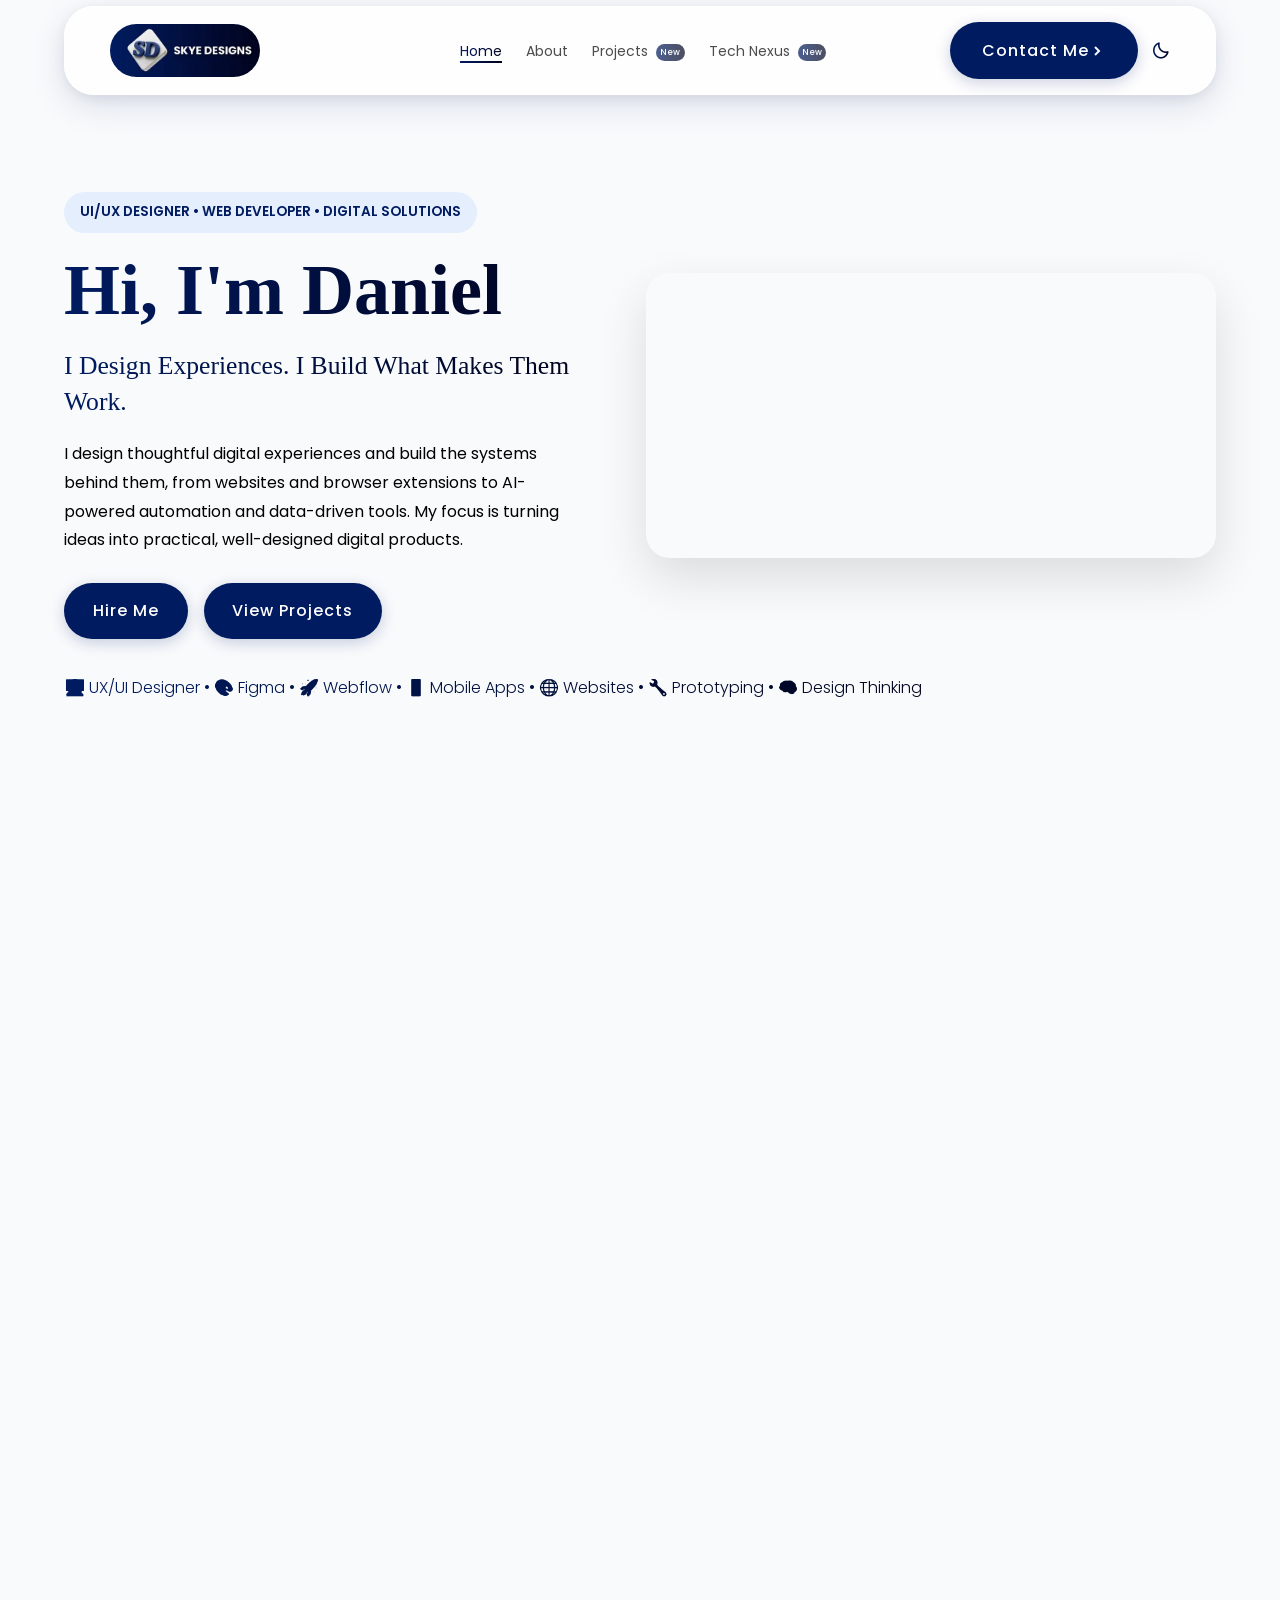
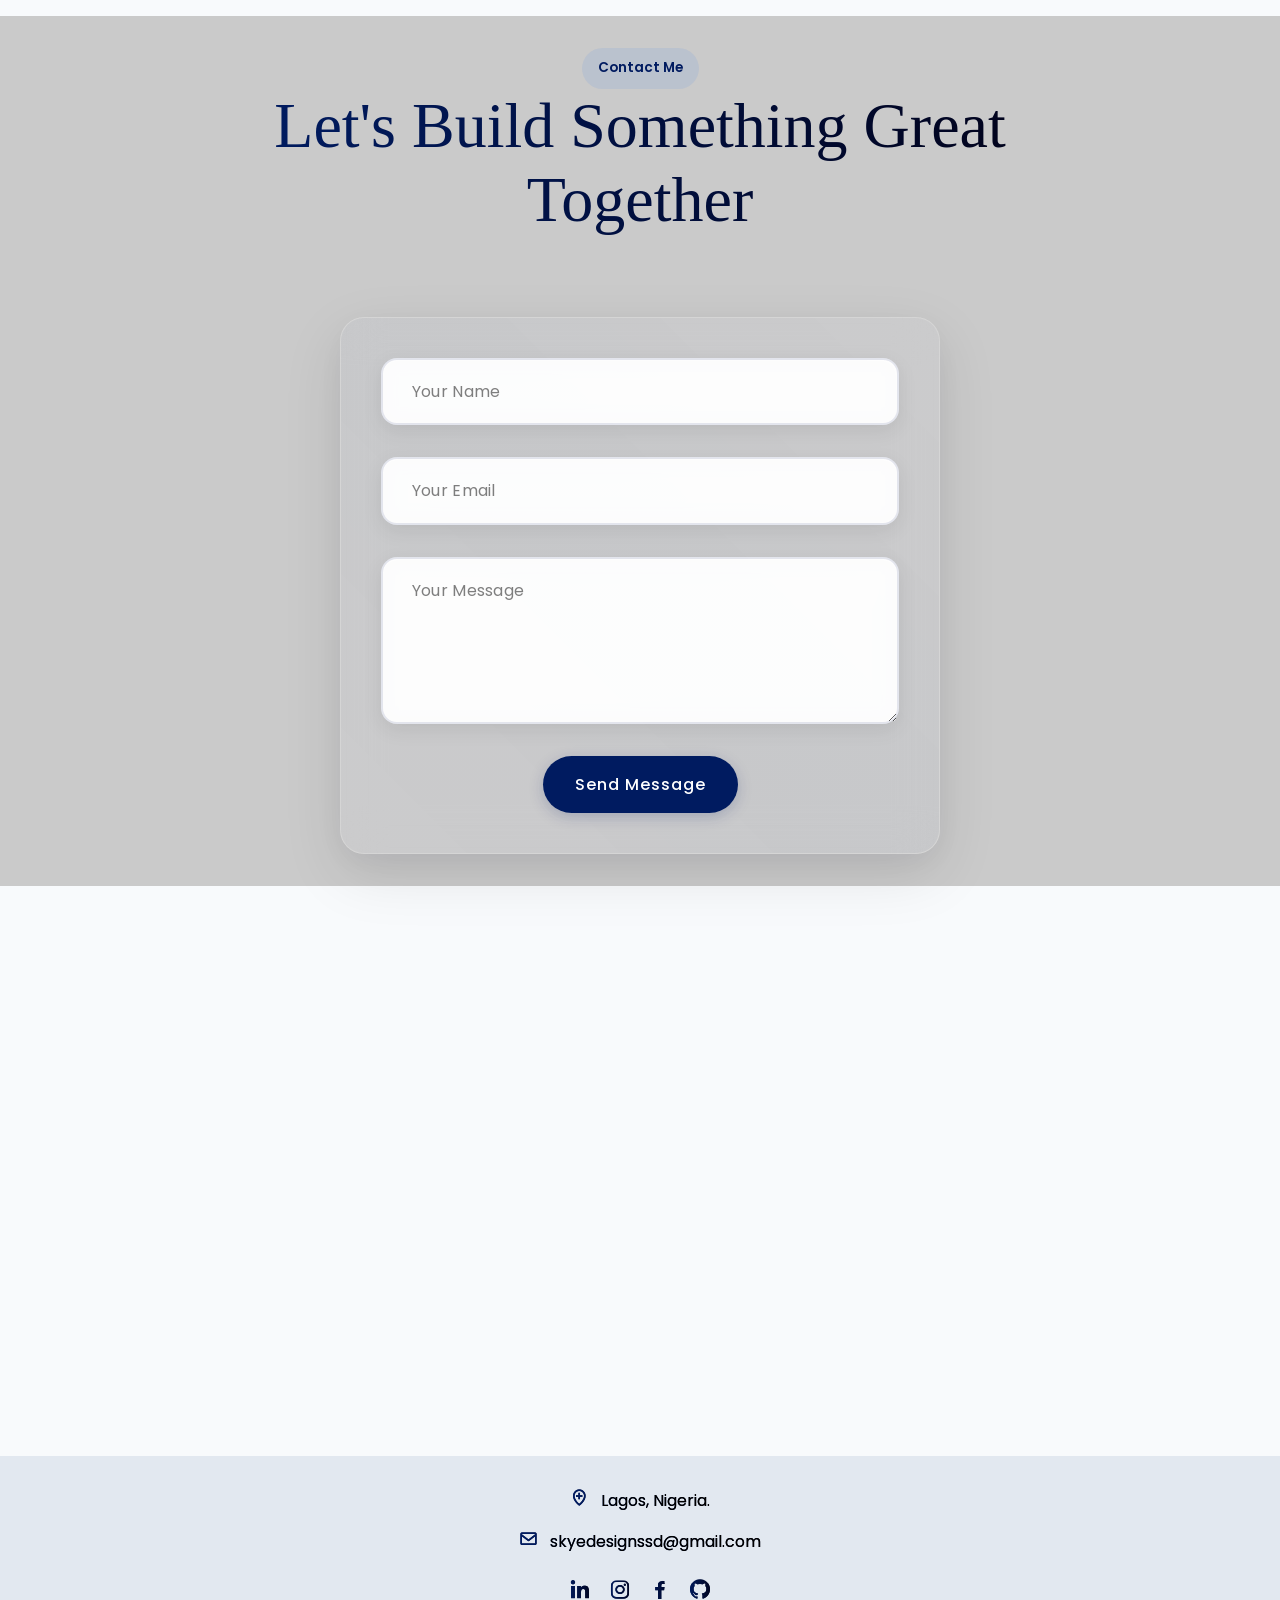
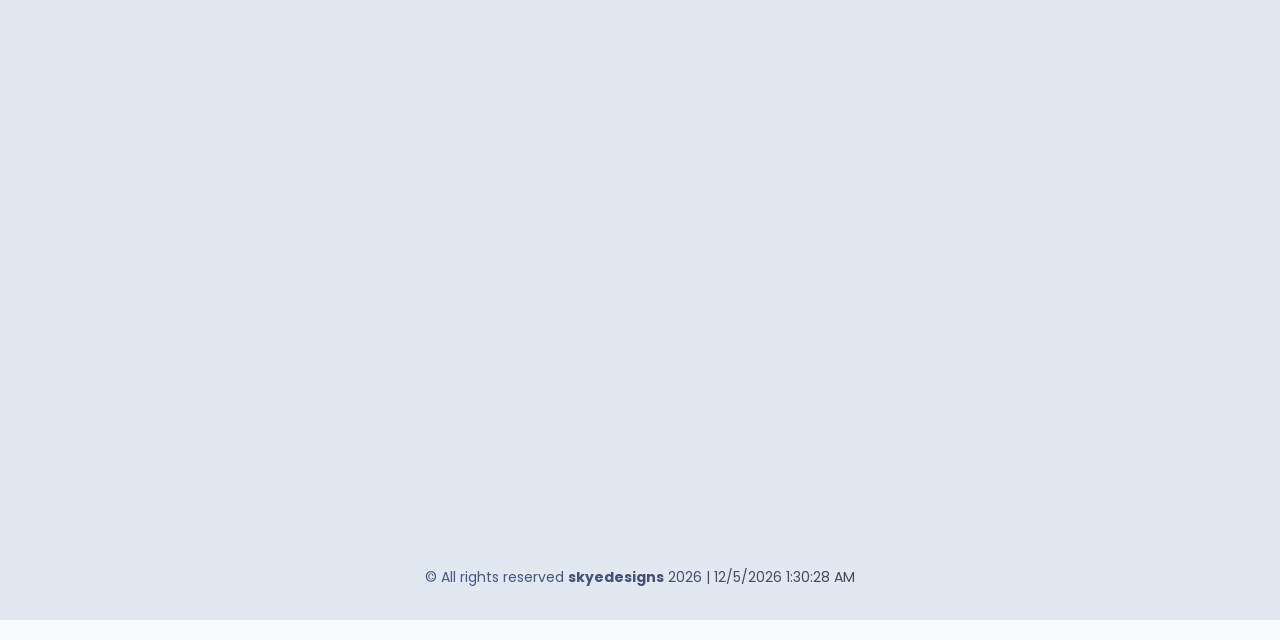
<file: index.html>
<!DOCTYPE html>
<html lang="en">
    <head>
        <meta charset="UTF-8">
        <meta name="viewport" content="width=device-width, initial-scale=1.0, maximum-scale=1.0, user-scalable=no">
      
        <meta name="description" content="Portfolio of Daniel Owolabi, a UI/UX Designer, Web Developer, and Data Analyst. Explore my projects, case studies, and professional expertise.">
        <meta name="keywords" content="Daniel Owolabi, UI/UX Designer, Web Developer, Data Analyst, Portfolio, Freelance, Frontend Developer, Digital Solutions, Projects">
        <meta name="author" content="Daniel Owolabi">
        <meta name="robots" content="index, follow">
      
        <title>Daniel Owolabi - UI/UX Designer, Web Developer & Data Analyst</title>
      
        <link rel="canonical" href="https://codewithskye.github.io/">
      
        <link rel="sitemap" type="application/xml" title="Sitemap" href="https://codewithskye.github.io/sitemap.xml">
      
        <meta property="og:type" content="website">
        <meta property="og:url" content="https://codewithskye.github.io/">
        <meta property="og:title" content="Daniel Owolabi - UI/UX Designer, Web Developer & Data Analyst">
        <meta property="og:description" content="Explore my portfolio showcasing UI/UX design, web development, and data analysis projects. Available for freelance opportunities.">
        <meta property="og:image" content="https://codewithskye.github.io/assets/profilepic.png">
      
        <meta name="twitter:card" content="summary_large_image">
        <meta name="twitter:site" content="@Daniel_Owolabi">
        <meta name="twitter:title" content="Daniel Owolabi - UI/UX Designer, Web Developer & Data Analyst">
        <meta name="twitter:description" content="Explore my portfolio showcasing UI/UX design, web development, and data analysis projects. Available for freelance opportunities.">
        <meta name="twitter:image" content="https://codewithskye.github.io/assets/profilepic.png">
      
        <link href="https://unpkg.com/boxicons@2.1.4/css/boxicons.min.css" rel="stylesheet">
        <link rel="stylesheet" href="style.css">
      
        <link href="https://fonts.googleapis.com/css2?family=Fredoka:wght@500;600;700&family=Poppins:wght@300;400;500;600&display=swap" rel="stylesheet">
      
        <link rel="icon" type="image/x-icon" href="skye_designs/favicon.ico">
        <link rel="apple-touch-icon" sizes="180x180" href="skye_designs/apple-touch-icon.png">
        <link rel="icon" type="image/png" sizes="32x32" href="skye_designs/favicon-32x32.png">
        <link rel="icon" type="image/png" sizes="16x16" href="skye_designs/favicon-16x16.png">
        <link rel="manifest" href="skye_designs/site.webmanifest">

        <script type="application/ld+json">
        {
          "@context": "https://schema.org",
          "@type": "Person",
          "name": "Daniel Owolabi",
          "url": "https://codewithskye.github.io/",
          "image": "https://codewithskye.github.io/assets/profilepic.png",
          "description": "UI/UX Designer, Web Developer, and Data Analyst showcasing creative projects and freelance services.",
          "jobTitle": "UI/UX Designer | Web Developer | Data Analyst",
          "worksFor": {
            "@type": "Organization",
            "name": "Freelance"
          },
          "sameAs": [
            "https://www.linkedin.com/in/codewithskye/",
            "https://www.instagram.com/code_withskye/",
            "https://github.com/codewithskye",
            "https://www.behance.net/danielowolabi"
          ]
        }
        </script>
    </head>
      
    
<body class="index-page">
        
<!-- Navigation -->
<nav class="mobile-scroll">
<!-- Logo -->
    <a href="index.html" class="site-logo" aria-label="Skye Portfolio Home">
        <img src="images/logo.webp" alt="Skye Logo">
    </a>
    <div class="menu-toggle-container">
        <div class="mode-toggle" title="Toggle Dark Mode">
            <i class='bx bx-moon' id="dark-mode-toggle"></i>
        </div>
        <div class="menu-toggle">
            <i class='bx bx-menu-alt-right' id="menu-open"></i>
            <i class='bx bx-x' id="menu-close" style="display: none;"></i>
        </div>
    </div>
    <ul class="links">
        <li><a href="index.html">Home</a></li>
        <li><a href="about.html">About</a></li>
        <li><a href="projects.html">Projects <span class="new-badge">New</span></a></li>
        <li><a href="technexus.html">Tech Nexus <span class="new-badge">New</span></a></li>
        <li><a href="contact.html" class="btn nav-btn">Contact Me <i class='bx bxs-chevron-right'></i></a></li>
    </ul>
    <div class="nav-right">
        <a href="contact.html" class="btn nav-btn">Contact Me <i class='bx bxs-chevron-right'></i></a>
        <div class="mode-toggle" title="Toggle Dark Mode">
            <i class='bx bx-moon' id="dark-mode-toggle"></i>
        </div>
    </div>
</nav>


<!-- Hero Section -->
<section id="home" class="hero-section">
    <div class="hero-container">
            <div class="hero-text">
                <span class="hero-tag">
                    UI/UX DESIGNER • WEB DEVELOPER • DIGITAL SOLUTIONS
                </span>
                <h1>Hi, I'm Daniel</h1>
                <h2 class="hero-subtitle">
                    I Design Experiences. I Build What Makes Them Work.
                </h2>
                <p class="hero-description">
                    I design thoughtful digital experiences and build the systems behind them, from websites and browser extensions to AI-powered automation and data-driven tools. My focus is turning ideas into practical, well-designed digital products.
                </p>
                <div class="hero-ctas">
                    <a href="#contact" class="btn btn-primary">
                        Hire Me
                    </a>
                    <a href="projects.html" class="btn btn-outline">
                        View Projects
                    </a>
                </div>
            </div>
        <div class="hero-video">

            <video
                autoplay
                muted
                loop
                playsinline
                preload="metadata">
                <source src="videos/hero-video.mp4" type="video/mp4">
                Your browser does not support HTML5 video.
            </video>
        </div>
    </div>
<br>
    <div class="marquee-container">

        <p class="marquee">
            👨‍💻 UX/UI Designer • 🎨 Figma • 🚀 Webflow • 📱 Mobile Apps • 🌐 Websites • 🔧 Prototyping • 🧠 Design Thinking
        </p>

    </div>

</section>

<!-- Recent Projects Section -->
<section id="recent-projects" class="mobile-scroll content-section">
    <div class="section-header">
        <span class="hero-tag">Recent Projects</span>
        <h2>Projects That Deliver Results</h2>
    </div>
<div class="recent-projects-grid">
<a href="projects.html#superplumber"
    class="recent-project-link">
    <div class="recent-project-card mobile-scroll">
        <img src="images/superplumberr.avif"
            alt="Miami Beach Super Plumber Website">
        <h3>Miami Beach Super Plumber — Service Business Website</h3>
        <p>
            A modern plumbing service website built to drive emergency service inquiries and build customer trust. The project combines conversion-focused UX, responsive frontend development, strategic call-to-actions, and smooth AOS animations to create an engaging user experience.
        </p>
    </div>
</a>
    <a href="projects.html#urbanblend"
        class="recent-project-link" rel="noopener noreferrer">
        <div class="recent-project-card mobile-scroll">
            <img src="images/urbanblend-uiux.webp" alt="UrbanBlend E-commerce Experience">

            <h3>UrbanBlend — E-commerce Product Experience Design</h3>
            <p>
                A premium e-commerce experience designed for a modern audio brand. The project focuses on product discovery,
                visual storytelling, and conversion-driven user flows, helping customers explore products, compare options,
                and make confident purchasing decisions.
            </p>
        </div>
    </a>
    <a href="projects.html#nexora"
        class="recent-project-link" rel="noopener noreferrer">
        <div class="recent-project-card mobile-scroll">
            <img src="images/nexora-fintech-app.webp" alt="Nexora Fintech Mobile App">
            <h3>Nexora — Fintech Mobile Banking Platform</h3>
            <p>
                A modern fintech mobile application designed to simplify digital banking, money transfers, and financial
                management. The experience prioritizes usability, trust, and efficiency through streamlined onboarding,
                intuitive navigation, and seamless transaction flows.
            </p>
        </div>
    </a>
     <div class="recent-projects-header">
        <a href="projects.html" class="see-more">See More <i class='bx bx-right-arrow-alt'></i></a>
    </div>
</section>
<!-- About Section -->
<section id="about" class="">
    <div class="about-container mobile-scroll">
        <div class="section-header">
            <span class="hero-tag">About Me</span>
            <h2>Design, Development, and Practical Digital Solutions</h2>
        </div>
        <div class="about-content">
            <div class="about-info mobile-scroll">
                <p>
                    I’m Daniel Owolabi, a UI/UX designer and web developer based in Lagos, Nigeria. I work across design and technology, creating digital products that are clear, useful, and built around how people actually use them.
                </p>
                <p>
                    My work covers UI/UX and product design, responsive websites, brand and visual design, browser extensions, AI automation, and AI customer service chatbots. I also work with data and digital tools, which helps me approach problems from both a design and technical perspective.
                </p>
                <p>
                    I’m not only interested in how a product looks. I care about how it works, how easily users can understand it, and how well the solution fits the actual problem. When needed, I can take an idea from the design stage into development and help turn it into something functional.
                </p>
                <a href="about.html" class="continue-reading">
                    Continue Reading <i class='bx bx-right-arrow-alt'></i>
                </a>
            </div>
            <img
                src="images/Profilepic.png"
                alt="Daniel Owolabi"
                class="about-image mobile-scroll"
                onerror="this.src='https://via.placeholder.com/320x320?text=Profile+Image';">
        </div>
    </div>
</section>

<!-- Skills Section -->
<section id="skills" class="mobile-scroll content-section">
    <div class="section-header">
        <span class="hero-tag">What I Do</span>
        <h2>Where I Can Contribute</h2>
    </div>
    <div class="skills-content">
        <div class="focus-section mobile-scroll slide-left">
            <h3><span>Services</span></h3>
            <div class="focus-list">
                <ul>
                    <li>UI/UX & Product Design</li>
                    <li>Mobile App Design</li>
                    <li>Website Design & Development</li>
                    <li>UX Audit & Redesign</li>
                    <li>Brand & Visual Design</li>
                    <li>AI Automation & Workflows</li>
                    <li>AI Customer Service Chatbot</li>
                    <li>Chrome Extension Development</li>
                    <li>Data Analysis & Digital Tools</li>
                </ul>
            </div>
        </div>
        <!-- Tools -->
        <div class="skills-progress mobile-scroll slide-right">
            <h3><span>Tools & Technologies</span></h3>
            <ul>
                <li>
                    <span>Figma</span>
                    <div class="progress-bar">
                        <div class="progress" style="width: 95%;"></div>
                    </div>
                </li>
                <li>
                    <span>HTML & CSS</span>
                    <div class="progress-bar">
                        <div class="progress" style="width: 90%;"></div>
                    </div>
                </li>
                <li>
                    <span>JavaScript</span>
                    <div class="progress-bar">
                        <div class="progress" style="width: 85%;"></div>
                    </div>
                </li>
                <li>
                    <span>Python</span>
                    <div class="progress-bar">
                        <div class="progress" style="width: 75%;"></div>
                    </div>
                </li>
                <li>
                    <span>Webflow</span>
                    <div class="progress-bar">
                        <div class="progress" style="width: 80%;"></div>
                    </div>
                </li>
            </ul>
        </div>
    </div>
</section>

<!-- Process Section -->
<section class="process-section mobile-scroll">

<div class="section-header">
    <span class="hero-tag">Process</span>
    <h2>From Idea to Launch, Every Step Matters</h2>
</div>

    <div class="process-timeline">

        <div class="timeline-line"></div>

        <div class="process-card">
            <div class="process-image">
                <img src="images/discover.webp" alt="Discovery Phase">
            </div>

            <div class="timeline-dot"></div>

            <h3>Discover</h3>

            <p>
                We discuss your goals, audience, challenges, and project
                requirements to create a clear direction.
            </p>
        </div>

        <div class="process-card">
            <div class="process-image">
                <img src="images/research.webp" alt="Research Phase">
            </div>

            <div class="timeline-dot"></div>

            <h3>Research</h3>

            <p>
                User research, competitor analysis, and planning help build
                a strong strategic foundation.
            </p>
        </div>

        <div class="process-card">
            <div class="process-image">
                <img src="images/design.webp" alt="Design Phase">
            </div>

            <div class="timeline-dot"></div>

            <h3>Design</h3>

            <p>
                Wireframes and high-fidelity designs are created with
                usability and business goals in mind.
            </p>
        </div>

        <div class="process-card">
            <div class="process-image">
                <img src="images/develop.webp" alt="Development Phase">
            </div>

            <div class="timeline-dot"></div>

            <h3>Develop</h3>

            <p>
                Clean, responsive, and scalable solutions are built using
                modern technologies and best practices.
            </p>
        </div>

        <div class="process-card">
            <div class="process-image">
                <img src="images/test.webp" alt="Testing Phase">
            </div>

            <div class="timeline-dot"></div>

            <h3>Launch</h3>

            <p>
                Thorough testing and optimization ensure everything performs
                smoothly before delivery.
            </p>
        </div>

    </div>

</section>

<!-- Testimonials Section -->
<section id="testimonials" class="mobile-scroll content-section">
    <div class="section-header">
        <span class="hero-tag">Testimonials</span>
        <h2>What Clients Say About Working With Me</h2>
    </div>
    <div class="testimonials-container">

        <div class="testimonial-card mobile-scroll">
            <p>
                The NeuroMech landing page exceeded our expectations. The 3D interaction made our brand feel futuristic and engaging, 
                and the overall experience kept users exploring longer than before.
            </p>
            <div class="testimonial-author">
                <div class="author-info">
                    <h3><span>Alex Morgan</span></h3>
                    <p>Product Lead, NeuroMech</p>
                </div>
                <img src="images/NeuroMech-logo.webp" alt="NeuroMech Logo" class="company-logo">
            </div>
        </div>

        <div class="testimonial-card mobile-scroll">
            <p>
                Skye made our DropMint platform feel clear and trustworthy. The structure, visuals, and flow helped users understand 
                the airdrop process instantly, which improved engagement across the site.
            </p>
            <div class="testimonial-author">
                <div class="author-info">
                    <h3><span>Justin K.</span></h3>
                    <p>Founder, DropMint</p>
                </div>
                <img src="images/Dropmint-logo.webp" alt="DropMint Logo" class="company-logo">
            </div>
        </div>

        <div class="testimonial-card mobile-scroll">
            <p>
                The NestVibe website is exactly what we needed. Property browsing is now simple, clean, and user-friendly. 
                Clients can find listings faster and reach out without confusion.
            </p>
            <div class="testimonial-author">
                <div class="author-info">
                    <h3><span>Rachel Adams</span></h3>
                    <p>Operations Manager, NestVibe Realty</p>
                </div>
                <img src="images/SF_logo.png" alt="NestVibe Logo" class="company-logo">
            </div>
        </div>

        <div class="testimonial-card mobile-scroll">
            <p>
                The product page design was clean and conversion-focused. The layout made it easy for users to understand the product 
                and take action quickly. It significantly improved the overall shopping experience.
            </p>
            <div class="testimonial-author">
                <div class="author-info">
                    <h3><span>Kevin Lee</span></h3>
                    <p>E-commerce Manager</p>
                </div>
                <img src="images/shop_dart.png" alt="E-commerce Logo" class="company-logo">
            </div>
        </div>

    </div>
</section>

<!-- CTA Section -->
<section class="cta-section mobile-scroll">
    <div class="cta-container">
        <h2 class="cta-heading">Need a clean, modern app or website design?</h2>
        
        <p class="cta-subtext">
            I help businesses and startups design user-friendly digital products that are easy to use and built to perform. Let’s work together to bring your idea to life.
        </p>
        
        <a href="contact.html" class="btn">
            Start a Project
            <i class="bx bx-right-arrow-alt"></i>
        </a>
    </div>
</section>

<!-- FAQ Section -->
<section id="faq" class="mobile-scroll content-section">
    <div class="section-header">
        <span class="hero-tag">FAQ</span>
        <h2>Answers to Common Questions</h2>
    </div>
    <p class="faq-intro mobile-scroll">Here are some common questions I get asked. Feel free to reach out if you have more!</p>
    <div class="faq-container">
        <div class="faq-item mobile-scroll">
            <div class="faq-question">
                <h3>What is your design process like?</h3>
                <i class='bx bx-plus'></i>
            </div>
            <div class="faq-answer">
                <p>My design process starts with understanding your goals and users, followed by research, wireframing, prototyping, and iterative testing. I ensure constant communication to align with your vision and deliver user-centric designs.</p>
            </div>
        </div>
        <div class="faq-item mobile-scroll">
            <div class="faq-question">
                <h3>How long does a project take?</h3>
                <i class='bx bx-plus'></i>
            </div>
            <div class="faq-answer">
                <p>Project timelines depend on scope, but typically range from 1 weeks for small projects to 2-3 weeks or more for larger ones.</p>
            </div>
        </div>
        <div class="faq-item mobile-scroll">
            <div class="faq-question">
                <h3>Do you work with startups?</h3>
                <i class='bx bx-plus'></i>
            </div>
            <div class="faq-answer">
                <p>Sure! I love helping startups bring their ideas to life with user-focused designs and robust development.</p>
            </div>
        </div>
        <div class="faq-item mobile-scroll">
            <div class="faq-question">
                <h3>Do you offer ongoing support?</h3>
                <i class='bx bx-plus'></i>
            </div>
            <div class="faq-answer">
                <p>Yes, I offer maintenance and support packages to ensure your website or app remains updated and performs optimally. We can discuss a plan that suits your needs after project completion.</p>
            </div>
        </div>
        <div class="faq-item mobile-scroll">
            <div class="faq-question">
                <h3>My company doesn’t have a brand logo yet, can you help with that?</h3>
                <i class='bx bx-plus'></i>
            </div>
            <div class="faq-answer">
                <p>Absolutely! I’d be happy to create a custom brand logo for your business.</p>
            </div>
        </div>
        <div class="faq-item mobile-scroll">
            <div class="faq-question">
                <h3>Can you also create video ads for my brand?</h3>
                <i class='bx bx-plus'></i>
            </div>
            <div class="faq-answer">
                <p>Yes, I can help with that too! We can discuss the pricing details based on your specific needs.</p>
            </div>
        </div>
    </div>
</section>

<!-- Blog Section -->
<section id="blog" class="mobile-scroll content-section">
    <div class="projects-header">
        <div class="section-header">
            <span class="hero-tag">Tech Nexus</span>
            <h2>Insights, Trends & Innovations in Technology</h2>
        </div>
    </div>
    <div class="projects-container">
        <a href="https://gamma.app/docs/AUTOMATION-AI-CUSTOMER-SERVICE-CHATBOTS-uuje9tuzg6yhdw7" class="blog-link" target="_blank" rel="noopener noreferrer">
            <div class="box mobile-scroll">
                <h1><span>AI + AUTOMATION</span></h1>
                <p>5-Day Mini-Class for Business Owners</p>
                <p style="font-style: italic;">By Daniel Owolabi</p>
                <img src="images/autohead.webp" alt="AI + Automation Mini-Class" onerror="this.src='https://via.placeholder.com/300x200?text=AI+%2B+Automation';">
            </div>
        </a>
        <a href="https://t.me/blumcrypto/891" class="blog-link" target="_blank" rel="noopener noreferrer">
            <div class="box mobile-scroll">
                <h1><span>How to spot a legit token from a scam?🕵️‍♂️</span></h1>
                <p>Blum gives you verified charts, holder stats, and community signals</p>
                <img src="images/blum.jpeg" alt="UI/UX Trends" onerror="this.src='https://via.placeholder.com/300x200?text=UIUX+Trendshttps://via.placeholder.com/300x200?text=Responsive+Design';">
            </div>
        </a>
        <a href="https://t.me/signal_spectrum" class="blog-link" target="_blank" rel="noopener noreferrer">
            <div class="box mobile-scroll">
                <h1><span>Signal Spectrum</span></h1>
                <p>Signal Spectrum is your trusted source for timely updates, daily GameFi airdrop combos, and potential project insights, on Telegram.</p>
                <img src="images/signal.jpg" alt="Responsive Design" onerror="this.src='https://via.placeholder.com/300x200?text=Responsive+Design';">
            </div>
        </a>
    </div><br>
    <div class="recent-projects-header">
        <a href="technexus.html" class="see-more">See More <i class='bx bx-right-arrow-alt'></i></a>
    </div>
</section>

<!-- Contact Section -->
<section id="contact" class="content-section">
    <div class="section-header">
        <span class="hero-tag">Contact Me</span>
        <h2>Let's Build Something Great Together</h2>
    </div>
    <form id="contactForm" action="https://formspree.io/f/movdqpoe" method="POST" class="mobile-scroll">
        <div class="input-box">
            <input type="text" name="name" placeholder="Your Name" required>
        </div>
        <div class="input-box">
            <input type="email" name="email" placeholder="Your Email" required>
        </div>
        <div class="input-box">
            <textarea name="message" placeholder="Your Message" rows="5" required></textarea>
        </div>
        <button type="submit" class="btn">Send Message</button>
    </form>
</section>

<!-- QR Code Section -->
<section class="qr-code-section mobile-scroll content-section">
    <h2 class="qr-header">Connect Instantly</h2>
    <div class="qr-container">
        <div class="qr-box">
            <a href="https://wa.me/+2347016794490" target="_blank" rel="noopener noreferrer">
                <img src="images/whatsapp_qr.jpg" alt="WhatsApp QR Code" class="qr-image">
            </a>
            <p class="qr-text">Click or Scan for WhatsApp</p>
        </div>
        <div class="qr-box">
            <a href="https://www.linkedin.com/in/codewithskye/" target="_blank" rel="noopener noreferrer">
                <img src="images/linkedin_qr.jpg" alt="LinkedIn QR Code" class="qr-image">
            </a>
            <p class="qr-text">Click or Scan for LinkedIn</p>
        </div>
        <div class="qr-box">
            <a href="https://x.com/codewithskye" target="_blank" rel="noopener noreferrer">
                <img src="images/x_img.webp" alt="X QR Code" class="qr-image">
            </a>
            <p class="qr-text">Click or Scan for X (twitter)</p>
        </div>
        <div class="qr-box">
            <a href="https://www.instagram.com/code.withskye/" target="_blank" rel="noopener noreferrer">
                <img src="images/instagram_qr.jpg" alt="Instagram QR Code" class="qr-image">
            </a>
            <p class="qr-text">Click or Scan for Instagram</p>
        </div>
    </div>
</section>

<!-- popupbutton -->
<div id="desktop-modal" class="desktop-modal hidden">
    <div class="desktop-overlay" id="desktop-overlay"></div>
    <div class="desktop-card">
        <img src="images/desktop-preview.png" alt="Desktop view preview" class="desktop-image">
        <p class="desktop-text">Copy this link to try the full experience on desktop</p>
        <div class="desktop-buttons">
            <button id="copy-link-btn" class="btn desktop-btn">Copy Link</button>
            <button id="maybe-later-btn" class="btn desktop-btn outline">Maybe Later</button>
        </div>
    </div>
</div>

<!-- Footer -->
<footer class="mobile-scroll content-section">
<div class="col-left">
    <div class="col-box">
        <span><i class='bx bx-location-plus'></i></span>
        <span>Lagos, Nigeria.</span>
    </div>
    <div class="col-box">
        <span><i class='bx bx-envelope'></i></span>
        <span>skyedesignssd@gmail.com</span>
    </div>
</div>
<div class="col-right">
    <div class="social-icons">
        <a href="https://www.linkedin.com/in/codewithskye/" target="_blank" rel="noopener noreferrer"><span><i class='bx bxl-linkedin'></i></span></a>
        <a href="https://www.instagram.com/code.withskye/" target="_blank" rel="noopener noreferrer"><span><i class='bx bxl-instagram'></i></span></a>
        <a href="https://web.facebook.com/codewithskye" target="_blank" rel="noopener noreferrer"><span><i class='bx bxl-facebook'></i></span></a>
        <a href="https://github.com/codewithskye" target="_blank" rel="noopener noreferrer"><span><i class='bx bxl-github'></i></span></a>
    </div>
</div>


<!-- Newsletter Subscription -->
<div class="newsletter-container mobile-scroll" id="newsletter">
    <h2 class="newsletter-heading">
        <span>Want a more personalized experience? Enter your email.</span>
    </h2>
    <p class="newsletter-subtext">
        Subscribe for more updates, latest posts, projects, and tech insights!
    </p>

    <form id="newsletter-form" class="mobile-scroll">
        <div class="input-box">
            <input type="email" name="email" placeholder="Your Email" required>
        </div>
        <button type="submit" class="btn">
            Continue <i class='bx bx-envelope'></i>
        </button>
        <div id="newsletter-feedback" class="newsletter-feedback">
            <div class="feedback-content">
                <div class="loader hidden"></div>
                <div class="success-message hidden">
                    <i class='bx bx-check-circle'></i>
                    <span>Yayy! We’ve just sent a special greeting to your email!</span>
                </div>
                <div class="error-message hidden"></div>
            </div>
        </div>
    </form>
</div>


<div class="copyright">
    <span id="copyright-text"></span>
</div>
    
</footer>

<!-- Skye Designs AI Customer Service Chatbot -->
<script src="https://cdn.botpress.cloud/webchat/v5.0/inject.js"></script>
<script src="https://files.bpcontent.cloud/2026/08/19/11/20260819115129-JHOZGTJA.js" defer></script>


<script>
    function downloadResume(file) {
      if(file) {
        window.location.href = file;
      }
    }
function updateDateTime() {
    const now = new Date();

    const year = now.getFullYear();
    const date = now.toLocaleDateString();
    const time = now.toLocaleTimeString();

    document.getElementById("copyright-text").innerHTML =
        `© All rights reserved <strong>skyedesigns</strong> ${year} | ${date} ${time}`;
}

updateDateTime();

setInterval(updateDateTime, 1000);

</script>
    <script src="script.js"></script>
    <button id="scroll-arrow" class="scroll-arrow hidden" title="Scroll to top">
        <i class='bx bx-chevron-up'></i>
    </button>
    <div id="toast" class="toast hidden">
        <span id="toast-message"></span>
    </div>
</body>
</html>
</file>
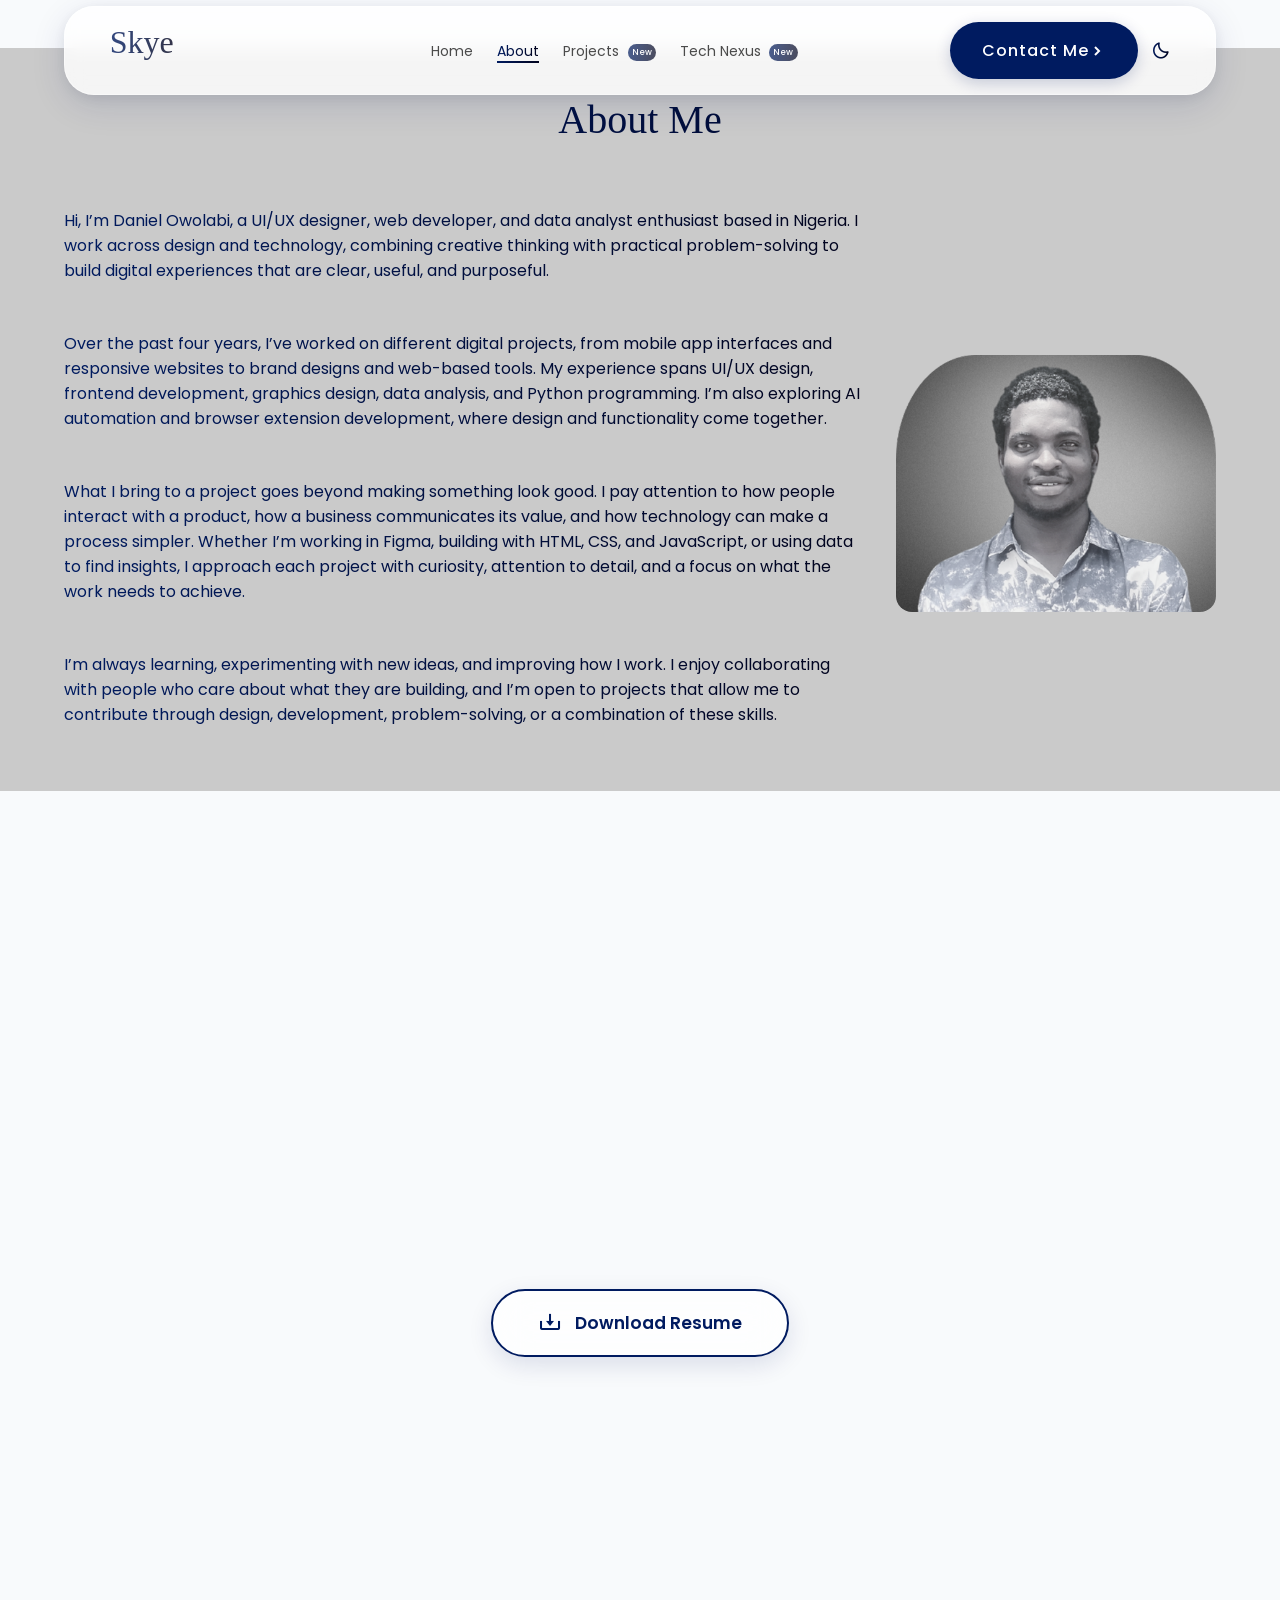
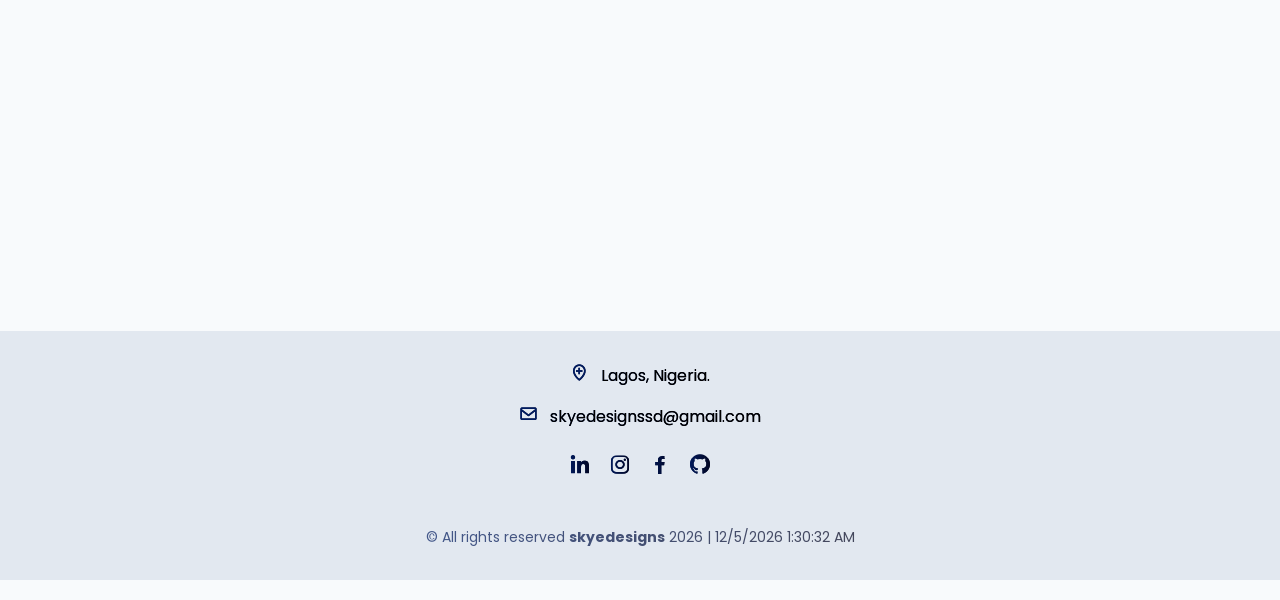
<file: about.html>
<!DOCTYPE html>
<html lang="en">
    <head>
        <meta charset="UTF-8">
        <meta name="viewport" content="width=device-width, initial-scale=1.0">
        <meta name="description" content="Learn more about Daniel Owolabi, a freelance UI/UX designer and web developer based in Lagos, Nigeria.">
        <meta name="author" content="Daniel Owolabi">
        <title>About Daniel Owolabi | UI/UX Designer & Web Developer</title>
      
        <link rel="preconnect" href="https://fonts.googleapis.com">
        <link rel="preconnect" href="https://fonts.gstatic.com" crossorigin>
        <link href="https://fonts.googleapis.com/css2?family=Poppins:wght@300;400;500;600;700&display=swap" rel="stylesheet">
      
        <link href="https://unpkg.com/boxicons@2.1.4/css/boxicons.min.css" rel="stylesheet">
        <link rel="stylesheet" href="style.css">
        
        <link rel="icon" type="image/x-icon" href="skye_designs/favicon.ico">
        <link rel="apple-touch-icon" sizes="180x180" href="skye_designs/apple-touch-icon.png">
        <link rel="icon" type="image/png" sizes="32x32" href="skye_designs/favicon-32x32.png">
        <link rel="icon" type="image/png" sizes="16x16" href="skye_designs/favicon-16x16.png">
        <link rel="manifest" href="skye_designs/site.webmanifest">
      
        <script type="application/ld+json">
        {
          "@context": "https://schema.org",
          "@type": "Person",
          "name": "Daniel Owolabi",
          "jobTitle": "UI/UX Designer & Web Developer",
          "url": "https://codewithskye.github.io/about.html",
          "sameAs": [
          "https://www.linkedin.com/in/codewithskye/",
          "https://www.instagram.com/code_withskye/",
          "https://github.com/codewithskye",
          "https://www.behance.net/danielowolabi"
          ]
        }
        </script>
    </head>
      
<body>
<!-- Navigation -->
<nav class="scroll-reveal">
    <a href="index.html" class="logo"><h2>Skye</h2></a>
    <div class="menu-toggle-container">
        <div class="mode-toggle" title="Toggle Dark Mode">
            <i class='bx bx-moon' id="dark-mode-toggle"></i>
        </div>
        <div class="menu-toggle">
            <i class='bx bx-menu-alt-right' id="menu-open"></i>
            <i class='bx bx-x' id="menu-close" style="display: none;"></i>
        </div>
    </div>
    <ul class="links">
        <li><a href="index.html">Home</a></li>
        <li><a href="about.html">About</a></li>
        <li><a href="projects.html">Projects <span class="new-badge">New</span></a></li>
        <li><a href="technexus.html">Tech Nexus <span class="new-badge">New</span></a></li>            
        <li><a href="contact.html" class="btn nav-btn">Contact Me <i class='bx bxs-chevron-right'></i></a></li>
    </ul>
    <div class="nav-right">
        <a href="contact.html" class="btn nav-btn">Contact Me <i class='bx bxs-chevron-right'></i></a>
        <div class="mode-toggle" title="Toggle Dark Mode">
            <i class='bx bx-moon' id="dark-mode-toggle"></i>
        </div>
    </div>
</nav>

<!-- About Section -->
<section id="about" class="scroll-reveal">
    <div class="about-container scroll-reveal">
        <h1 class="header scroll-reveal">About Me</h1>
        <div class="about-content">
            <div class="about-info scroll-reveal">
                <p>
                    Hi, I’m Daniel Owolabi, a UI/UX designer, web developer, and data analyst enthusiast based in Nigeria. I work across design and technology, combining creative thinking with practical problem-solving to build digital experiences that are clear, useful, and purposeful.
                </p>
                <p>
                    Over the past four years, I’ve worked on different digital projects, from mobile app interfaces and responsive websites to brand designs and web-based tools. My experience spans UI/UX design, frontend development, graphics design, data analysis, and Python programming. I’m also exploring AI automation and browser extension development, where design and functionality come together.
                </p>
                <p>
                    What I bring to a project goes beyond making something look good. I pay attention to how people interact with a product, how a business communicates its value, and how technology can make a process simpler. Whether I’m working in Figma, building with HTML, CSS, and JavaScript, or using data to find insights, I approach each project with curiosity, attention to detail, and a focus on what the work needs to achieve.
                </p>
                <p>
                    I’m always learning, experimenting with new ideas, and improving how I work. I enjoy collaborating with people who care about what they are building, and I’m open to projects that allow me to contribute through design, development, problem-solving, or a combination of these skills.
                </p>
            </div>
            <img
                src="images/Profilepic.png"
                alt="Daniel Owolabi"
                class="about-image scroll-reveal">
        </div>
    </div>
</section>


<!-- Skills Section -->
<section id="skills" class="mobile-scroll content-section">
    <h1 class="skills-heading mobile-scroll">
        What I Do
    </h1>
    <div class="skills-content">
        <!-- Services -->
        <div class="focus-section mobile-scroll slide-left">
            <h3><span>Areas I Work In</span></h3>
            <div class="focus-list">
                <ul>
                    <li>UI/UX & Product Design</li>
                    <li>Website Design & Development</li>
                    <li>Brand & Visual Design</li>
                    <li>AI Automation & Workflows</li>
                    <li>Chrome Extension Development</li>
                    <li>Data Analysis & Digital Tools</li>
                </ul>
            </div>
        </div>
        <!-- Tools -->
        <div class="skills-progress mobile-scroll slide-right">
            <h3><span>Tools & Technologies</span></h3>
            <ul>
                <li>
                    <span>Figma</span>
                    <div class="progress-bar">
                        <div class="progress" style="width: 95%;"></div>
                    </div>
                </li>
                <li>
                    <span>HTML & CSS</span>
                    <div class="progress-bar">
                        <div class="progress" style="width: 90%;"></div>
                    </div>
                </li>
                <li>
                    <span>JavaScript</span>
                    <div class="progress-bar">
                        <div class="progress" style="width: 85%;"></div>
                    </div>
                </li>
                <li>
                    <span>Python</span>
                    <div class="progress-bar">
                        <div class="progress" style="width: 75%;"></div>
                    </div>
                </li>
                <li>
                    <span>Webflow</span>
                    <div class="progress-bar">
                        <div class="progress" style="width: 80%;"></div>
                    </div>
                </li>
            </ul>
        </div>
    </div>
</section>

<div class="resume-download-wrapper">
    <a href="Daniel_Owolabi_ui.pdf" class="resume-btn" download>
        <i class='bx bx-download'></i>
        Download Resume
    </a>
</div>

<!-- QR Code Section -->
<section class="qr-code-section mobile-scroll content-section">
    <h2 class="qr-header">Connect Instantly</h2>
    <div class="qr-container">
        <div class="qr-box">
            <a href="https://wa.me/+2347016794490" target="_blank" rel="noopener noreferrer">
                <img src="images/whatsapp_qr.jpg" alt="WhatsApp QR Code" class="qr-image">
            </a>
            <p class="qr-text">Click or Scan for WhatsApp</p>
        </div>
        <div class="qr-box">
            <a href="https://www.linkedin.com/in/codewithskye/" target="_blank" rel="noopener noreferrer">
                <img src="images/linkedin_qr.jpg" alt="LinkedIn QR Code" class="qr-image">
            </a>
            <p class="qr-text">Click or Scan for LinkedIn</p>
        </div>
        <div class="qr-box">
            <a href="https://x.com/codewithskye" target="_blank" rel="noopener noreferrer">
                <img src="images/x_img.webp" alt="X QR Code" class="qr-image">
            </a>
            <p class="qr-text">Click or Scan for X (twitter)</p>
        </div>
        <div class="qr-box">
            <a href="https://www.instagram.com/code.withskye/" target="_blank" rel="noopener noreferrer">
                <img src="images/instagram_qr.jpg" alt="Instagram QR Code" class="qr-image">
            </a>
            <p class="qr-text">Click or Scan for Instagram</p>
        </div>
    </div>
</section>

    <footer class="mobile-scroll content-section">
            <div class="col-left">
                <div class="col-box">
                    <span><i class='bx bx-location-plus'></i></span>
                    <span>Lagos, Nigeria.</span>
                </div>
                <div class="col-box">
                    <span><i class='bx bx-envelope'></i></span>
                    <span>skyedesignssd@gmail.com</span>
                </div>
            </div>
            <div class="col-right">
                <div class="social-icons">
                    <a href="https://www.linkedin.com/in/codewithskye/" target="_blank" rel="noopener noreferrer"><span><i class='bx bxl-linkedin'></i></span></a>
                    <a href="https://www.instagram.com/code.withskye/" target="_blank" rel="noopener noreferrer"><span><i class='bx bxl-instagram'></i></span></a>
                    <a href="https://web.facebook.com/codewithskye" target="_blank" rel="noopener noreferrer"><span><i class='bx bxl-facebook'></i></span></a>
                    <a href="https://github.com/codewithskye" target="_blank" rel="noopener noreferrer"><span><i class='bx bxl-github'></i></span></a>
                </div>
            </div>
        <div class="copyright">
            <span id="copyright-text"></span>
        </div>
        
</footer>

<!-- Skye Designs AI Customer Service Chatbot -->
<script src="https://cdn.botpress.cloud/webchat/v5.0/inject.js"></script>
<script src="https://files.bpcontent.cloud/2026/08/19/11/20260819115129-JHOZGTJA.js" defer></script>


<script>
    function downloadResume(file) {
      if(file) {
        window.location.href = file;
      }
    }
function updateDateTime() {
    const now = new Date();

    const year = now.getFullYear();
    const date = now.toLocaleDateString();
    const time = now.toLocaleTimeString();

    document.getElementById("copyright-text").innerHTML =
        `© All rights reserved <strong>skyedesigns</strong> ${year} | ${date} ${time}`;
}

updateDateTime();

setInterval(updateDateTime, 1000);

</script>
    <button id="scroll-arrow" class="scroll-arrow hidden" title="Scroll to top">
        <i class='bx bx-chevron-up'></i>
    </button>
    <script src="script.js"></script>
</body>
</html>
</file>
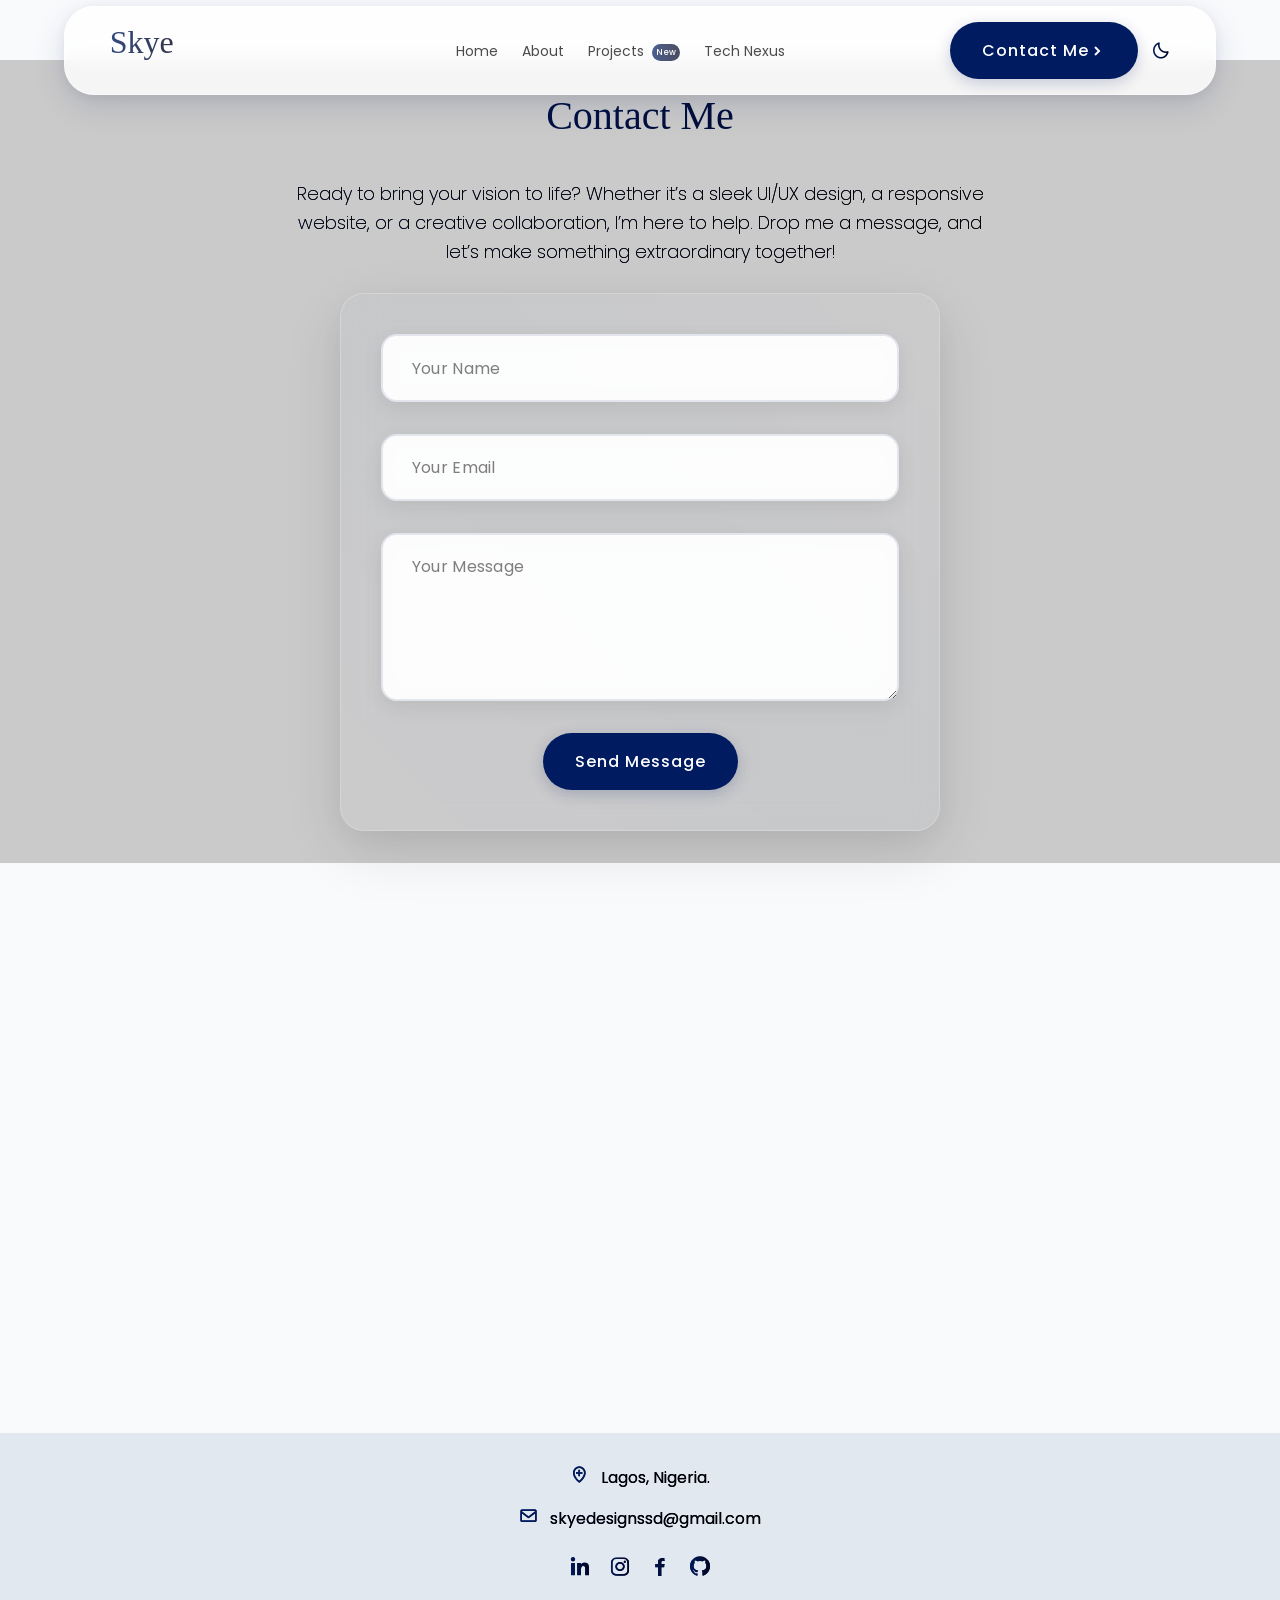
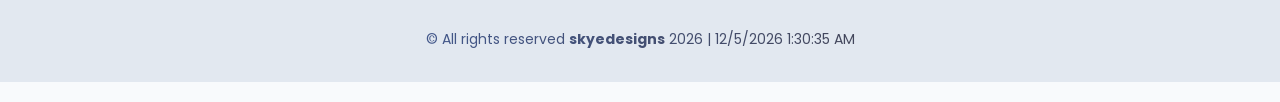
<file: contact.html>
<!DOCTYPE html>
<html lang="en">
    <head>
        <meta charset="UTF-8">
        <meta name="viewport" content="width=device-width, initial-scale=1.0">
      
        <meta name="description" content="Get in touch with Daniel Owolabi, a UI/UX designer and web developer based in Lagos, Nigeria.">
        <meta name="keywords" content="Contact Daniel Owolabi, UI/UX design, web development, portfolio, Lagos Nigeria">
        <meta name="author" content="Daniel Owolabi">
      
        <title>Contact Daniel Owolabi - UI/UX Designer & Web Developer</title>
      
        <link rel="preconnect" href="https://fonts.googleapis.com">
        <link rel="preconnect" href="https://fonts.gstatic.com" crossorigin>
        <link href="https://fonts.googleapis.com/css2?family=Poppins:wght@300;400;500;600;700&family=Helvetica+Neue&display=swap" rel="stylesheet">
      
        <link href='https://unpkg.com/boxicons@2.1.4/css/boxicons.min.css' rel='stylesheet'>
      
        <link rel="stylesheet" href="style.css">
      
        <link rel="icon" type="image/x-icon" href="skye_designs/favicon.ico">
        <link rel="apple-touch-icon" sizes="180x180" href="skye_designs/apple-touch-icon.png">
        <link rel="icon" type="image/png" sizes="32x32" href="skye_designs/favicon-32x32.png">
        <link rel="icon" type="image/png" sizes="16x16" href="skye_designs/favicon-16x16.png">
        <link rel="manifest" href="skye_designs/site.webmanifest">

        <script type="application/ld+json">
        {
          "@context": "https://schema.org",
          "@type": "ContactPage",
          "mainEntity": {
            "@type": "Person",
            "name": "Daniel Owolabi",
            "jobTitle": "UI/UX Designer & Web Developer",
            "address": {
              "@type": "PostalAddress",
              "addressLocality": "Lagos",
              "addressCountry": "Nigeria"
            },
            "email": "mailto:youremail@example.com",
            "url": "https://your-portfolio-link.com/contact.html"
          }
        }
        </script>
      </head>
      
<body>

    <!-- Navigation -->
    <nav class="mobile-scroll">
        <a href="index.html" class="logo"><h2>Skye</h2></a>
        <div class="menu-toggle-container">
            <div class="mode-toggle" title="Toggle Dark Mode">
                <i class='bx bx-moon' id="dark-mode-toggle"></i>
            </div>
            <div class="menu-toggle">
                <i class='bx bx-menu-alt-right' id="menu-open"></i>
                <i class='bx bx-x' id="menu-close" style="display: none;"></i>
            </div>
        </div>
        <ul class="links">
            <li><a href="index.html">Home</a></li>
            <li><a href="about.html">About</a></li>
            <li><a href="projects.html">Projects <span class="new-badge">New</span></a></li>
            <li><a href="technexus.html">Tech Nexus</a></li>
            <li><a href="contact.html" class="btn nav-btn">Contact Me <i class='bx bxs-chevron-right'></i></a></li>
        </ul>
        <div class="nav-right">
            <a href="contact.html" class="btn nav-btn">Contact Me <i class='bx bxs-chevron-right'></i></a>
            <div class="mode-toggle" title="Toggle Dark Mode">
                <i class='bx bx-moon' id="dark-mode-toggle"></i>
            </div>
        </div>
    </nav>

    <!-- Contact Section -->
    <section id="contact" class="mobile-scroll content-section">
        <h1 class="header mobile-scroll">Contact Me</h1>
        <p class="contact-intro mobile-scroll">Ready to bring your vision to life? Whether it’s a sleek UI/UX design, a responsive website, or a creative collaboration, I’m here to help. Drop me a message, and let’s make something extraordinary together!</p>
        <form id="contactForm" action="https://formspree.io/f/movdqpoe" method="POST" class="mobile-scroll">
            <div class="input-box">
                <input type="text" name="name" placeholder="Your Name" required>
            </div>
            <div class="input-box">
                <input type="email" name="email" placeholder="Your Email" required>
            </div>
            <div class="input-box">
                <textarea name="message" placeholder="Your Message" rows="5" required></textarea>
            </div>
            <button type="submit" class="btn">Send Message</button>
        </form>
    </section>

<!-- QR Code Section -->
<section class="qr-code-section mobile-scroll content-section">
    <h2 class="qr-header">Connect Instantly</h2>
    <div class="qr-container">
        <div class="qr-box">
            <a href="https://wa.me/+2347016794490" target="_blank" rel="noopener noreferrer">
                <img src="images/whatsapp_qr.jpg" alt="WhatsApp QR Code" class="qr-image">
            </a>
            <p class="qr-text">Click or Scan for WhatsApp</p>
        </div>
        <div class="qr-box">
            <a href="https://www.linkedin.com/in/codewithskye/" target="_blank" rel="noopener noreferrer">
                <img src="images/linkedin_qr.jpg" alt="LinkedIn QR Code" class="qr-image">
            </a>
            <p class="qr-text">Click or Scan for LinkedIn</p>
        </div>
        <div class="qr-box">
            <a href="https://x.com/codewithskye" target="_blank" rel="noopener noreferrer">
                <img src="images/x_img.webp" alt="X QR Code" class="qr-image">
            </a>
            <p class="qr-text">Click or Scan for X (twitter)</p>
        </div>
        <div class="qr-box">
            <a href="https://www.instagram.com/code.withskye/" target="_blank" rel="noopener noreferrer">
                <img src="images/instagram_qr.jpg" alt="Instagram QR Code" class="qr-image">
            </a>
            <p class="qr-text">Click or Scan for Instagram</p>
        </div>
    </div>
</section>


<!-- Footer -->
<footer class="mobile-scroll content-section">
    <div class="col-left">
        <div class="col-box">
            <span><i class='bx bx-location-plus'></i></span>
            <span>Lagos, Nigeria.</span>
        </div>
        <div class="col-box">
            <span><i class='bx bx-envelope'></i></span>
            <span>skyedesignssd@gmail.com</span>
        </div>
    </div>
    <div class="col-right">
        <div class="social-icons">
            <a href="https://www.linkedin.com/in/codewithskye/" target="_blank" rel="noopener noreferrer"><span><i class='bx bxl-linkedin'></i></span></a>
            <a href="https://www.instagram.com/code.withskye/" target="_blank" rel="noopener noreferrer"><span><i class='bx bxl-instagram'></i></span></a>
            <a href="https://web.facebook.com/codewithskye" target="_blank" rel="noopener noreferrer"><span><i class='bx bxl-facebook'></i></span></a>
            <a href="https://github.com/codewithskye" target="_blank" rel="noopener noreferrer"><span><i class='bx bxl-github'></i></span></a>
        </div>
    </div>
    <div class="copyright">
        <span id="copyright-text"></span>
    </div>          
</footer>

<!-- Skye Designs AI Customer Service Chatbot -->
<script src="https://cdn.botpress.cloud/webchat/v5.0/inject.js"></script>
<script src="https://files.bpcontent.cloud/2026/08/19/11/20260819115129-JHOZGTJA.js" defer></script>



<script>
    function downloadResume(file) {
      if(file) {
        window.location.href = file;
      }
    }
function updateDateTime() {
    const now = new Date();

    const year = now.getFullYear();
    const date = now.toLocaleDateString();
    const time = now.toLocaleTimeString();

    document.getElementById("copyright-text").innerHTML =
        `© All rights reserved <strong>skyedesigns</strong> ${year} | ${date} ${time}`;
}

updateDateTime();

setInterval(updateDateTime, 1000);

</script>
    <button id="scroll-arrow" class="scroll-arrow hidden" title="Scroll to top">
        <i class='bx bx-chevron-up'></i>
    </button>
    <div id="toast" class="toast hidden">
        <span id="toast-message"></span>
    </div>
    <script src="script.js"></script>
</body>
</html>
</file>
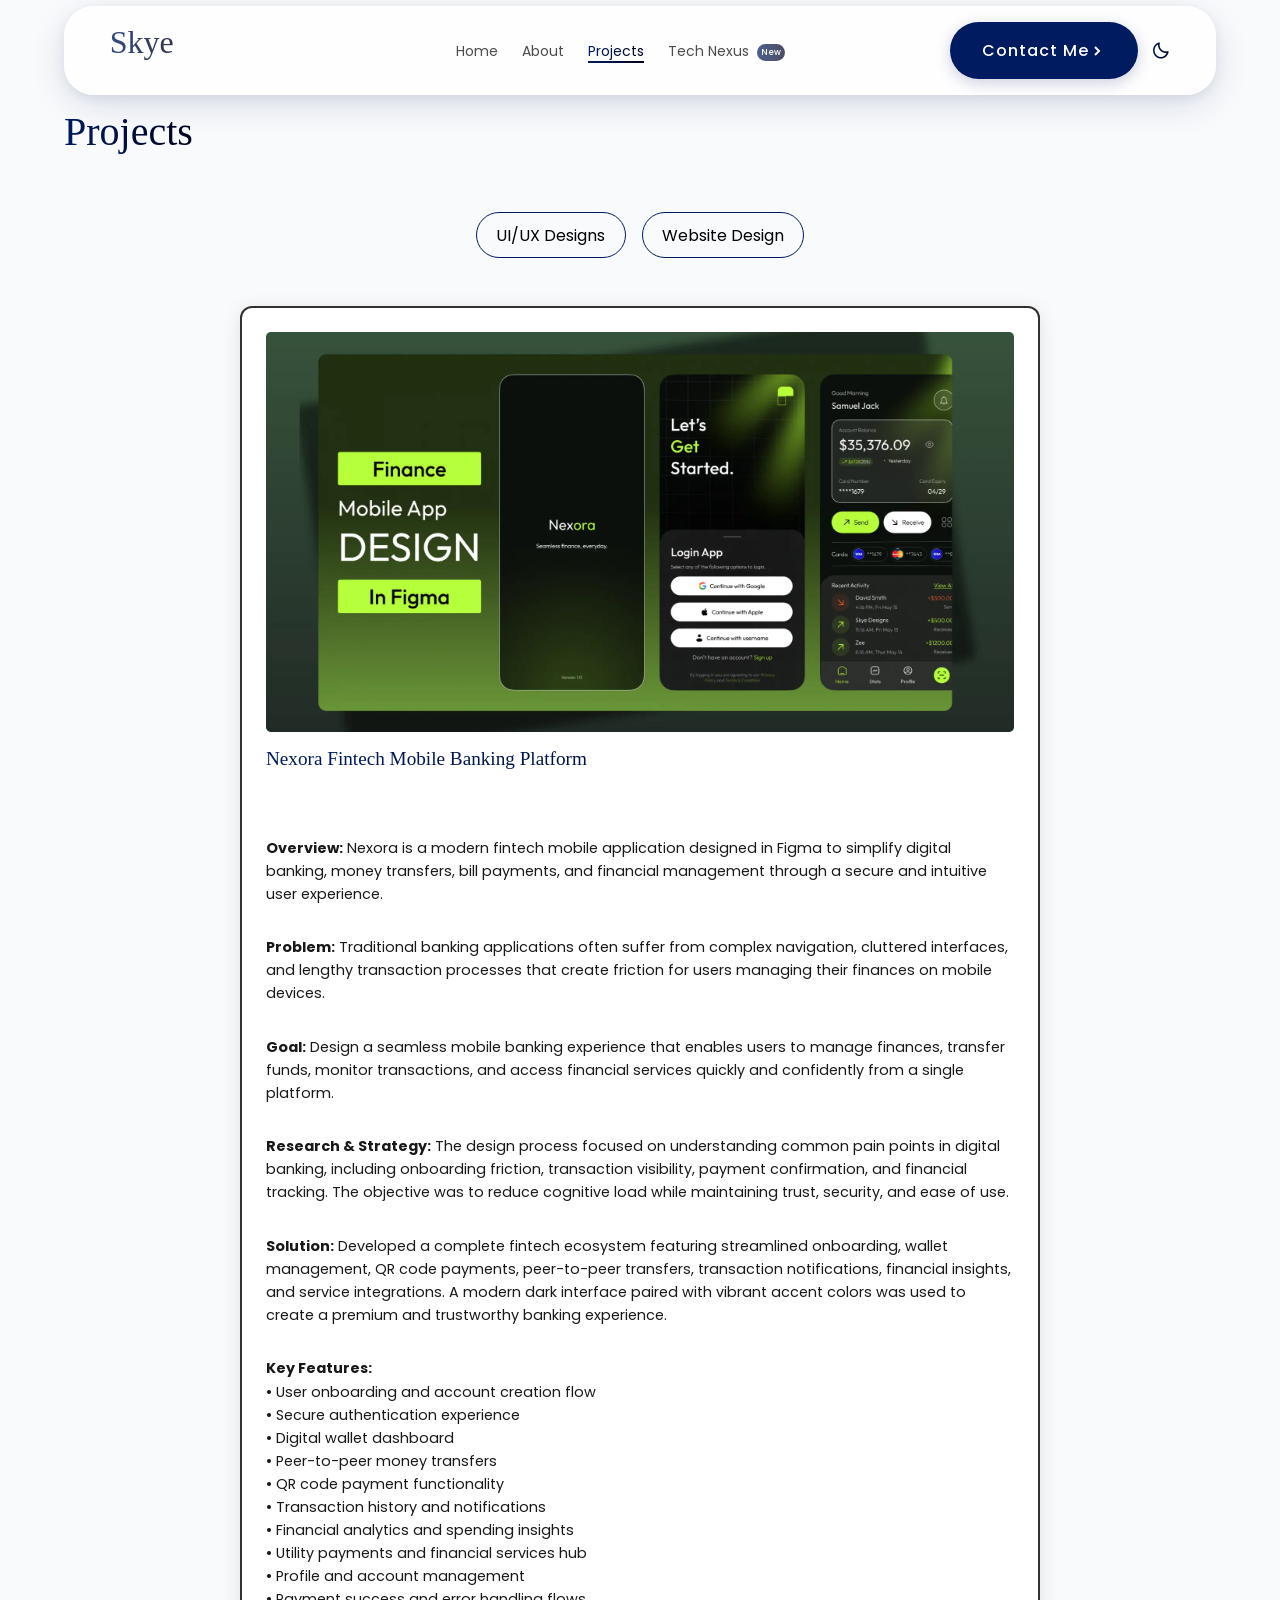
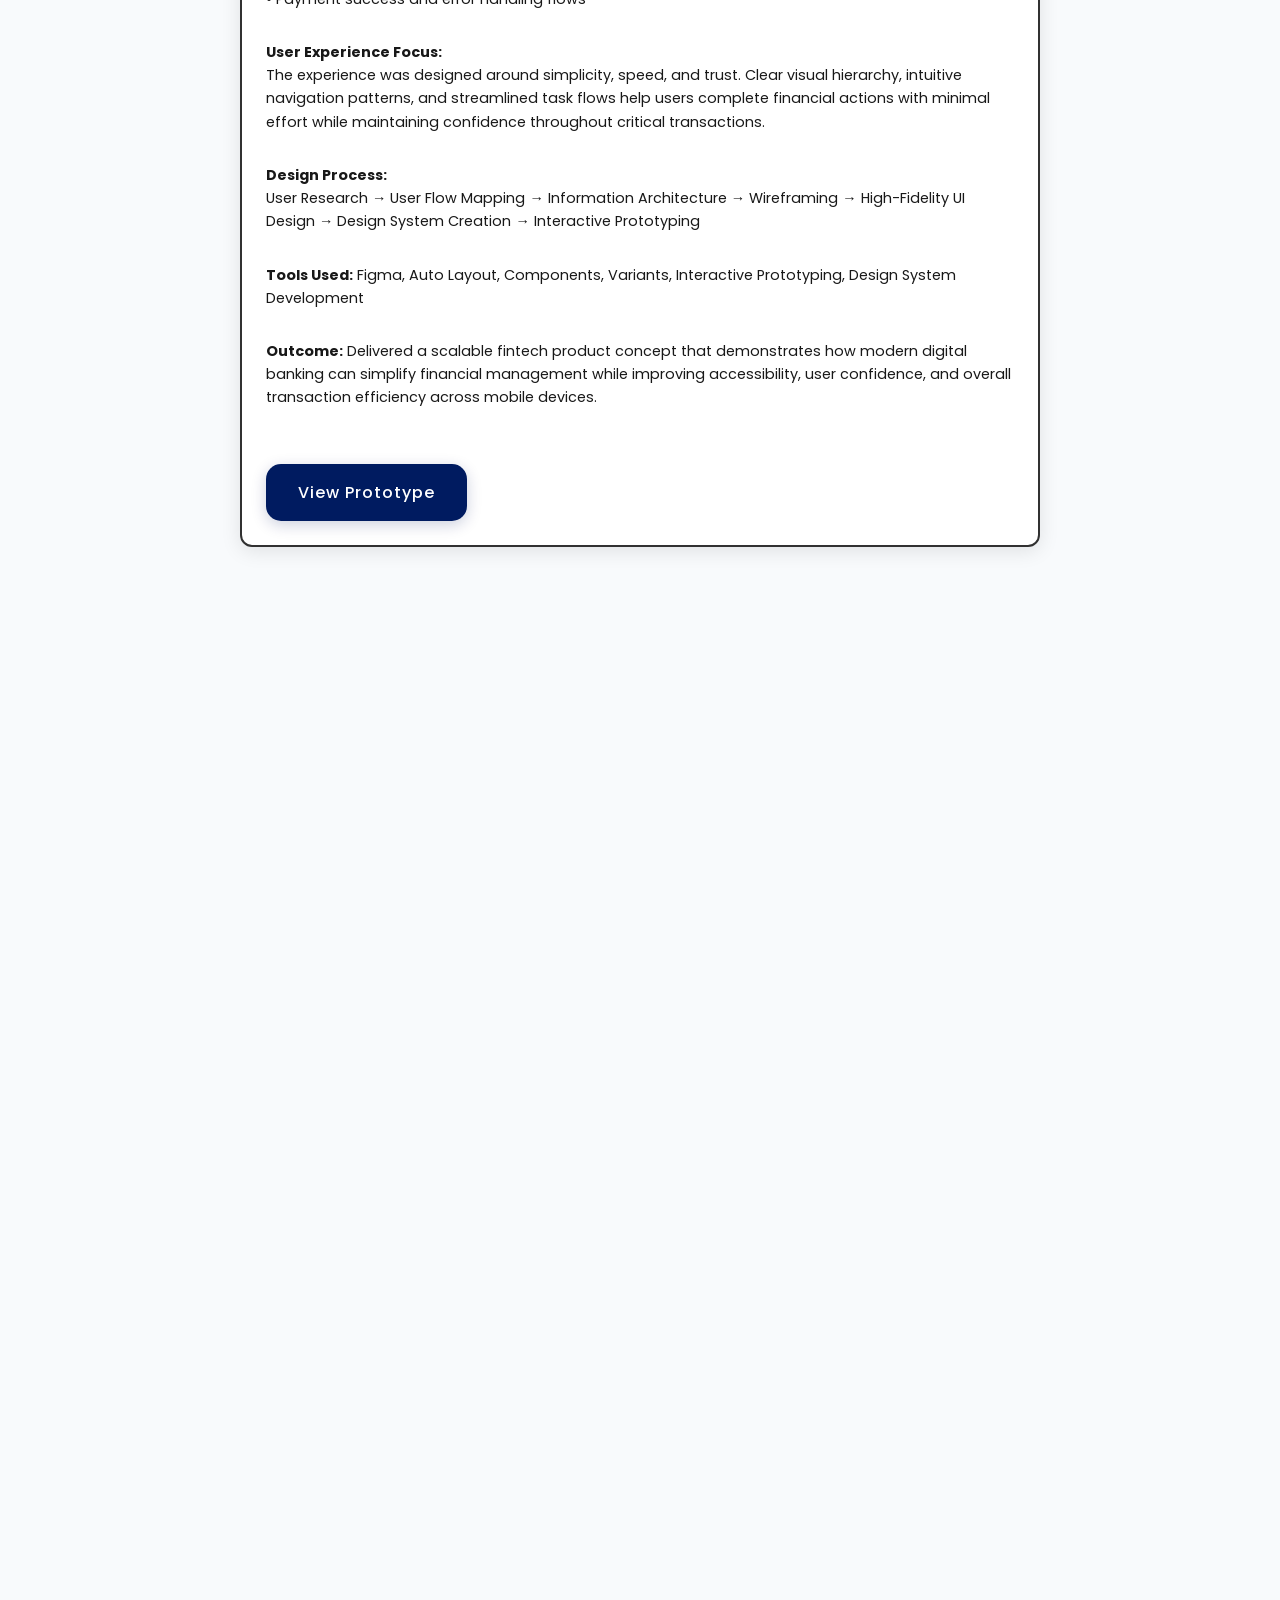
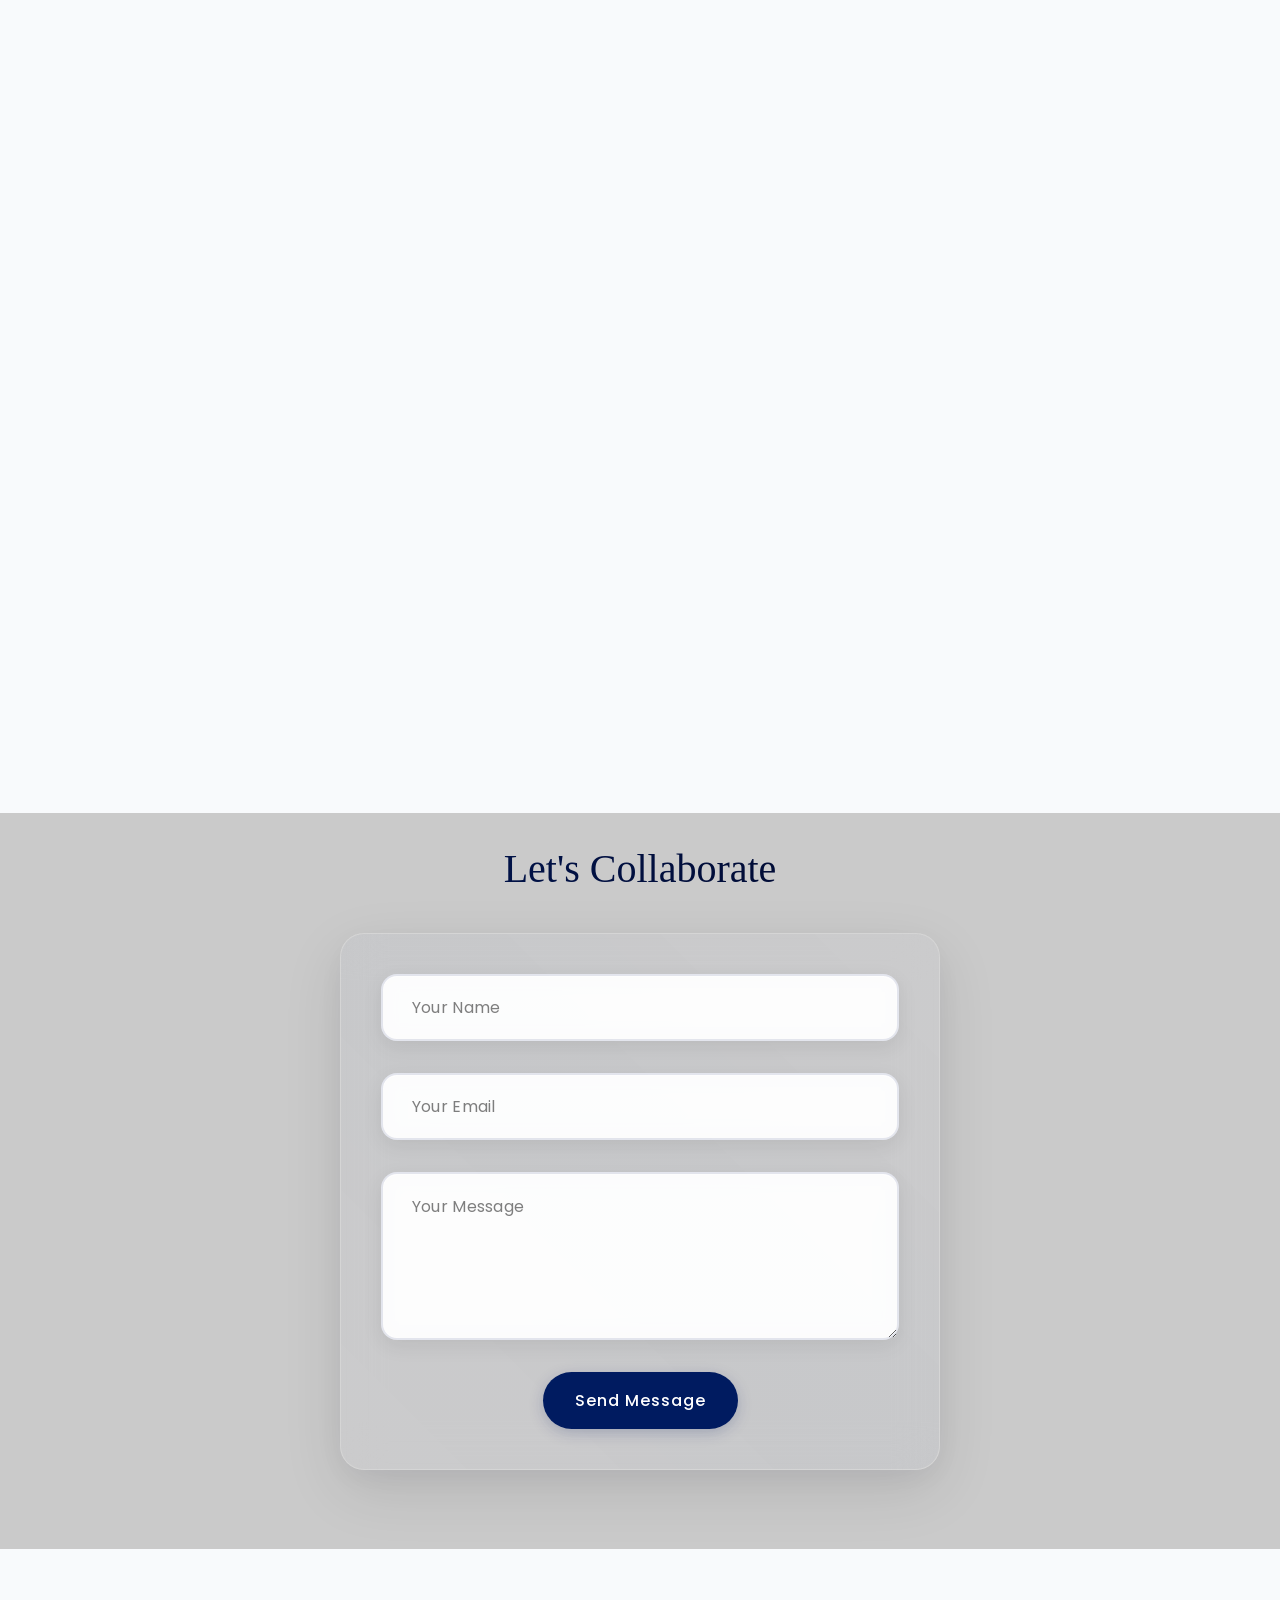
<file: projects.html>
<!DOCTYPE html>
<html lang="en">
    <head>
        <meta charset="UTF-8">
        <meta name="viewport" content="width=device-width, initial-scale=1.0">
        <meta name="description" content="Explore the creative projects of Daniel Owolabi, including UI/UX design, web development, graphics design, and video editing.">
        <meta name="author" content="Daniel Owolabi">
        <title>Projects - Daniel Owolabi</title>
      
        <link rel="preconnect" href="https://fonts.googleapis.com">
        <link rel="preconnect" href="https://fonts.gstatic.com" crossorigin>

        <link rel="stylesheet" href="style.css">
        <link href="https://unpkg.com/boxicons@2.1.4/css/boxicons.min.css" rel="stylesheet">
      
        <link rel="icon" type="image/x-icon" href="skye_designs/favicon.ico">
        <link rel="apple-touch-icon" sizes="180x180" href="skye_designs/apple-touch-icon.png">
        <link rel="icon" type="image/png" sizes="32x32" href="skye_designs/favicon-32x32.png">
        <link rel="icon" type="image/png" sizes="16x16" href="skye_designs/favicon-16x16.png">
        <link rel="manifest" href="skye_designs/site.webmanifest">

        <script type="application/ld+json">
        {
          "@context": "https://schema.org",
          "@type": "WebPage",
          "name": "Projects - Daniel Owolabi",
          "description": "Explore the creative projects of Daniel Owolabi, including UI/UX design, web development, graphics design, and video editing.",
          "url": "https://codewithskye.github.io/projects.html",
          "author": {
            "@type": "Person",
            "name": "Daniel Owolabi",
            "url": "https://codewithskye.github.io/"
          },
          "hasPart": [
            {
              "@type": "CreativeWork",
              "name": "UI/UX Design Projects"
            },
            {
              "@type": "CreativeWork",
              "name": "Web Development Projects"
            },
            {
              "@type": "CreativeWork",
              "name": "Graphics Design Projects"
            },
            {
              "@type": "CreativeWork",
              "name": "Video Editing Projects"
            }
          ]
        }
    </script>
    <style>
        .project-links {
            margin-top: 1.5em;
            display: flex;
            flex-wrap: wrap;
            gap: 1rem;
        }
    
        .project-links .demo-btn {
            padding: clamp(0.8em, 2vw, 1em) clamp(1.5em, 3vw, 2em);
            border-radius: 15px;
            border: none;
            font-size: clamp(0.9em, 3vw, 1em);
            font-weight: 500;
            letter-spacing: 1px;
            background: linear-gradient(135deg, var(--primary-color), #001b60);
            color: white;
            cursor: pointer;
            transition: all 0.4s cubic-bezier(0.4, 0, 0.2, 1);
            display: inline-flex;
            align-items: center;
            justify-content: center;
            text-align: center;
            position: relative;
            outline: none;
            touch-action: manipulation;
            box-shadow: 0 4px 15px rgba(0, 27, 96, 0.2);
            backdrop-filter: blur(10px);
            overflow: hidden;
            font-family: 'Poppins', sans-serif;
            animation: glowPulse 3s ease-in-out infinite;
        }
    
        .project-links .demo-btn:hover {
            background: linear-gradient(135deg, #0056b3, var(--primary-color));
            color: white;
            box-shadow: 0 8px 25px rgba(0, 27, 96, 0.4), 0 0 0 3px rgba(0, 27, 96, 0.1);
            transform: translateY(-3px) scale(1.05);
            animation: magneticHover 0.6s ease-out, elasticScale 0.8s ease-out;
        }
    
        @keyframes waterFlow {
            0% { background-position: 0% 50%; }
            50% { background-position: 100% 50%; }
            100% { background-position: 0% 50%; }
        }
    
        .project-links .visit-link {
            color: #001b60;
            font-weight: 600;
            font-size: 1em;
            text-decoration: underline;
            position: relative;
            transition: all 0.3s ease;
            display: inline-flex;
            align-items: center;
        }
    
        .project-links .visit-link:hover {
            text-decoration: none;
        }
    
        .project-links .visit-link::after {
            content: '↗';
            opacity: 0;
            transform: translateX(-5px);
            transition: all 0.3s ease;
            margin-left: 6px;
        }
    
        .project-links .visit-link:hover::after {
            opacity: 1;
            transform: translateX(2px);
        }
    
        /* Responsive adjustments */
        @media screen and (max-width: 600px) {
            .project-links {
                flex-direction: column;
                align-items: flex-start;
            }
    
            .project-links .demo-btn,
            .project-links .visit-link {
                width: 100%;
            }
    
            .project-links .visit-link {
                margin-top: 0.5rem;
                font-size: 1rem;
                text-align: left;
            }
        }
    </style>
</head>
<body>

<!-- Navigation -->
<nav class="mobile-scroll">
    <a href="index.html" class="logo"><h2>Skye</h2></a>
    <div class="menu-toggle-container">
        <div class="mode-toggle" title="Toggle Dark Mode">
            <i class='bx bx-moon' id="dark-mode-toggle"></i>
        </div>
        <div class="menu-toggle">
            <i class='bx bx-menu-alt-right' id="menu-open"></i>
            <i class='bx bx-x' id="menu-close" style="display: none;"></i>
        </div>
    </div>
    <ul class="links">
        <li><a href="index.html">Home</a></li>
        <li><a href="about.html">About</a></li>
        <li><a href="projects.html">Projects</a></li>
        <li><a href="technexus.html">Tech Nexus <span class="new-badge">New</span></a></li>
        <li><a href="contact.html" class="btn nav-btn">Contact Me <i class='bx bxs-chevron-right'></i></a></li>
    </ul>
    <div class="nav-right">
        <a href="contact.html" class="btn nav-btn">Contact Me <i class='bx bxs-chevron-right'></i></a>
        <div class="mode-toggle" title="Toggle Dark Mode">
            <i class='bx bx-moon' id="dark-mode-toggle"></i>
        </div>
    </div>
</nav>

<!-- Projects Section -->
<section id="projects" class="content-section projects-page">
    <div class="projects-header">
        <h1 class="header mobile-scroll">Projects</h1>
    </div>
    <div class="filter-container">
        <button class="filter-btn" data-filter="ui/ux-design">UI/UX Designs</button>
        <button class="filter-btn" data-filter="website-design">Website Design</button>
    </div>
    <div class="projects-container">

       
<!-- ui ux design section -->

<div id="nexora" class="project-card mobile-scroll" data-category="ui/ux-design">

    <img src="images/nexora-fintech-app.webp" alt="Nexora Fintech Mobile Banking App Design">

    <h3>Nexora Fintech Mobile Banking Platform</h3><br>

    <p class="project-description">
        <strong>Overview:</strong>
        Nexora is a modern fintech mobile application designed in Figma to simplify digital banking, money transfers, bill payments, and financial management through a secure and intuitive user experience.
    </p>

    <p class="project-description">
        <strong>Problem:</strong>
        Traditional banking applications often suffer from complex navigation, cluttered interfaces, and lengthy transaction processes that create friction for users managing their finances on mobile devices.
    </p>

    <p class="project-description">
        <strong>Goal:</strong>
        Design a seamless mobile banking experience that enables users to manage finances, transfer funds, monitor transactions, and access financial services quickly and confidently from a single platform.
    </p>

    <p class="project-description">
        <strong>Research & Strategy:</strong>
        The design process focused on understanding common pain points in digital banking, including onboarding friction, transaction visibility, payment confirmation, and financial tracking. The objective was to reduce cognitive load while maintaining trust, security, and ease of use.
    </p>

    <p class="project-description">
        <strong>Solution:</strong>
        Developed a complete fintech ecosystem featuring streamlined onboarding, wallet management, QR code payments, peer-to-peer transfers, transaction notifications, financial insights, and service integrations. A modern dark interface paired with vibrant accent colors was used to create a premium and trustworthy banking experience.
    </p>

    <p class="project-description">
        <strong>Key Features:</strong><br>
        • User onboarding and account creation flow<br>
        • Secure authentication experience<br>
        • Digital wallet dashboard<br>
        • Peer-to-peer money transfers<br>
        • QR code payment functionality<br>
        • Transaction history and notifications<br>
        • Financial analytics and spending insights<br>
        • Utility payments and financial services hub<br>
        • Profile and account management<br>
        • Payment success and error handling flows
    </p>

    <p class="project-description">
        <strong>User Experience Focus:</strong><br>
        The experience was designed around simplicity, speed, and trust. Clear visual hierarchy, intuitive navigation patterns, and streamlined task flows help users complete financial actions with minimal effort while maintaining confidence throughout critical transactions.
    </p>

    <p class="project-description">
        <strong>Design Process:</strong><br>
        User Research → User Flow Mapping → Information Architecture → Wireframing → High-Fidelity UI Design → Design System Creation → Interactive Prototyping
    </p>

    <p class="project-description">
        <strong>Tools Used:</strong>
        Figma, Auto Layout, Components, Variants, Interactive Prototyping, Design System Development
    </p>

    <p class="project-description">
        <strong>Outcome:</strong>
        Delivered a scalable fintech product concept that demonstrates how modern digital banking can simplify financial management while improving accessibility, user confidence, and overall transaction efficiency across mobile devices.
    </p>

    <div class="project-links">
        <a href="https://www.figma.com/design/jzGMhokZyDTiaBPCQFoVPx/My-Works?node-id=0-1&t=luP4a39c2Y9xA3Bq-1" target="_blank" class="demo-btn">
            View Prototype
        </a>
    </div>

</div>

<div id="urbanblend" class="project-card mobile-scroll" data-category="ui/ux-design">

    <img src="images/urbanblend-uiux.webp" alt="UrbanBlend Wireless Headphones E-commerce Experience">

    <h3>UrbanBlend Audio E-commerce Experience</h3><br>

    <p class="project-description">
        <strong>Overview:</strong>
        UrbanBlend is a modern e-commerce experience designed in Figma for a premium audio brand specializing in wireless headphones and accessories. The project focuses on creating an engaging shopping journey that balances product storytelling with conversion-driven design.
    </p>

    <p class="project-description">
        <strong>Problem:</strong>
        Many online electronics stores overwhelm users with technical specifications and cluttered layouts, making it difficult for shoppers to compare products, understand key benefits, and make confident purchasing decisions.
    </p>

    <p class="project-description">
        <strong>Goal:</strong>
        Design a seamless product discovery and purchasing experience that highlights product value, improves usability, and increases conversion opportunities across desktop and mobile devices.
    </p>

    <p class="project-description">
        <strong>Research & Strategy:</strong>
        The design process focused on understanding how users browse consumer electronics, compare product options, and evaluate purchasing decisions. Special attention was given to visual hierarchy, trust signals, product imagery, and call-to-action placement.
    </p>

    <p class="project-description">
        <strong>Solution:</strong>
        A clean and modern e-commerce interface was created featuring immersive product showcases, product variant exploration, customer ratings, pricing visibility, and strategically placed purchase actions. The experience guides users naturally from product discovery to checkout consideration.
    </p>

    <p class="project-description">
        <strong>Key Features:</strong><br>
        • Product-focused landing experience<br>
        • Interactive product gallery and previews<br>
        • Product comparison and model selection<br>
        • Customer ratings and social proof integration<br>
        • Conversion-focused call-to-action placement<br>
        • Product specification and feature breakdowns<br>
        • Responsive e-commerce layout design<br>
        • Consistent design system and reusable components
    </p>

    <p class="project-description">
        <strong>Design Process:</strong><br>
        Competitive Analysis → User Flow Mapping → Wireframing → High-Fidelity UI Design → Component System → Interactive Prototyping
    </p>

    <p class="project-description">
        <strong>Tools Used:</strong>
        Figma, Auto Layout, Components, Variants, Interactive Prototyping
    </p>

    <p class="project-description">
        <strong>Outcome:</strong>
        Delivered a premium e-commerce product experience that improves product discoverability, simplifies purchasing decisions, and showcases how consumer electronics brands can create visually engaging, conversion-focused digital storefronts.
    </p>

    <div class="project-links">
        <a href="https://www.figma.com/design/jzGMhokZyDTiaBPCQFoVPx/My-Works?node-id=0-1&t=luP4a39c2Y9xA3Bq-1" target="_blank" class="demo-btn">
            View Prototype
        </a>
    </div>

</div>

<div class="project-card mobile-scroll" data-category="ui/ux-design">

    <img src="images/fitlife-uiux.webp" alt="FitLife Fitness Platform UI/UX Design">

    <h3>FitLife Fitness Booking & Membership Platform</h3><br>

    <p class="project-description">
        <strong>Overview:</strong>
        FitLife is a comprehensive fitness platform designed in Figma to help gyms and wellness brands manage memberships, class bookings, trainer visibility, and customer engagement through a seamless digital experience.
    </p>

    <p class="project-description">
        <strong>Problem:</strong>
        Many fitness businesses rely on fragmented systems for memberships, scheduling, and customer communication, creating friction for users and reducing conversion opportunities.
    </p>

    <p class="project-description">
        <strong>Goal:</strong>
        Create an intuitive digital platform that simplifies the fitness journey—from discovering services and trainers to booking classes and becoming a long-term member.
    </p>

    <p class="project-description">
        <strong>Research & Strategy:</strong>
        The design focused on understanding how fitness enthusiasts interact with gym websites and booking systems. Key priorities included reducing booking friction, improving content discoverability, and creating clear conversion paths for prospective members.
    </p>

    <p class="project-description">
        <strong>Solution:</strong>
        Designed a complete user experience ecosystem featuring service discovery, trainer profiles, class scheduling, membership plans, testimonials, and booking workflows. The interface combines strong visual hierarchy, accessible navigation, and modern fitness branding to guide users toward meaningful actions.
    </p>

    <p class="project-description">
        <strong>Key Features:</strong><br>
        • Multi-page fitness platform design<br>
        • Class booking and scheduling interface<br>
        • Membership pricing and conversion funnels<br>
        • Trainer profile and credibility sections<br>
        • Customer testimonial integration<br>
        • Mobile-first responsive layouts<br>
        • Consistent design system and reusable components<br>
        • Clear user journeys and navigation structure
    </p>

    <p class="project-description">
        <strong>Design Process:</strong><br>
        User Research → Information Architecture → Wireframing → High-Fidelity UI Design → Component System → Interactive Prototyping
    </p>

    <p class="project-description">
        <strong>Tools Used:</strong>
        Figma, Auto Layout, Components, Variants, Interactive Prototyping
    </p>

    <p class="project-description">
        <strong>Outcome:</strong>
        Delivered a scalable fitness platform concept that demonstrates how modern gyms can streamline member acquisition, simplify class management, and create a more engaging digital experience for their customers.
    </p>

    <div class="project-links">
        <a href="https://www.figma.com/design/jzGMhokZyDTiaBPCQFoVPx/My-Works?node-id=0-1&t=luP4a39c2Y9xA3Bq-1" target="_blank" class="demo-btn">
            View Prototype
        </a>
    </div>
</div>

<div class="project-card mobile-scroll" data-category="ui/ux-design">
    <img src="images/NeuroMech-webd.webp" alt="NeuroMech 3D Landing Page">

    <h3>NeuroMech 3D Interactive Landing Page</h3><br>

        <p class="project-description"><strong>Overview:</strong> A futuristic robotics landing page designed to showcase human–AI collaboration through immersive 3D interaction and clean UI.</p>

        <p class="project-description"><strong>Problem:</strong> Most AI websites are either too technical or visually uninspiring, leading to low engagement.</p>

        <p class="project-description"><strong>Goal:</strong> Create an engaging experience that simplifies complex ideas while capturing attention instantly.</p>

        <p class="project-description"><strong>Solution:</strong> Built a visually immersive interface using a real-time 3D robot, bold typography, and clear call-to-actions to guide users.</p>

        <p class="project-description"><strong>Key Highlights:</strong><br>
        • Interactive 3D hero (Spline)<br>
        • Clean visual hierarchy<br>
        • Lightweight animations for performance<br>
        • Clear user flow and navigation
        </p>

    <div class="project-links">
        <a href="https://codewithskye.github.io/NeuroMech/" target="_blank" class="demo-btn">
            Visit Site
        </a>
    </div>
</div>
            

    <div class="project-card mobile-scroll" data-category="ui/ux-design">
        <img src="images/Dropmint-webd.webp" alt="DropMint DeFi Platform">

        <h3>DropMint – DeFi Airdrop Platform</h3><br>

        <p class="project-description"><strong>Overview:</strong> A decentralized platform designed to simplify crypto airdrops and community onboarding.</p>

        <p class="project-description"><strong>Problem:</strong> Many DeFi platforms overwhelm users with complexity and lack trust signals.</p>

        <p class="project-description"><strong>Goal:</strong> Design a clean, trustworthy interface that makes crypto participation simple.</p>

        <p class="project-description"><strong>Solution:</strong> Structured layout with clear messaging, roadmap visualization, and onboarding-focused sections.</p>

        <p><strong>Key Highlights:</strong><br>
        • Simplified crypto messaging<br>
        • Visual roadmap<br>
        • FAQ for user clarity<br>
        • Strong conversion-focused CTAs
        </p>

        <div class="project-links">
            <a href="https://codewithskye.github.io/Dropmint_/" target="_blank" class="demo-btn">
                Visit Site
            </a>
        </div>
    </div>
            

    <div class="project-card mobile-scroll" data-category="ui/ux-design">
            <img src="images/NestVibe (1).png" alt="NestVibe Realty">

            <h3>NestVibe Realty Website</h3>

            <p class="project-description"><strong>Overview:</strong> A modern real estate platform built to simplify property search and improve user trust.</p>

            <p class="project-description"><strong>Problem:</strong> Property websites are often cluttered and hard to navigate.</p>

            <p class="project-description"><strong>Goal:</strong> Create a clean, intuitive browsing experience.</p>

            <p class="project-description"><strong>Solution:</strong> Designed a structured layout with filters, featured listings, and trust-building sections.</p>

            <p><strong>Key Highlights:</strong><br>
            • Smart filtering system<br>
            • Clean layout & hierarchy<br>
            • Testimonials & trust elements<br>
            • Fully responsive design
            </p>

            <div class="project-links">
                <a href="https://codewithskye.github.io/nestvibe/" target="_blank" class="demo-btn">
                    Visit Site
                </a>
            </div>
    </div>
            
        <div class="project-card mobile-scroll" data-category="ui/ux-design">
            <img src="images/Shopdart.png" alt="ShopDart E-commerce">

            <h3>ShopDart – Multi Vendor E-commerce</h3>

            <p class="project-description"><strong>Overview:</strong> A live e-commerce platform delivering a smooth and efficient multi-vendor shopping experience.</p>

            <p class="project-description"><strong>Problem:</strong> Many e-commerce platforms suffer from poor navigation and checkout friction.</p>

            <p class="project-description"><strong>Goal:</strong> Improve user flow and increase conversion.</p>

            <p class="project-description"><strong>Solution:</strong> Designed a clean interface with intuitive navigation and real-time cart updates.</p>

            <p><strong>Key Highlights:</strong><br>
            • Clear product hierarchy<br>
            • Real-time cart feedback<br>
            • Smooth navigation flow<br>
            • Conversion-focused design
            </p>

            <div class="project-links">
                <a href="https://shopdart.42web.io" target="_blank" class="demo-btn">
                    Visit Site
                </a>
            </div>
        </div>
        
        <div class="project-card mobile-scroll" data-category="ui/ux-design">
                <img src="images/keyboard (1).png" alt="Yoruba Keyboard UI">

                <h3>Yorùbá Mobile Keyboard – Inclusive UX</h3>

                <p><strong>Overview:</strong> A mobile keyboard designed to support seamless typing in both English and Yorùbá.</p>

                <p><strong>Problem:</strong> Indigenous languages are poorly supported on most smartphones.</p>

                <p><strong>Goal:</strong> Enable fast, natural typing without switching apps.</p>

                <p><strong>Solution:</strong> Designed a dual-language keyboard with quick toggles and long-press diacritics.</p>

                <p><strong>Key Highlights:</strong><br>
                • EN ⇆ YOR quick switch<br>
                • Tone mark support<br>
                • Familiar QWERTY layout<br>
                • Scalable for other languages
                </p>

                <div class="project-links">
                    <a href="https://www.linkedin.com/posts/codewithskye_smartphones-samsung-ios-activity-7365134014497665024-3fYT" target="_blank" class="demo-btn">
                        View Prototype
                    </a>
                </div>
        </div>

<!-- Website Development Section -->

<div id="superplumber" class="project-card mobile-scroll" data-category="website-design">

    <img src="images/superplumberr.avif" alt="Miami Beach Super Plumber Website">

    <h3>Miami Beach Super Plumber - Plumbing Service Business Website</h3><br>

    <p class="project-description">
        <strong>Overview:</strong>
        Miami Beach Super Plumber is a modern service-business website designed and developed to help homeowners and commercial property owners quickly access professional plumbing services. The platform focuses on trust-building, emergency response conversion, and seamless user navigation.
    </p>

    <p class="project-description">
        <strong>Problem:</strong>
        Many local plumbing companies struggle with outdated websites that fail to communicate credibility, service coverage, and emergency availability. Users often have difficulty finding key information quickly, resulting in lost leads and reduced customer confidence.
    </p>

    <p class="project-description">
        <strong>Goal:</strong>
        Create a conversion-focused website that highlights emergency plumbing services, establishes trust through social proof, and encourages visitors to take immediate action through strategically placed contact options.
    </p>

    <p class="project-description">
        <strong>UX & Design Strategy:</strong>
        The user journey was carefully structured around urgency and trust. Clear calls-to-action, prominent contact information, service categorization, customer reviews, coverage areas, and a simplified service process were strategically placed throughout the website to reduce friction and increase conversions.
    </p>

    <p class="project-description">
        <strong>Development Approach:</strong>
        Built from scratch using semantic HTML5, modern CSS3, and JavaScript, the website emphasizes performance, responsiveness, and maintainability. AOS (Animate On Scroll) was integrated to create engaging transitions while preserving usability and accessibility across all devices.
    </p>

    <p class="project-description">
        <strong>Key Features:</strong><br>
        • Fully responsive mobile-first design<br>
        • Emergency plumbing conversion-focused hero section<br>
        • Service showcase with detailed categories<br>
        • Customer testimonials and review integration<br>
        • Coverage area and service location presentation<br>
        • FAQ section for common customer concerns<br>
        • Clear multi-step customer service process<br>
        • Strategic call-to-action placement throughout the site<br>
        • Modern animations using AOS<br>
        • Professional trust-building layout and content hierarchy
    </p>

    <p class="project-description">
        <strong>Technologies Used:</strong>
        HTML5, CSS3, JavaScript, AOS (Animate On Scroll)
    </p>

    <p class="project-description">
        <strong>Outcome:</strong>
        Delivered a modern plumbing service platform that effectively communicates expertise, builds customer trust, and creates a streamlined path from website visit to service inquiry. The project demonstrates how strong UI design and frontend development can improve user engagement and support local business growth.
    </p>

    <div class="project-links">
        <a href="https://superplumberincc.vercel.app/" target="_blank" class="demo-btn">
            Visit Website
        </a>
    </div>

</div>

<div class="project-card mobile-scroll" data-category="website-design">
    <img src="images/agriinvest.webp" alt="AgriInvestment Platform">

    <h3><span>AgriInvestment — Agricultural Investment Platform</span></h3><br>

    <p class="project-description">
        <strong>Project Overview:</strong> AgriInvestment is an agriculture-based investment platform that presents users with opportunities to invest in farming, crop production, and agribusiness ventures. The platform is positioned as a way for individuals to earn returns by funding agricultural projects.
    </p>

    <p class="project-description">
        <strong>Problem:</strong> Many agricultural investment platforms online struggle with <strong>trust, clarity, and transparency</strong>. Users are often presented with high-return promises but little explanation of how the system works. 
        Research shows that some platforms in this space raise red flags such as low credibility, unclear ownership, and poor user experience, which can make users hesitant to invest.
    </p>

    <p class="project-description">
        <strong>Goal:</strong> Redesign and structure a landing experience that:
        <br>• Clearly explains how agricultural investment works
        <br>• Builds user trust through transparency and structure
        <br>• Simplifies complex financial concepts for everyday users
        <br>• Encourages safe and informed participation
    </p>

    <p class="project-description">
        <strong>Solution:</strong> Designed a clean, conversion-focused landing page with:
        <br>• A strong hero section explaining “what the platform does” in simple terms
        <br>• Structured investment plans with clear breakdowns (duration, returns, risk level)
        <br>• Trust-building sections like FAQs, testimonials, and transparency blocks
        <br>• Step-by-step “How It Works” flow to guide new users
        <br>• Clear CTAs such as “Start Investing” and “Learn More”
    </p>

    <p class="project-description">
        <strong>Case Study:</strong> The design focuses heavily on <strong>user trust and clarity</strong>, which are critical in financial and investment platforms. 
        Many similar platforms fail due to lack of credibility signals, so this solution prioritizes:
        <br>• Visual hierarchy to highlight key information
        <br>• Simple language instead of technical jargon
        <br>• Transparency-driven UI sections
        <br>• Mobile-friendly layout for accessibility
        <br><br>
        The result is a platform experience that feels more reliable, understandable, and user-centered, improving both engagement and conversion potential.
    </p>

    <div class="project-links">
        <a href="https://agriinvestusa.great-site.net/" target="_blank" rel="noopener noreferrer" class="demo-btn">
            🔗 Visit Site <i class='bx bx-play-circle'></i>
        </a>
    </div>
</div>

<div class="project-card mobile-scroll" data-category="website-design">
    <img src="images/certified-texas-plumbing.webp" alt="Certified Texas Plumbing Website">

    <h3><span>Certified Texas Plumbing — Service-Based Business Website</span></h3><br>

    <p class="project-description">
        <strong>Project Overview:</strong> Certified Texas Plumbing is a service-based website designed for a local plumbing company. The platform focuses on helping homeowners quickly understand available services, build trust, and request plumbing assistance without friction.
    </p>

    <p class="project-description">
        <strong>Problem:</strong> Many plumbing websites suffer from poor structure, unclear messaging, and weak conversion paths. Users often struggle to:
        <br>• Find key services quickly
        <br>• Trust the company due to lack of credibility signals
        <br>• Take action (call, book, request service)
        <br><br>
        In competitive local markets, this leads to lost leads and high bounce rates.
    </p>

    <p class="project-description">
        <strong>Goal:</strong> Design a clean, high-converting service website that:
        <br>• Clearly communicates services and expertise
        <br>• Builds trust instantly with visitors
        <br>• Encourages fast action (call or booking)
        <br>• Works seamlessly across mobile and desktop
    </p>

    <p class="project-description">
        <strong>Solution:</strong> The website was structured using a conversion-focused layout:
        <br>• Strong hero section with bold headline and CTA (“Call Now”, “Get Service”)
        <br>• Clearly defined service categories (repairs, installations, inspections)
        <br>• Trust indicators such as experience, guarantees, and certifications
        <br>• Testimonials to reinforce credibility
        <br>• Simple contact flow to reduce friction for users needing urgent help
    </p>

    <p class="project-description">
        <strong>Case Study:</strong> The design follows proven service-based UX patterns where speed and trust are critical. 
        Plumbing services are often urgent, so the interface prioritizes:
        <br>• Immediate visibility of contact actions
        <br>• Clear service breakdown for quick decision-making
        <br>• Minimal distractions to guide users toward conversion
        <br><br>
        By combining strong visual hierarchy, responsive layout, and trust-driven sections, the website improves user confidence and increases the likelihood of inquiries and service bookings.
    </p>

    <div class="project-links">
        <a href="https://certifiedtexasplumbing.vercel.app/" target="_blank" rel="noopener noreferrer" class="demo-btn">
            🔗 Visit Site <i class='bx bx-play-circle'></i>
        </a>
    </div>
</div>

</section>

<!-- Contact Section -->
<section id="contact" class="content-section">
    <h1 class="header mobile-scroll">Let's Collaborate</h1>
    <form id="contactForm" action="https://formspree.io/f/movdqpoe/" method="POST" class="mobile-scroll">
        <div class="input-box">
            <input type="text" name="name" placeholder="Your Name" required>
        </div>
        <div class="input-box">
            <input type="email" name="email" placeholder="Your Email" required>
        </div>
        <div class="input-box">
            <textarea name="message" placeholder="Your Message" rows="5" required></textarea>
        </div>
        <button type="submit" class="btn">Send Message</button>
    </form>
    <div class="marquee-container mobile-scroll">
        <p class="marquee">👨‍💻 UX/UI Designer • 🎨 Figma • 🚀 Webflow • 🧠 Design Thinking • 📱 Responsive Design • 🔧 Prototyping • Available for freelance work! Let’s collaborate on your next project.</p>
    </div>
</section>

<!-- Footer -->
<footer class="mobile-scroll content-section">
    <div class="col-left">
        <div class="col-box">
            <span><i class='bx bx-location-plus'></i></span>
            <span>Lagos, Nigeria.</span>
        </div>
        <div class="col-box">
            <span><i class='bx bx-envelope'></i></span>
            <span>skyedesignssd@gmail.com</span>
        </div>
    </div>
    <div class="col-right">
        <div class="social-icons">
            <a href="https://www.linkedin.com/in/codewithskye/" target="_blank" rel="noopener noreferrer"><span><i class='bx bxl-linkedin'></i></span></a>
            <a href="https://www.instagram.com/code.withskye/" target="_blank" rel="noopener noreferrer"><span><i class='bx bxl-instagram'></i></span></a>
            <a href="https://web.facebook.com/codewithskye" target="_blank" rel="noopener noreferrer"><span><i class='bx bxl-facebook'></i></span></a>
            <a href="https://github.com/codewithskye" target="_blank" rel="noopener noreferrer"><span><i class='bx bxl-github'></i></span></a>
        </div>
    </div>
<div class="copyright">
    <span id="copyright-text"></span>
</div>
    
</footer>

<script src="https://cdn.botpress.cloud/webchat/v5.0/inject.js"></script>
<script src="https://files.bpcontent.cloud/2026/08/19/11/20260819115129-JHOZGTJA.js" defer></script>



<script>
    function downloadResume(file) {
      if(file) {
        window.location.href = file;
      }
    }
function updateDateTime() {
    const now = new Date();

    const year = now.getFullYear();
    const date = now.toLocaleDateString();
    const time = now.toLocaleTimeString();

    document.getElementById("copyright-text").innerHTML =
        `© All rights reserved <strong>skyedesigns</strong> ${year} | ${date} ${time}`;
}

updateDateTime();

setInterval(updateDateTime, 1000);

</script>
    <script src="script.js"></script>
    <button id="scroll-arrow" class="scroll-arrow hidden" title="Scroll to top">
        <i class='bx bx-chevron-up'></i>
    </button>
</body>
</html>
</file>
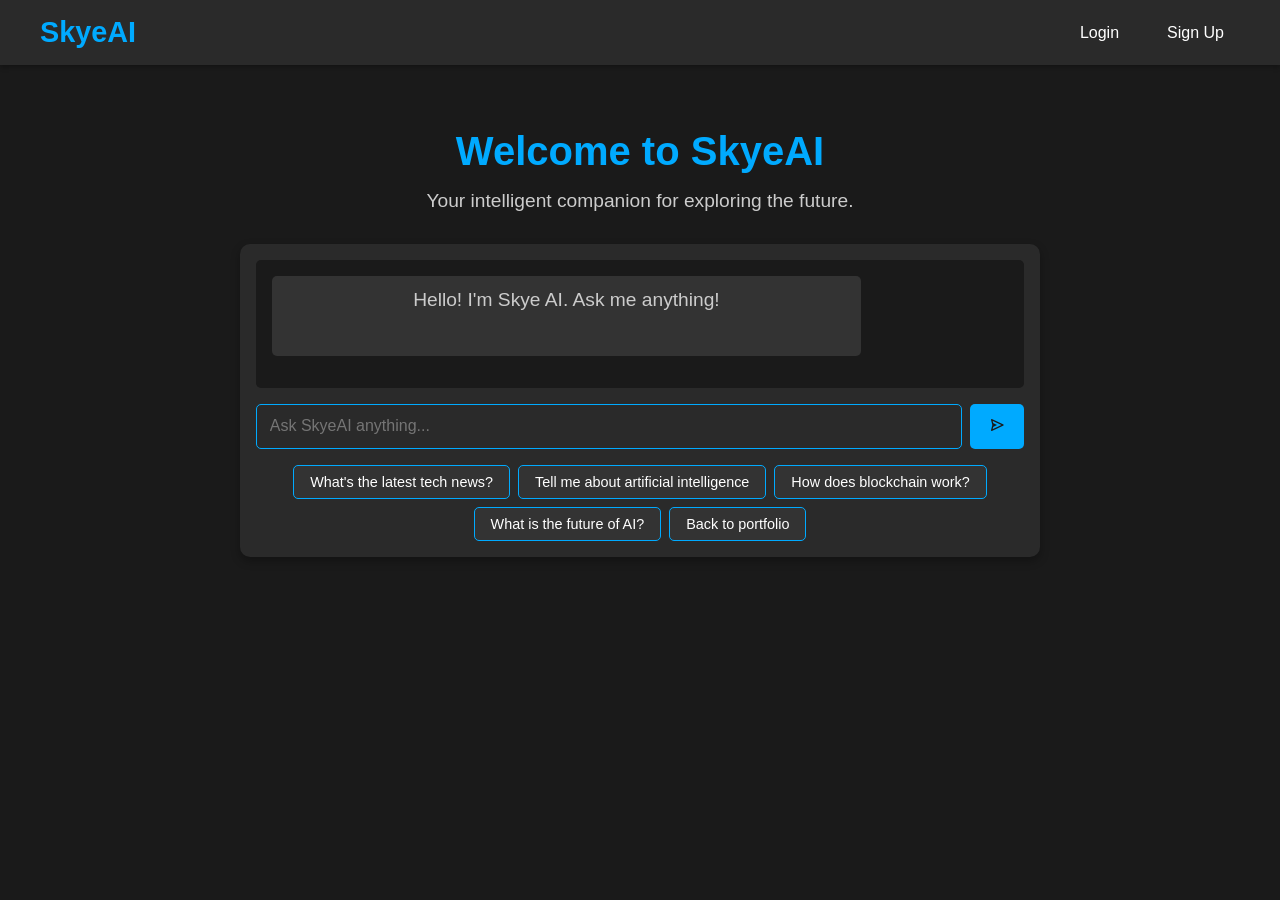
<file: skyeai.html>
<!DOCTYPE html>
<html lang="en">
<head>
    <meta charset="UTF-8">
    <meta name="viewport" content="width=device-width, initial-scale=1.0">
    <title>SkyeAI - Welcome</title>
    <link rel="stylesheet" href="skyeai.css">
    <link href='https://unpkg.com/boxicons@2.1.4/css/boxicons.min.css' rel='stylesheet'>
</head>
<body>
    <header>
        <nav>
            <div class="logo">SkyeAI</div>
            <ul class="nav-links">
                <li><a href="#" class="login-btn">Login</a></li>
                <li><a href="#" class="signup-btn">Sign Up</a></li>
            </ul>
        </nav>
    </header>
    <main>
        <section class="hero">
            <!-- <img src="skyeai-logo.png" alt="SkyeAI Logo" class="hero-logo"> -->
            <h1>Welcome to SkyeAI</h1>
            <p>Your intelligent companion for exploring the future.</p>
            <div class="chatbot-container">
                <div id="chatbot-messages" class="chatbot-messages"></div>
                <div class="chatbot-input-container">
                    <input type="text" id="chatbot-input" placeholder="Ask SkyeAI anything...">
                    <button class="chatbot-send"><i class='bx bx-send'></i></button>
                </div>
            </div>
        </section>
    </main>
    <script src="skyeai.js"></script>
</body>
</html>
</file>
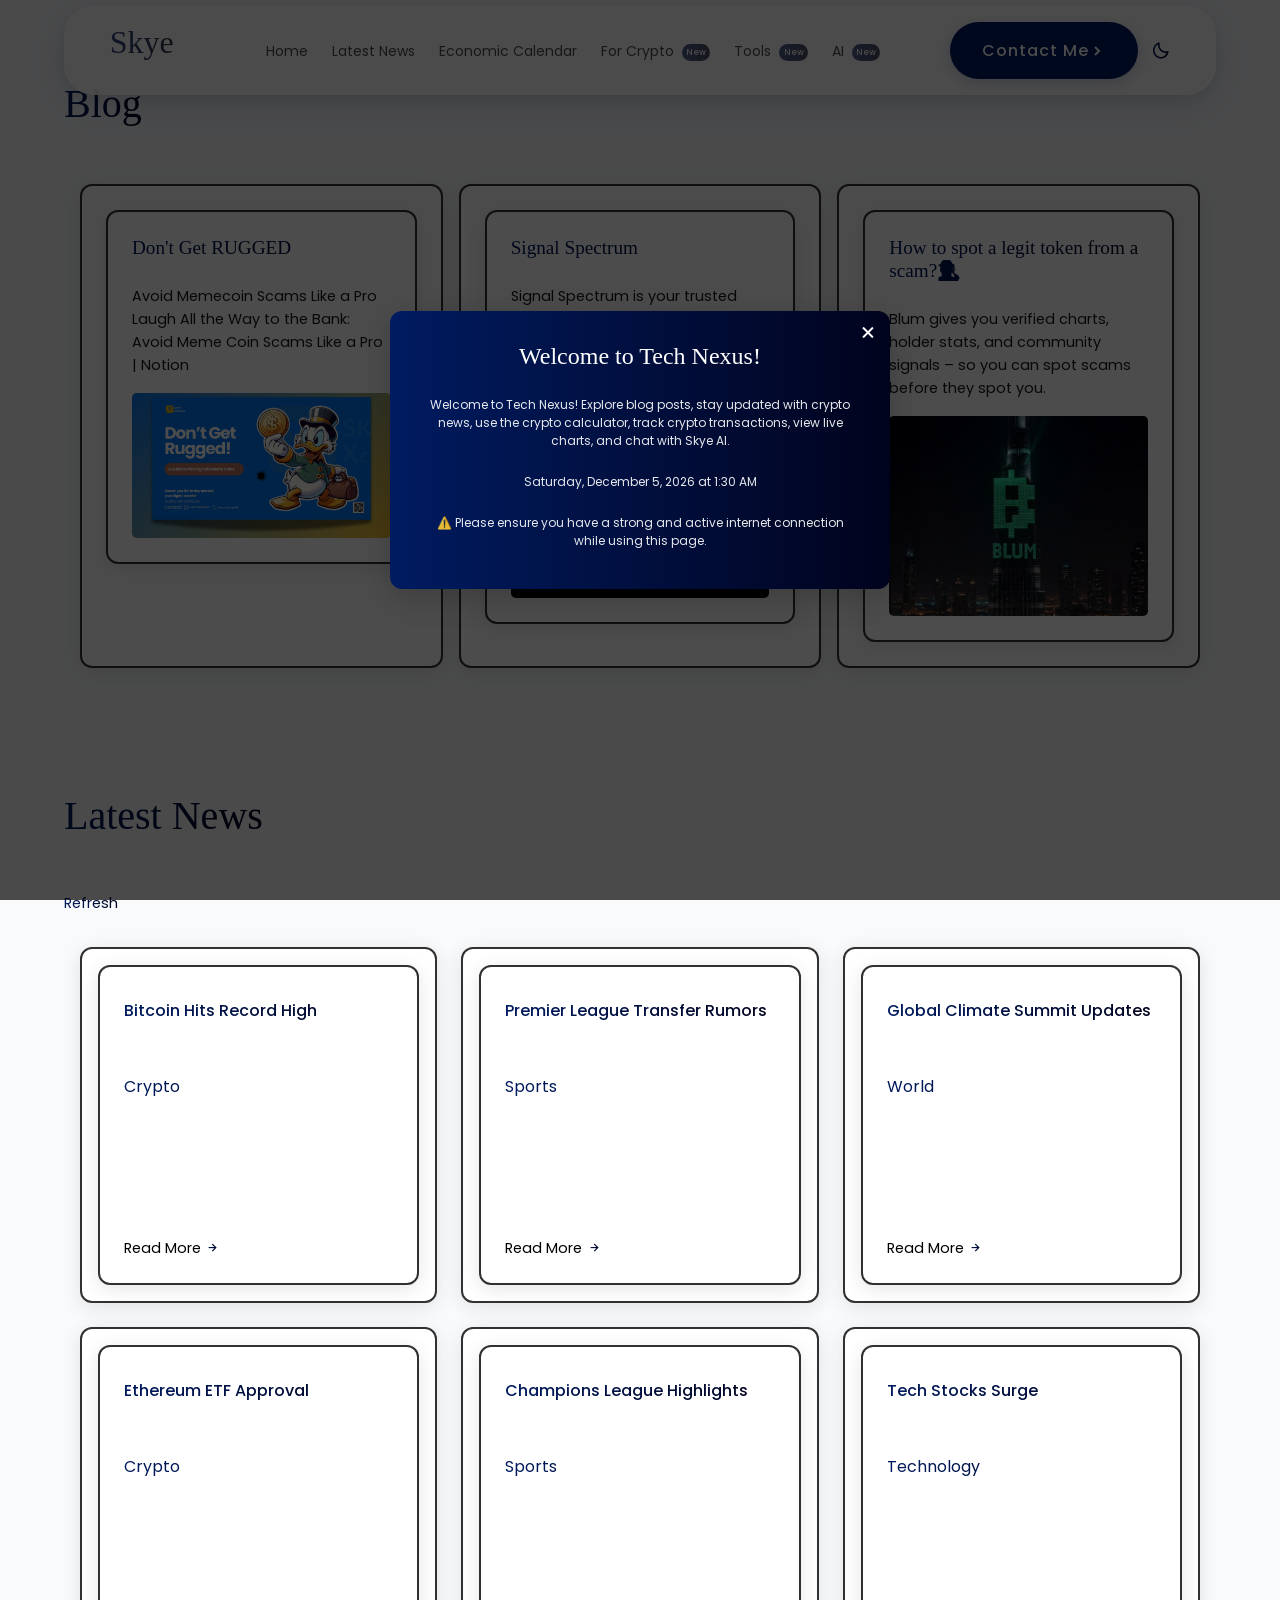
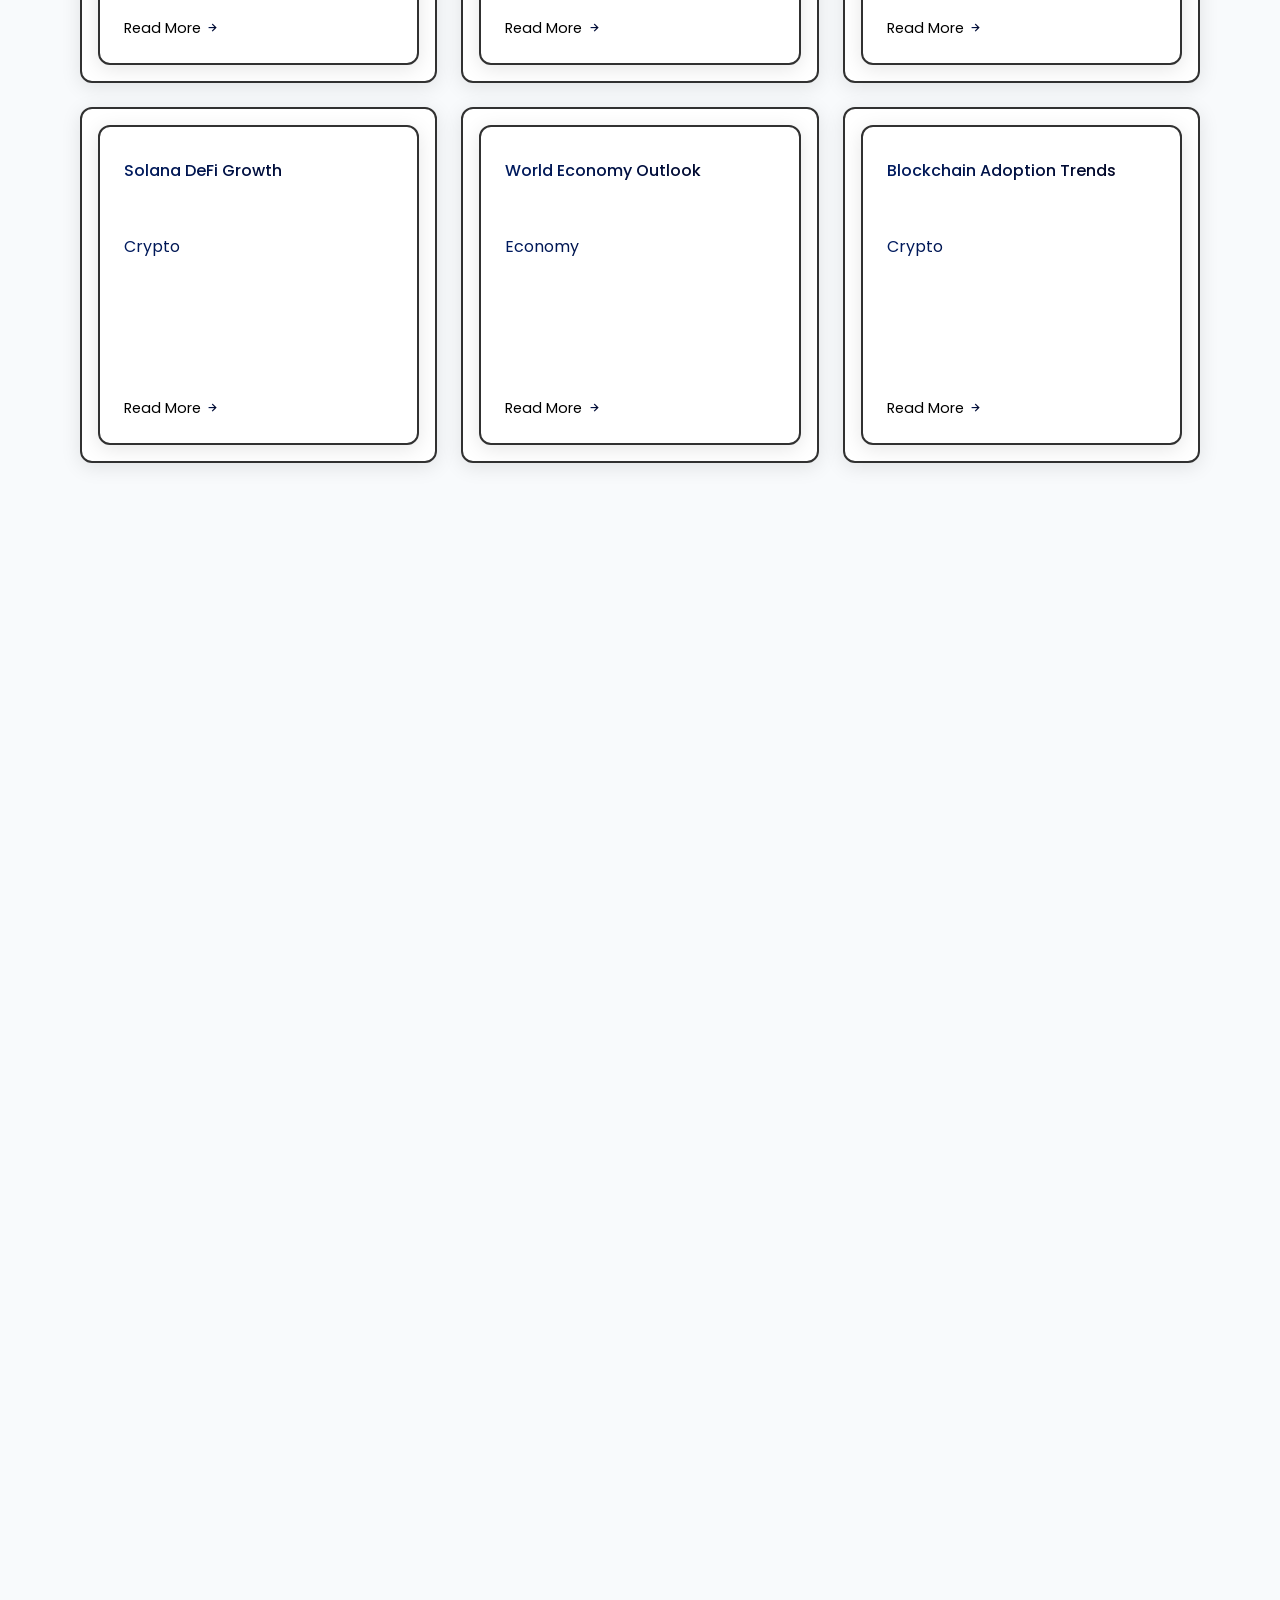
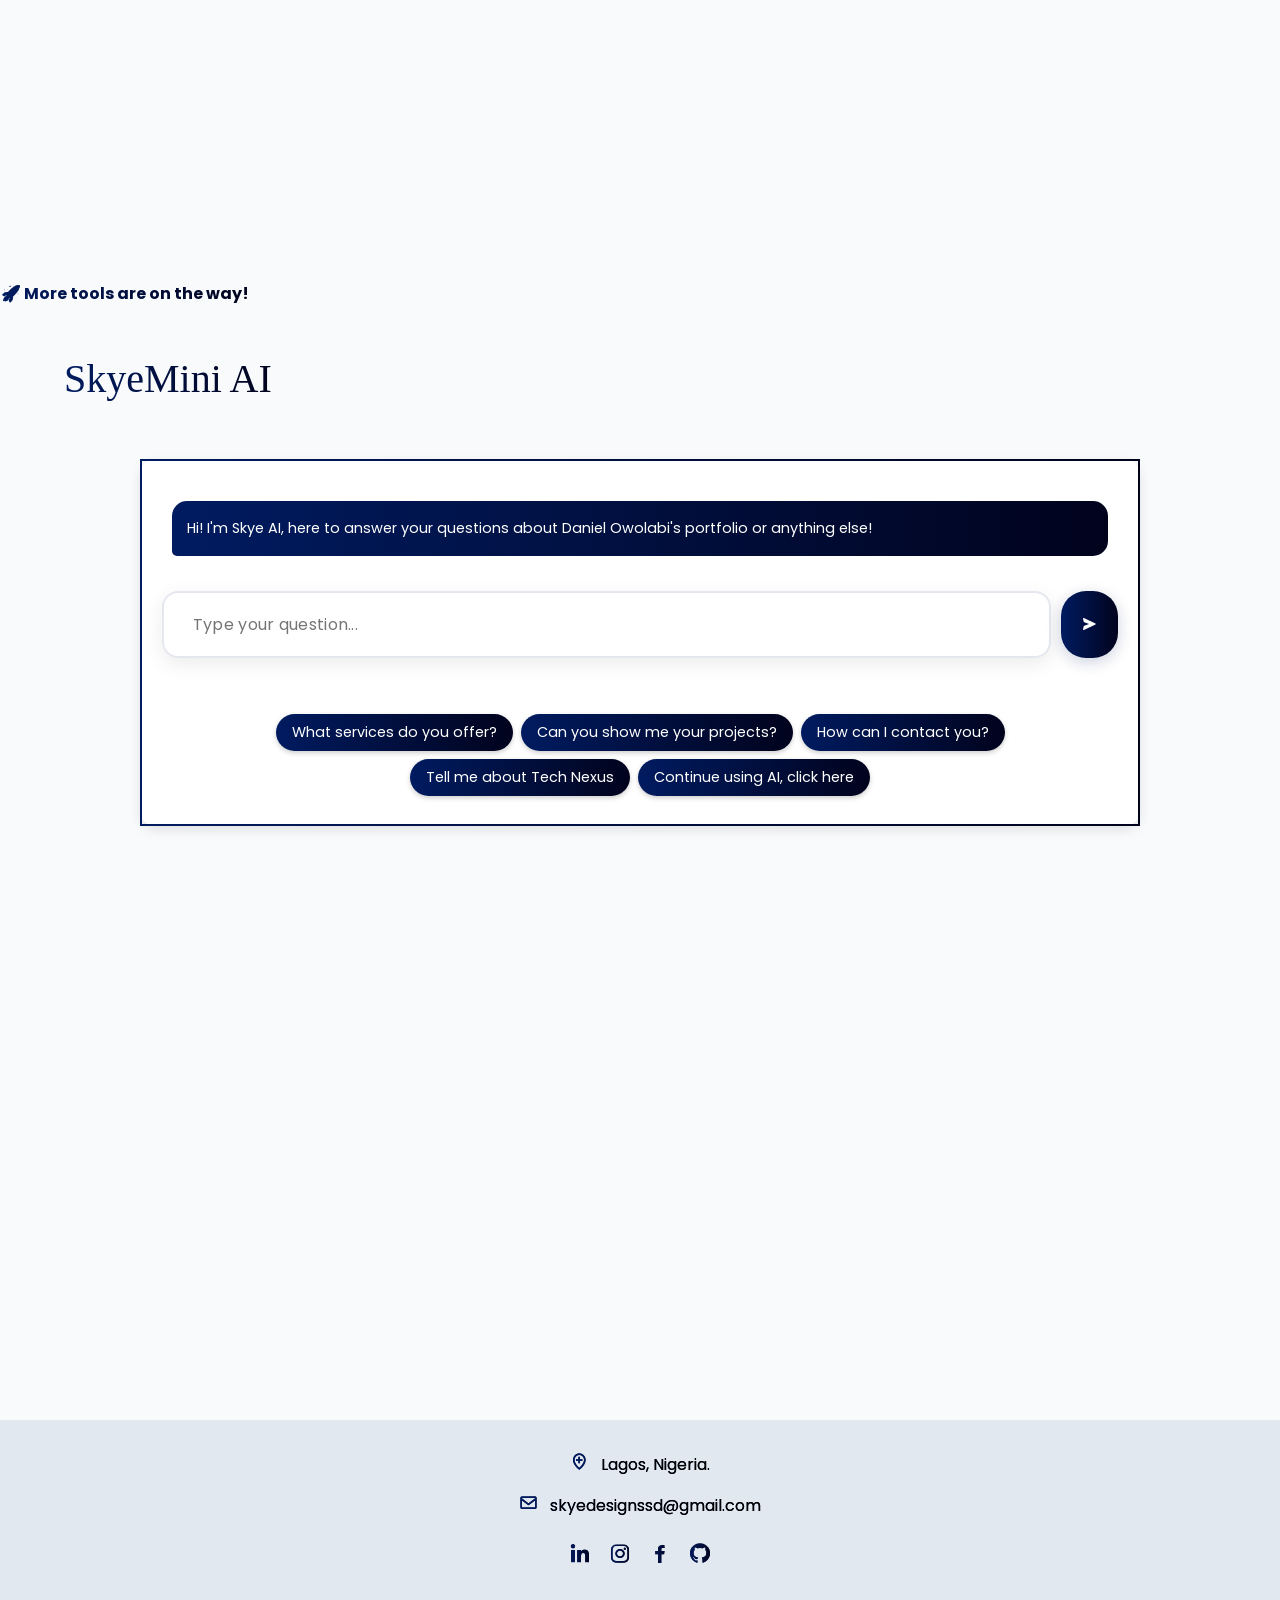
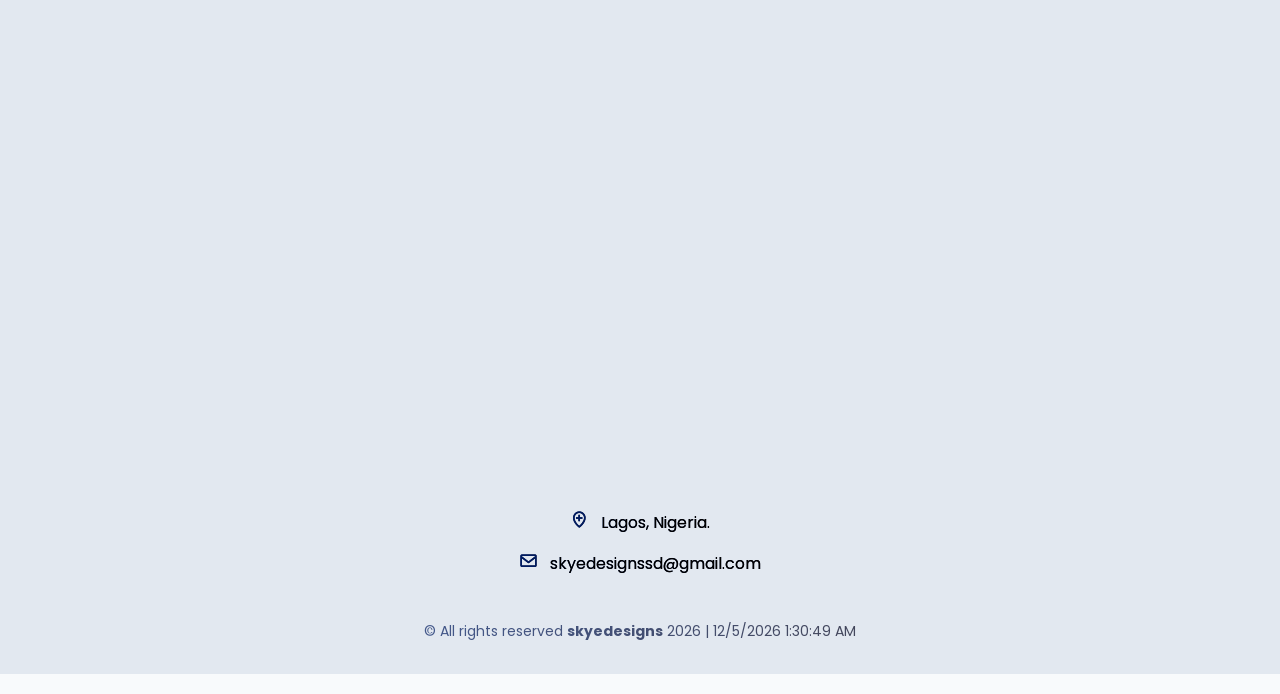
<file: technexus.html>
<!DOCTYPE html>
<html lang="en">
    <head>
        <meta charset="UTF-8">
        <meta name="viewport" content="width=device-width, initial-scale=1.0">
        <meta name="description" content="Tech Nexus by Daniel Owolabi – Blog posts on UI/UX design, web development, crypto news, and handy online tools like calculators, converters, and trackers.">
        <meta name="keywords" content="Tech Nexus, UI/UX design blog, web development blog, crypto news, crypto calculator, transaction tracker, Daniel Owolabi">
        <meta name="author" content="Daniel Owolabi">
        <title>Tech Nexus - Daniel Owolabi</title>
      
        <link rel="preconnect" href="https://fonts.googleapis.com">
        <link rel="preconnect" href="https://fonts.gstatic.com" crossorigin>
        <link href="https://fonts.googleapis.com/css2?family=Poppins:wght@300;400;500;600;700&family=Fredoka:wght@500;600;700&display=swap" rel="stylesheet">
      
        <link href="https://unpkg.com/boxicons@2.1.4/css/boxicons.min.css" rel="stylesheet">
      
        <link rel="stylesheet" href="style.css">

        <link rel="icon" type="image/x-icon" href="skye_designs/favicon.ico">
        <link rel="apple-touch-icon" sizes="180x180" href="skye_designs/apple-touch-icon.png">
        <link rel="icon" type="image/png" sizes="32x32" href="skye_designs/favicon-32x32.png">
        <link rel="icon" type="image/png" sizes="16x16" href="skye_designs/favicon-16x16.png">
        <link rel="manifest" href="skye_designs/site.webmanifest">

        <script type="application/ld+json">
        {
          "@context": "https://schema.org",
          "@type": "Blog",
          "name": "Tech Nexus - Daniel Owolabi",
          "description": "Blog posts and tools by Daniel Owolabi on UI/UX design, web development, crypto news, and digital solutions.",
          "url": "https://codewithskye.github.io/technexus.html",
          "author": {
            "@type": "Person",
            "name": "Daniel Owolabi",
            "url": "https://codewithskye.github.io/"
          },
          "publisher": {
            "@type": "Organization",
            "name": "SkyeDesigns",
            "logo": {
              "@type": "ImageObject",
              "url": "https://codewithskye.github.io/favicon_io/favicon-32x32.png"
            }
          }
        }
        </script>
    </head>
      
      
<body class="technexus-page">

        <!-- Greeting Popup -->
    <div class="greeting-popup" id="greetingPopup">
        <div class="greeting-card">
            <i class='bx bx-x' id="closePopup"></i>
            <h2 id="greeting-text"></h2>
            <p>Welcome to Tech Nexus! Explore blog posts, stay updated with crypto news, use the crypto calculator, track crypto transactions, view live charts, and chat with Skye AI.</p>
            <p id="greeting-time-date"></p>
            <p>⚠️ Please ensure you have a strong and active internet connection while using this page.</p>
        </div>
    </div>

    <!-- Navigation -->
    <nav class="mobile-scroll">
        <a href="index.html" class="logo"><h2>Skye</h2></a>
        <div class="menu-toggle-container">
            <div class="mode-toggle" title="Toggle Dark Mode">
                <i class='bx bx-moon' id="dark-mode-toggle"></i>
            </div>
            <div class="menu-toggle">
                <i class='bx bx-menu-alt-right' id="menu-open"></i>
                <i class='bx bx-x' id="menu-close" style="display: none;"></i>
            </div>
        </div>
        <ul class="links">
            <li><a href="index.html">Home</a></li>
            <li><a href="#crypto-news">Latest News</a></li>
            <li><a href="#economic-calendar">Economic Calendar</a></li>
            <li><a href="#pips-calculator">For Crypto <span class="new-badge">New</span></a></li>
            <li><a href="#tools">Tools <span class="new-badge">New</span></a></li>
            <li><a href="#ai-chatbot">AI <span class="new-badge">New</span></a></li>
            <li><a href="contact.html" class="btn nav-btn">Contact Me <i class='bx bxs-chevron-right'></i></a></li>
        </ul>
        <div class="nav-right">
            <a href="contact.html" class="btn nav-btn">Contact Me <i class='bx bxs-chevron-right'></i></a>
            <div class="mode-toggle" title="Toggle Dark Mode">
                <i class='bx bx-moon' id="dark-mode-toggle"></i>
            </div>
        </div>
    </nav>

    <!-- Blog Section -->
    <section id="blog" class="mobile-scroll content-section">
        <div class="projects-header">
            <h1 class="header mobile-scroll">Blog</h1>
        </div>
        <div class="projects-container">
            <a href="https://bit.ly/safe-memecoins-guide" class="blog-link" target="_blank" rel="noopener noreferrer">
                <div class="box mobile-scroll">
                    <h1>Don't Get RUGGED</h1>
                    <p>Avoid Memecoin Scams Like a Pro Laugh All the Way to the Bank: Avoid Meme Coin Scams Like a Pro | Notion</p>
                    <img src="images/memecoin1.png" alt="Blog post">
                </div>
            </a>
            <a href="https://t.me/signal_spectrum" class="blog-link" target="_blank" rel="noopener noreferrer">
                <div class="box mobile-scroll">
                    <h1>Signal Spectrum</h1>
                    <p>Signal Spectrum is your trusted source for timely updates, daily GameFi airdrop combos, and potential project insights, on Telegram.</p>
                    <img src="images/signal.jpg" alt="Responsive Design">
                </div>
            </a>
            <a href="https://t.me/blumcrypto/891" class="blog-link" target="_blank" rel="noopener noreferrer">
                <div class="box mobile-scroll">
                    <h1>How to spot a legit token from a scam?🕵️‍♂️</h1>
                    <p>Blum gives you verified charts, holder stats, and community signals – so you can spot scams before they spot you.</p>
                    <img src="images/blum.jpeg" alt="Responsive Design">
                </div>
            </a>
        </div>
    </section>

    <!-- Latest News Section -->
    <section id="crypto-news" class="content-section">
        <div class="projects-header">
            <h1 class="header">Latest News</span></h1>
            <div class="refresh-container">
                <a href="#" id="news-refresh" class="refresh-link">Refresh</a>
            </div>
        </div>
        <div class="projects-container" id="crypto-news-container">
            <div class="loading-indicator">Loading news...</div>
        </div>
    </section>

    <!-- Economic Calendar Section -->
    <section id="economic-calendar" class="mobile-scroll content-section">
        <div class="projects-header">
            <h1 class="header mobile-scroll">Economic Calendar</span></h1>
        </div>
        <div class="projects-container">
            <div class="box mobile-scroll economic-calendar-box">
                <h1>Upcoming Economic Events</h1>
                <div class="economic-calendar-container">
                    <iframe src="https://widget.myfxbook.com/widget/calendar.html?lang=en&impacts=0,1,2,3&symbols=AUD,CAD,CHF,CNY,EUR,GBP,JPY,NZD,USD" style="border: 0; width: 100%; height: 700px;"></iframe>
                    <div class="calendar-footer">
                        <a href="https://www.myfxbook.com/forex-economic-calendar?utm_source=widget13&utm_medium=link&utm_campaign=copyright" title="Economic Calendar" class="myfxbookLink" target="_blank" rel="noopener">Economic Calendar</a> by Myfxbook.com
                    </div>
                </div>
            </div>
        </div>
    </section>

    <!-- Pips Calculator Section -->
    <section id="pips-calculator" class="mobile-scroll content-section">
        <div class="projects-header">
            <h1 class="header mobile-scroll">Pips Calculator</h1>
        </div>
        <div class="projects-container">
            <div class="box mobile-scroll">
                <h1>Calculate Forex Pips & Risk</h1>
                <div class="pips-calculator-container">
                    <div class="pips-calculator-inputs">
                        <div class="input-group">
                            <label for="pips-pair">Currency Pair</span></label>
                            <select id="pips-pair">
                                <option value="EUR/USD">EUR/USD</option>
                                <option value="GBP/USD">GBP/USD</option>
                                <option value="USD/JPY">USD/JPY</option>
                                <option value="AUD/USD">AUD/USD</option>
                                <option value="USD/CAD">USD/CAD</option>
                                <option value="USD/CHF">USD/CHF</option>
                                <option value="NZD/USD">NZD/USD</option>
                                <option value="NZD/USD">XAU/USD</option>

                            </select>
                        </div>
                        <div class="input-group">
                            <label for="pips-account-balance">Account Balance</span></label>
                            <input type="number" id="pips-account-balance" placeholder="e.g., 10000" min="0" step="0.01">
                        </div>
                        <div class="input-group">
                            <label for="pips-risk-percent">Risk Percentage (%)</span></label>
                            <input type="number" id="pips-risk-percent" placeholder="e.g., 2" min="0" max="100" step="0.1">
                        </div>
                        <div class="input-group">
                            <label for="pips-entry-price">Entry Price</span></label>
                            <input type="number" id="pips-entry-price" placeholder="e.g., 1.2000" step="0.00001">
                        </div>
                        <div class="input-group">
                            <label for="pips-stop-loss">Stop-Loss Price</span></label>
                            <input type="number" id="pips-stop-loss" placeholder="e.g., 1.1950" step="0.00001">
                        </div>
                        <div class="input-group">
                            <label for="pips-take-profit">Take-Profit Price</span></label>
                            <input type="number" id="pips-take-profit" placeholder="e.g., 1.2100" step="0.00001">
                        </div>
                        <div class="input-group">
                            <label for="pips-lot-size">Lot Size</span></label>
                            <input type="number" id="pips-lot-size" placeholder="e.g., 0.1" min="0" step="0.01">
                        </div>
                        <div class="input-group">
                            <label for="pips-account-currency">Account Currency</span></label>
                            <select id="pips-account-currency">
                                <option value="USD">USD</option>
                                <option value="EUR">EUR</option>
                                <option value="GBP">GBP</option>
                                <option value="JPY">JPY</option>
                                <option value="AUD">AUD</option>
                            </select>
                        </div>
                    </div>
                    <button id="pips-calculate-btn" class="btn">Calculate <i class='bx bx-calculator'></i></button>
                    <div id="pips-result" class="pips-result"></div>
                </div>
            </div>
        </div>
    </section>


    <!-- Crypto Calculator Section -->
    <section id="crypto-calculator" class="mobile-scroll content-section">
        <div class="projects-header">
            <h1 class="header mobile-scroll">Crypto Info & Calculator</h1>
        </div>
        <div class="projects-container">
            <div class="box mobile-scroll calculator-container">
                <h1>Convert Cryptocurrency</h1>
                <div class="calculator-inputs">
                    <div class="input-group">
                        <label for="crypto-select"><span>Select Cryptocurrency</span></label>
                        <input type="text" id="crypto-select" placeholder="Search for a cryptocurrency..." autocomplete="off">
                        <ul id="crypto-suggestions" class="suggestions-list"></ul>
                    </div>
                    <div class="input-group">
                        <label for="amount"><span>Amount</span></label>
                        <input type="number" id="amount" placeholder="Enter amount" step="any" min="0">
                    </div>
                    <div class="input-group">
                        <label for="currency-select"><span>Fiat Currency</span></label>
                        <select id="currency-select">
                            <option value="usd">USD</option>
                            <option value="ngn">NGN</option>
                            <option value="eur">EUR</option>
                            <option value="gbp">GBP</option>
                            <option value="jpy">JPY</option>
                            <option value="aud">AUD</option>
                            <option value="cad">CAD</option>
                        </select>
                    </div>
                </div>
                <button id="calculate-btn" class="btn">Calculate <i class="bx bx-calculator"></i></button>
                <div id="calculator-result" class="calculator-result"></div>
                <div id="token-details" class="token-details" style="display: none;">
                    <h3><span>Token Details</span></h3>
                    <p id="token-name"></p>
                    <p id="token-symbol"></p>
                    <p id="token-price"></p>
                    <p id="token-market-cap"></p>
                    <p id="token-volume"></p>
                    <p id="token-change"></p>
                    <p id="token-creation-date"></p>
                    <p id="token-owner"></p>
                </div>
                <div id="price-chart" class="price-chart" style="display: none;">
                    <h3><span>Price Chart</span></h3>
                    <div id="tradingview-chart"></div>
                </div>
                <div id="loading-indicator" class="loading-indicator" style="display: none;">
                    <div class="loader"></div>
                </div>
                <a href="https://wa.me/+2347016794490" target="_blank" class="btn">
                    Looking to buy or sell your digital asset? Tap 'Let's connect on WhatsApp. <i class="bx bxl-whatsapp"></i>
                </a>
                
            </div>
        </div>
    </section>

    <!-- Tracker Section -->
    <section id="crypto-tracker" class="mobile-scroll content-section">
        <div class="projects-header">
            <h1 class="header mobile-scroll">Crypto Transaction Tracker</h1>
        </div>
        <div class="projects-container">
            <div class="box mobile-scroll">
                <h1>Track Your Recent Transactions</h1>
                <div class="tracker-container">
                    <div class="tracker-inputs">
                        <div class="input-group">
                            <label for="wallet-address"><span>Wallet Address</span></label>
                            <input type="text" id="wallet-address" placeholder="Enter your wallet address">
                        </div>
                        <div class="input-group">
                            <label for="crypto-select"><span>Cryptocurrency</span></label>
                            <select id="crypto-select">
                                <option value="bitcoin">Bitcoin (BTC)</option>
                                <option value="ethereum">Ethereum (ETH)</option>
                                <option value="bnb">BNB (BNB)</option>
                                <!-- <option value="ton">TON (TON)</option> -->
                            </select>
                        </div>
                    </div>
                    <button id="track-btn" class="btn">Track Transactions<i class='bx bx-search'></i></button>
                    <div id="tracker-result" class="tracker-result"></div>
                </div>
            </div>
        </div>
    </section>
    <!-- Crypto Charts Section -->
    <section id="crypto-charts" class="mobile-scroll content-section">
        <div class="projects-header">
            <h1 class="header mobile-scroll">Live Crypto & Stock Chart</h1>
        </div>
        <div class="projects-container">
            <div class="box mobile-scroll">
                <h1>Interactive Market Chart</h1>
                <div class="tradingview-widget-container">
                    <div id="tradingview_chart"></div>
                </div>
            </div>
        </div>
    </section>
    <section id="tools" class="mobile-scroll content-section">
        <div class="coming-soon">
            <h3>Tools</h3>
            <p>A growing collection of handy online tools to make your work easier—coming soon:</p>
            <ul>
                <li>🔻 Image Compressor – Optimize images without losing quality</li>
                <li>📄 Word to PDF Converter – Quickly convert DOC/DOCX files to PDF</li>
                <li>🎥 Social Media Video Downloader – Save videos from popular platforms</li>
                <li>➕ And more tools on the way...</li>
            </ul>
            <p><em>Note: This section is still a work in progress. Stay tuned for updates!</em></p> 
            <p><em>Don't forget to subscribe to our newsletter at the bottom of the page to stay informed about new tools and features.</em></p>        </div>
    </section>
    <section id="image-compressor" class="mobile-scroll content-section">
        <div class="projects-header">
            <h1 class="header mobile-scroll">Image Compressor</h1>
        </div>
        <div class="projects-container">
            <div class="box mobile-scroll">
                <h1>Compress Images</h1>
                <p>Optimize JPEG/PNG images (Max 5MB each, multiple files supported).</p>
                <div class="image-compressor">
                    <div class="drop-zone" id="drop-zone">
                        <i class='bx bx-cloud-upload'></i>
                        <p>Drag and drop images here or click to upload. (Note: Full functionality is still in progress, but image upload is available.)</p>
                        <input type="file" id="image-input" accept="image/jpeg,image/png" multiple hidden>
                    </div>
                    <button id="compress-btn" class="btn" disabled>Compress Images <i class='bx bx-compress'></i></button>
                    <div id="compressor-result" class="compressor-result"></div>
                </div>
            </div>
        </div>
    </section>
    <section id="pdf-to-jpg-converter" class="mobile-scroll content-section">
        <div class="projects-header">
            <h1 class="header mobile-scroll">PDF to JPG Converter</h1>
        </div>
        <div class="projects-container">
            <div class="box mobile-scroll">
                <h1>Convert PDF to JPG</h1>
                <p>Convert PDF files to high-quality JPG images (Max 10MB).</p>
                <div class="pdf-converter">
                    <div class="drop-zone" id="pdf-drop-zone">
                        <i class='bx bx-cloud-upload'></i>
                        <p>Drag and drop PDF here or click to upload.</p>
                        <input type="file" id="pdf-input" accept="application/pdf" hidden>
                    </div>
                    <button id="convert-btn" class="btn" disabled>Convert to JPG <i class='bx bx-image'></i></button>
                    <div id="converter-result" class="converter-result"></div>
                </div>
            </div>
        </div>
    </section>

    
    <div class="marquee-container">
        <p class="marquee"><strong>🚀 More tools are on the way!</strong></p>
    </div>



<!-- AI Chatbot Section -->
<section id="ai-chatbot" class="content-section">
    <div class="projects-header">
        <h1 class="header">SkyeMini AI</h1>
    </div>
    <div class="chatbot-container">
        <div class="chatbot-messages" id="chatbot-messages">
            <!-- Messages will be dynamically added -->
        </div>
        <div class="chatbot-input">
            <input type="text" id="chatbot-input" placeholder="Type your question..." />
            <button class="btn chatbot-send"><i class='bx bxs-send'></i></button>
        </div>
        <div id="suggestions-container" class="suggestions-container"></div>
    </div>
</section>



<!-- QR Code Section -->
<section class="qr-code-section mobile-scroll content-section">
    <h2 class="qr-header">Connect Instantly</h2>
    <div class="qr-container">
        <div class="qr-box">
            <a href="https://wa.me/+2347016794490" target="_blank" rel="noopener noreferrer">
                <img src="images/whatsapp_qr.jpg" alt="WhatsApp QR Code" class="qr-image">
            </a>
            <p class="qr-text">Click or Scan for WhatsApp</p>
        </div>
        <div class="qr-box">
            <a href="https://www.linkedin.com/in/codewithskye/" target="_blank" rel="noopener noreferrer">
                <img src="images/linkedin_qr.jpg" alt="LinkedIn QR Code" class="qr-image">
            </a>
            <p class="qr-text">Click or Scan for LinkedIn</p>
        </div>
        <div class="qr-box">
            <a href="https://x.com/codewithskye" target="_blank" rel="noopener noreferrer">
                <img src="images/x_img.webp" alt="X QR Code" class="qr-image">
            </a>
            <p class="qr-text">Click or Scan for X (twitter)</p>
        </div>
        <div class="qr-box">
            <a href="https://www.instagram.com/code.withskye/" target="_blank" rel="noopener noreferrer">
                <img src="images/instagram_qr.jpg" alt="Instagram QR Code" class="qr-image">
            </a>
            <p class="qr-text">Click or Scan for Instagram</p>
        </div>
    </div>
</section>


<!-- Footer -->
<footer class="mobile-scroll content-section">
        <div class="col-left">
            <div class="col-box">
                <span><i class='bx bx-location-plus'></i></span>
                <span>Lagos, Nigeria.</span>
            </div>
            <div class="col-box">
                <span><i class='bx bx-envelope'></i></span>
                <span>skyedesignssd@gmail.com</span>
            </div>
        </div>
        <div class="col-right">
            <div class="social-icons">
                <a href="https://www.linkedin.com/in/codewithskye/" target="_blank" rel="noopener noreferrer"><span><i class='bx bxl-linkedin'></i></span></a>
                <a href="https://www.instagram.com/code.withskye/" target="_blank" rel="noopener noreferrer"><span><i class='bx bxl-instagram'></i></span></a>
                <a href="https://web.facebook.com/codewithskye" target="_blank" rel="noopener noreferrer"><span><i class='bx bxl-facebook'></i></span></a>
                <a href="https://github.com/codewithskye" target="_blank" rel="noopener noreferrer"><span><i class='bx bxl-github'></i></span></a>
            </div>
        </div>

<!-- Newsletter Subscription -->
    <div class="newsletter-container mobile-scroll" id="newsletter">
        <h2 class="newsletter-heading">
            <span>Want a more personalized experience? Enter your email.</span>
        </h2>
        <p class="newsletter-subtext">
            Subscribe for more updates, latest posts, projects, and tech insights!
        </p>

        <form id="newsletter-form" class="mobile-scroll">
            <div class="input-box">
                <input type="email" name="email" placeholder="Your Email" required>
            </div>
            <button type="submit" class="btn">
                Continue <i class='bx bx-envelope'></i>
            </button>
            <div id="newsletter-feedback" class="newsletter-feedback">
                <div class="feedback-content">
                    <div class="loader hidden"></div>
                    <div class="success-message hidden">
                        <i class='bx bx-check-circle'></i>
                        <span>🎉🎉Yayy! We’ve just sent a special greeting to your email!</span>
                    </div>
                    <div class="error-message hidden"></div>
                </div>
            </div>
        </form>
    </div>
        <div class="col-left">
            <div class="col-box">
                <span><i class='bx bx-location-plus'></i></span>
                <span>Lagos, Nigeria.</span>
            </div>
            <div class="col-box">
                <span><i class='bx bx-envelope'></i></span>
                <span>skyedesignssd@gmail.com</span>
            </div>
        </div>
<div class="copyright">
    <span id="copyright-text"></span>
</div>
    
</footer>

<!-- Skye Designs AI Customer Service Chatbot -->
<script src="https://cdn.botpress.cloud/webchat/v5.0/inject.js"></script>
<script src="https://files.bpcontent.cloud/2026/08/19/11/20260819115129-JHOZGTJA.js" defer></script>



<script>
    function downloadResume(file) {
      if(file) {
        window.location.href = file;
      }
    }
function updateDateTime() {
    const now = new Date();

    const year = now.getFullYear();
    const date = now.toLocaleDateString();
    const time = now.toLocaleTimeString();

    document.getElementById("copyright-text").innerHTML =
        `© All rights reserved <strong>skyedesigns</strong> ${year} | ${date} ${time}`;
}

updateDateTime();

setInterval(updateDateTime, 1000);

</script>

    <script src="script.js"></script>
    <script src="chatbot.js"></script>    
    <div id="toast" class="toast hidden">
        <span id="toast-message"></span>
    </div>
    <button id="scroll-arrow" class="scroll-arrow hidden" title="Scroll to top">
        <i class='bx bx-chevron-up'></i>
    </button>
</body>
</html>
</file>
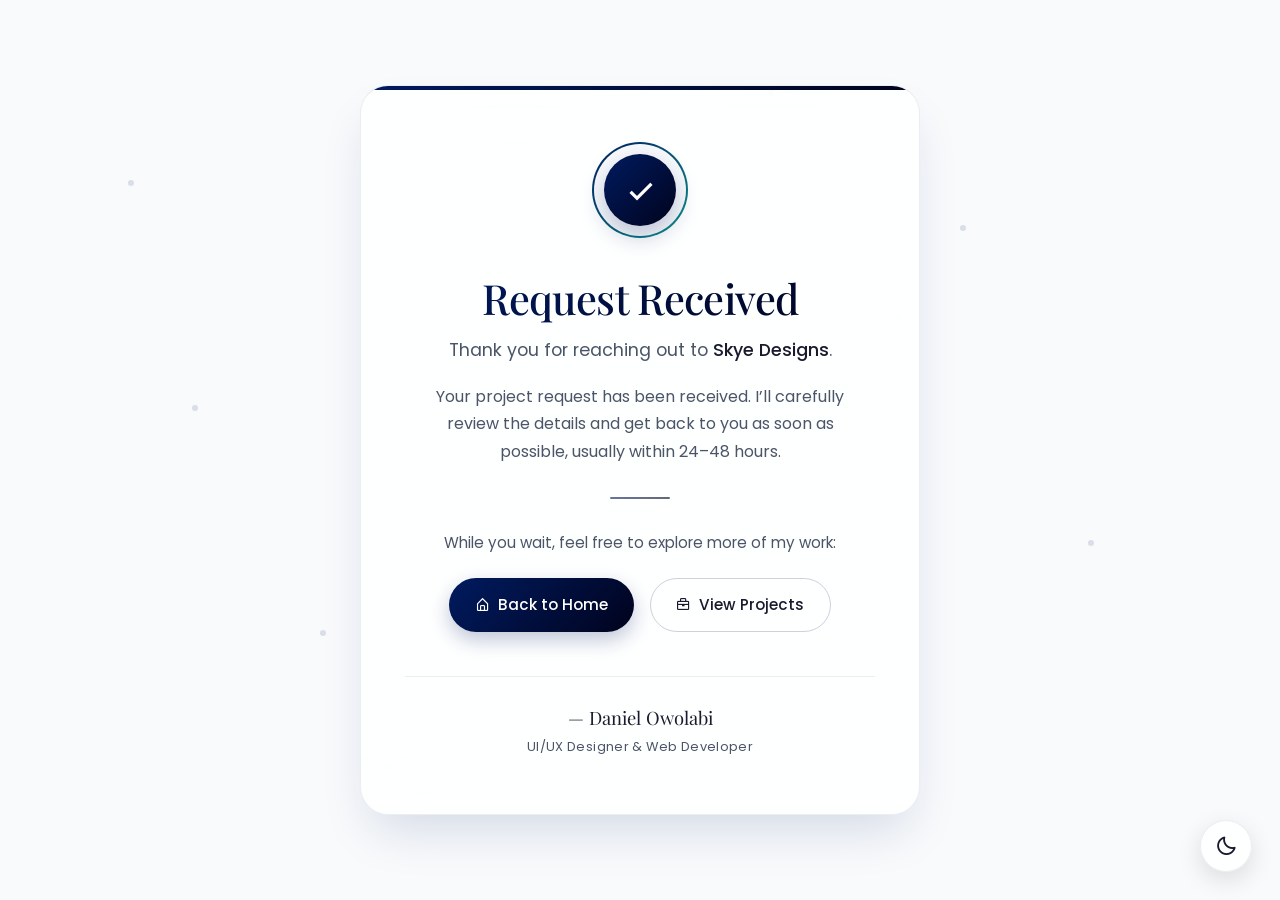
<file: thank-you.html>
<!DOCTYPE html>
<html lang="en">
<head>
    <meta charset="UTF-8">
    <meta name="viewport" content="width=device-width, initial-scale=1.0, maximum-scale=1.0, user-scalable=no">
    
    <meta name="description" content="Thank you for contacting Skye Designs. Your project request has been received.">
    <meta name="robots" content="noindex, nofollow">
    
    <title>Request Received | Skye Designs</title>
    
    <link rel="canonical" href="https://codewithskye.github.io/thank-you.html">
    
    <link href="https://unpkg.com/boxicons@2.1.4/css/boxicons.min.css" rel="stylesheet">
    <link href="https://fonts.googleapis.com/css2?family=Playfair+Display:wght@400;500;600&family=Poppins:wght@300;400;500;600&display=swap" rel="stylesheet">
    
    <link rel="icon" type="image/x-icon" href="skye_designs/favicon.ico">
    <link rel="apple-touch-icon" sizes="180x180" href="skye_designs/apple-touch-icon.png">
    <link rel="icon" type="image/png" sizes="32x32" href="skye_designs/favicon-32x32.png">
    <link rel="icon" type="image/png" sizes="16x16" href="skye_designs/favicon-16x16.png">
    
    <link rel="stylesheet" href="thank-you.css">
</head>
<body>

    <div class="page-loader" id="pageLoader">
        <div class="loader-inner"></div>
    </div>

    <div class="particles" aria-hidden="true">
        <span></span><span></span><span></span><span></span><span></span>
        <span></span><span></span><span></span><span></span><span></span>
    </div>

    <main class="thank-you-wrapper">
        <div class="thank-you-card">

            <div class="success-icon-wrapper">
                <div class="success-ring"></div>
                <div class="success-icon">
                    <i class='bx bx-check'></i>
                </div>
            </div>

            <h1>Request Received</h1>
            
            <p class="subtitle">
                Thank you for reaching out to <strong>Skye Designs</strong>.
            </p>

            <p class="message">
                Your project request has been received. I’ll carefully review the details and get back to you as soon as possible, usually within 24–48 hours.
            </p>

            <div class="divider"></div>

            <div class="next-steps">
                <p>While you wait, feel free to explore more of my work:</p>
                <div class="action-buttons">
                    <a href="index.html" class="btn btn-primary">
                        <i class='bx bx-home-alt'></i>
                        Back to Home
                    </a>
                    <a href="projects.html" class="btn btn-secondary">
                        <i class='bx bx-briefcase'></i>
                        View Projects
                    </a>
                </div>
            </div>

            <div class="signature">
                <span>— Daniel Owolabi</span>
                <small>UI/UX Designer & Web Developer</small>
            </div>
        </div>
    </main>


    <button class="mode-toggle" id="darkModeToggle" title="Toggle Dark Mode" aria-label="Toggle dark mode">
        <i class='bx bx-moon'></i>
    </button>

    <script src="thank-you.js"></script>
</body>
</html>
</file>
<file: style.css>
@import url('https://fonts.googleapis.com/css2?family=Poppins:wght@300;400;500;600;700&display=swap');

/* Animations */

@keyframes mobileFadeIn {
    from { 
        opacity: 0; 
        transform: translateY(30px) scale(0.95); 
        filter: blur(2px);
    }
    to { 
        opacity: 1; 
        transform: translateY(0) scale(1); 
        filter: blur(0);
    }
}

@keyframes glowPulse {
    0%, 100% {
        box-shadow: 0 0 5px rgba(0, 27, 96, 0.3), 0 0 10px rgba(0, 27, 96, 0.2), 0 0 15px rgba(1, 3, 29, 0.1);
    }
    50% {
        box-shadow: 0 0 20px rgba(0, 27, 96, 0.6), 0 0 30px rgba(0, 27, 96, 0.4), 0 0 40px rgba(1, 3, 29, 0.3);
    }
}

@keyframes slideInFromLeft {
    0% {
        opacity: 0;
        transform: translateX(-100px) rotateY(-20deg);
        filter: blur(3px);
    }
    100% {
        opacity: 1;
        transform: translateX(0) rotateY(0deg);
        filter: blur(0);
    }
}

@keyframes slideInFromRight {
    0% {
        opacity: 0;
        transform: translateX(100px) rotateY(20deg);
        filter: blur(3px);
    }
    100% {
        opacity: 1;
        transform: translateX(0) rotateY(0deg);
        filter: blur(0);
    }
}

@keyframes typewriter {
    from {
        width: 0;
    }
    to {
        width: 100%;
    }
}

@keyframes blink {
    0%, 50% {
        border-color: transparent;
    }
    51%, 100% {
        border-color: var(--primary-color);
    }
}

@keyframes particleFloat {
    0%, 100% {
        transform: translateY(0px) rotate(0deg);
        opacity: 0.7;
    }
    33% {
        transform: translateY(-20px) rotate(120deg);
        opacity: 1;
    }
    66% {
        transform: translateY(-10px) rotate(240deg);
        opacity: 0.8;
    }
}

@keyframes magneticHover {
    0% {
        transform: scale(1) rotate(0deg);
    }
    50% {
        transform: scale(1.05) rotate(2deg);
    }
    100% {
        transform: scale(1.02) rotate(-1deg);
    }
}

@keyframes liquidMorph {
    0%, 100% {
        border-radius: 60% 40% 30% 70% / 60% 30% 70% 40%;
    }
    25% {
        border-radius: 30% 60% 70% 40% / 50% 60% 30% 60%;
    }
    50% {
        border-radius: 50% 40% 60% 30% / 40% 70% 60% 50%;
    }
    75% {
        border-radius: 40% 70% 50% 60% / 70% 50% 40% 30%;
    }
}

@keyframes scaleUp {
    from { 
        opacity: 0; 
        transform: scale(0.7) rotate(-2deg); 
        filter: blur(3px);
    }
    50% {
        opacity: 0.8;
        transform: scale(1.05) rotate(1deg);
        filter: blur(1px);
    }
    to { 
        opacity: 1; 
        transform: scale(1) rotate(0deg); 
        filter: blur(0);
    }
}

@keyframes marquee {
    0% { transform: translateX(100vw); }
    100% { transform: translateX(-100%); }
}

@keyframes profileBounce {
    0% { transform: translateY(0) scale(1); }
    25% { transform: translateY(-5px) scale(1.02); }
    50% { transform: translateY(-15px) scale(1.05); }
    75% { transform: translateY(-5px) scale(1.02); }
    100% { transform: translateY(0) scale(1); }
}

@keyframes slideInLeft {
    from { 
        opacity: 0; 
        transform: translateX(-80px) rotateY(-15deg); 
        filter: blur(2px);
    }
    to { 
        opacity: 1; 
        transform: translateX(0) rotateY(0deg); 
        filter: blur(0);
    }
}

@keyframes slideInRight {
    from { 
        opacity: 0; 
        transform: translateX(80px) rotateY(15deg); 
        filter: blur(2px);
    }
    to { 
        opacity: 1; 
        transform: translateX(0) rotateY(0deg); 
        filter: blur(0);
    }
}

@keyframes pulse {
    0%, 100% { 
        transform: scale(1); 
        box-shadow: 0 0 0 0 rgba(0, 27, 96, 0.4);
    }
    50% { 
        transform: scale(1.05); 
        box-shadow: 0 0 0 10px rgba(0, 27, 96, 0);
    }
}

@keyframes messageFadeIn {
    from { 
        opacity: 0; 
        transform: translateY(15px) scale(0.95); 
        filter: blur(1px);
    }
    to { 
        opacity: 1; 
        transform: translateY(0) scale(1); 
        filter: blur(0);
    }
}

@keyframes gradientGlow {
    0% { 
        box-shadow: 0 0 5px rgba(0, 27, 96, 0.3), 0 0 10px rgba(0, 27, 96, 0.2), 0 0 15px rgba(1, 3, 29, 0.1); 
    }
    50% { 
        box-shadow: 0 0 10px rgba(0, 27, 96, 0.5), 0 0 20px rgba(0, 27, 96, 0.3), 0 0 30px rgba(1, 3, 29, 0.2); 
    }
    100% { 
        box-shadow: 0 0 5px rgba(0, 27, 96, 0.3), 0 0 10px rgba(0, 27, 96, 0.2), 0 0 15px rgba(1, 3, 29, 0.1); 
    }
}

@keyframes darkGradientGlow {
    0% { 
        box-shadow: 0 0 5px rgba(255, 255, 255, 0.3), 0 0 10px rgba(255, 255, 255, 0.2), 0 0 15px rgba(211, 211, 211, 0.1); 
    }
    50% { 
        box-shadow: 0 0 10px rgba(255, 255, 255, 0.5), 0 0 20px rgba(255, 255, 255, 0.3), 0 0 30px rgba(211, 211, 211, 0.2); 
    }
    100% { 
        box-shadow: 0 0 5px rgba(255, 255, 255, 0.3), 0 0 10px rgba(255, 255, 255, 0.2), 0 0 15px rgba(211, 211, 211, 0.1); 
    }
}

@keyframes bounce {
    0%, 20%, 53%, 80%, 100% {
        transform: translateY(0) scale(1);
    }
    40%, 43% {
        transform: translateY(-8px) scale(1.02);
    }
    70% {
        transform: translateY(-4px) scale(1.01);
    }
    90% {
        transform: translateY(-2px) scale(1.005);
    }
}

@keyframes buttonBounce {
    0% { 
        transform: translateY(0) scale(1); 
        box-shadow: 0 2px 8px rgba(0, 27, 96, 0.2);
    }
    50% { 
        transform: translateY(-6px) scale(1.03); 
        box-shadow: 0 8px 25px rgba(0, 27, 96, 0.4);
    }
    100% { 
        transform: translateY(-3px) scale(1.01); 
        box-shadow: 0 5px 15px rgba(0, 27, 96, 0.3);
    }
}

@keyframes popIn {
    0% { 
        opacity: 0; 
        transform: scale(0.6) rotate(-10deg); 
        filter: blur(3px);
    }
    50% {
        opacity: 0.8;
        transform: scale(1.15) rotate(5deg);
        filter: blur(1px);
    }
    70% { 
        opacity: 1; 
        transform: scale(1.05) rotate(-2deg); 
        filter: blur(0.5px);
    }
    100% { 
        opacity: 1; 
        transform: scale(1) rotate(0deg); 
        filter: blur(0);
    }
}

@keyframes fadeIn {
    0% { 
        opacity: 0; 
        transform: translateY(10px);
        filter: blur(1px);
    }
    100% { 
        opacity: 1; 
        transform: translateY(0);
        filter: blur(0);
    }
}

@keyframes spin {
    0% { transform: rotate(0deg); }
    100% { transform: rotate(360deg); }
}

@keyframes logoPulse {
    0%, 100% { 
        transform: scale(1); 
        filter: brightness(1);
    }
    50% { 
        transform: scale(1.08); 
        filter: brightness(1.1);
    }
}

@keyframes logoSpin {
    0% { transform: rotate(0deg); }
    100% { transform: rotate(360deg); }
}

@keyframes float {
    0%, 100% {
        transform: translateY(0px) rotate(0deg);
    }
    33% {
        transform: translateY(-10px) rotate(1deg);
    }
    66% {
        transform: translateY(-5px) rotate(-1deg);
    }
}

@keyframes morphGlow {
    0%, 100% {
        border-radius: 12px;
        box-shadow: 0 0 20px rgba(0, 27, 96, 0.3);
    }
    25% {
        border-radius: 20px;
        box-shadow: 0 0 30px rgba(0, 27, 96, 0.5);
    }
    50% {
        border-radius: 8px;
        box-shadow: 0 0 40px rgba(1, 3, 29, 0.4);
    }
    75% {
        border-radius: 16px;
        box-shadow: 0 0 25px rgba(0, 27, 96, 0.6);
    }
}

@keyframes slideInUp {
    from {
        opacity: 0;
        transform: translateY(50px) scale(0.9);
        filter: blur(2px);
    }
    to {
        opacity: 1;
        transform: translateY(0) scale(1);
        filter: blur(0);
    }
}

@keyframes slideInDown {
    from {
        opacity: 0;
        transform: translateY(-50px) scale(0.9);
        filter: blur(2px);
    }
    to {
        opacity: 1;
        transform: translateY(0) scale(1);
        filter: blur(0);
    }
}

@keyframes zoomIn {
    from {
        opacity: 0;
        transform: scale(0.3) rotate(10deg);
        filter: blur(5px);
    }
    50% {
        opacity: 0.7;
        transform: scale(1.1) rotate(-5deg);
        filter: blur(2px);
    }
    to {
        opacity: 1;
        transform: scale(1) rotate(0deg);
        filter: blur(0);
    }
}

@keyframes textGlow {
    0%, 100% {
        text-shadow: 0 0 5px rgba(0, 27, 96, 0.3);
    }
    50% {
        text-shadow: 0 0 20px rgba(0, 27, 96, 0.6), 0 0 30px rgba(1, 3, 29, 0.4);
    }
}

@keyframes cardHover {
    0% {
        transform: translateY(0) scale(1);
        box-shadow: 0 4px 20px rgba(0, 0, 0, 0.1);
    }
    100% {
        transform: translateY(-8px) scale(1.02);
        box-shadow: 0 12px 40px rgba(0, 27, 96, 0.2);
    }
}

@keyframes ripple {
    0% {
        transform: scale(0);
        opacity: 1;
    }
    100% {
        transform: scale(4);
        opacity: 0;
    }
}

@keyframes neonGlow {
    0%, 100% {
        text-shadow: 0 0 5px rgba(0, 27, 96, 0.5), 0 0 10px rgba(0, 27, 96, 0.5), 0 0 15px rgba(0, 27, 96, 0.5);
    }
    50% {
        text-shadow: 0 0 10px rgba(0, 27, 96, 0.8), 0 0 20px rgba(0, 27, 96, 0.8), 0 0 30px rgba(0, 27, 96, 0.8), 0 0 40px rgba(1, 3, 29, 0.6);
    }
}

@keyframes backgroundShift {
    0% {
        background-position: 0% 50%;
    }
    50% {
        background-position: 100% 50%;
    }
    100% {
        background-position: 0% 50%;
    }
}

@keyframes elasticScale {
    0% {
        transform: scale(1);
    }
    30% {
        transform: scale(1.25);
    }
    40% {
        transform: scale(0.75);
    }
    50% {
        transform: scale(1.15);
    }
    65% {
        transform: scale(0.95);
    }
    75% {
        transform: scale(1.05);
    }
    100% {
        transform: scale(1);
    }
}

/* Global Styles */
* {
    margin: 0;
    padding: 0;
    box-sizing: border-box;
    text-decoration: none;
    list-style: none;
    font-family: "Poppins", sans-serif;
    scroll-behavior: smooth;
}
@keyframes rotateBorder {
    0% {
        background-position: 0% 50%;
    }
    50% {
        background-position: 100% 50%;
    }
    100% {
        background-position: 0% 50%;
    }
}

/* Scroll Behavior */
html {
    scroll-behavior: smooth;
    scroll-padding-top: 80px;
}

h1, h2, h3, h4, h5, h6{
font-family: 'Playfair Display', Georgia, Cambria, "Times New Roman", Times, serif;
font-weight: 500;
margin-bottom: 0.5em;
background: var(--gradient);
-webkit-background-clip: text;
-webkit-text-fill-color: transparent;
background-clip: text;
color: transparent;
}

h1 {
    font-size: 3rem;
    line-height: 1.2;
}

h2 {
    font-size: 2rem;
}

h3 {
    font-size: 1.75rem;
}

#greetingPopup .greeting-card h2#greeting-text {
    font-family: 'Playfair Display', Georgia, Cambria, "Times New Roman", Times, serif;
    font-size: 1.5rem;
    font-weight: 500;
    color: #fff;
    background: none !important;
    -webkit-background-clip: initial !important;
    -webkit-text-fill-color: initial !important;
    background-clip: initial !important;
}

/* Dark mode: Gradient text */
body.dark-mode #greetingPopup .greeting-card h2#greeting-text {
    color: #001b60;
}
/* Loading Animation */
.page-loader {
    position: fixed;
    top: 0;
    left: 0;
    width: 100%;
    height: 100%;
    background: var(--background);
    display: flex;
    justify-content: center;
    align-items: center;
    z-index: 9999;
    opacity: 1;
    transition: opacity 0.5s ease;
}

.page-loader.hidden {
    opacity: 0;
    pointer-events: none;
}

:root {
    --background: #f8fafc;
    --second-background: #CACACA;
    --primary-color: #001b60;
    --dark-color: #01031d;
    --text-color: #000000;
    --card-bg: #FFFFFF;
    --gradient: linear-gradient(to right, #001b60, #01031d);
    --footer-bg: #e2e8f0; 
}

body.dark-mode {
    --background: #1A1A1A;
    --second-background: #333333;
    --text-color: #FFFFFF;
    --card-bg: #2A2A2A;
    --gradient: linear-gradient(to right, #FFFFFF, #D3D3D3);
    --footer-bg: #2d3748; 
}
body {
    background-color: var(--background);
    color: var(--text-color);
    min-height: 100vh;
    transition: background-color 0.3s ease, color 0.3s ease;
    animation: fadeIn 0.8s ease-out;
}
body.menu-open {
    overflow: hidden;
    /* touch-action: none; */
}

body.menu-open input,
body.menu-open textarea,
body.menu-open select {
    pointer-events: auto;
    touch-action: auto;
}

/* Gradient Text */
span, .about-info p, .skills ul, .author-info h3, .cta-heading, .marquee, .faq-intro, .contact-intro {
    background: var(--gradient);
    background-clip: text;
    -webkit-background-clip: text;
    color: transparent;
}

section.mobile-scroll,
div.mobile-scroll:not(.greeting-popup):not(.greeting-card) {
    opacity: 0;
    transform: translateY(20px);
    transition: opacity 0.6s cubic-bezier(0.4, 0, 0.2, 1), transform 0.6s cubic-bezier(0.4, 0, 0.2, 1);
}

section.mobile-scroll.visible,
div.mobile-scroll.visible:not(.greeting-popup):not(.greeting-card) {
    opacity: 1;
    transform: translateY(0);
    animation: slideInUp 0.8s ease-out;
}

.mobile-scroll:nth-child(1) { transition-delay: 0.1s; }
.mobile-scroll:nth-child(2) { transition-delay: 0.2s; }
.mobile-scroll:nth-child(3) { transition-delay: 0.3s; }
.mobile-scroll:nth-child(4) { transition-delay: 0.4s; }
.mobile-scroll:nth-child(5) { transition-delay: 0.5s; }

/* Greeting Popup */
.greeting-popup {
    position: fixed;
    top: 0;
    left: 0;
    width: 100%;
    height: 100%;
    background: rgba(0, 0, 0, 0.7); 
    display: flex;
    justify-content: center;
    align-items: center;
    z-index: 2000;
    opacity: 0;
    visibility: hidden;
    transition: opacity 0.3s ease, visibility 0.3s ease; 
}

.greeting-popup.visible {
    opacity: 1;
    visibility: visible;
}

.greeting-card {
    position: relative;
    background: linear-gradient(to right, #001b60, #01031d);
    backdrop-filter: blur(30px);
    border-radius: 12px; 
    padding: 2em; 
    max-width: 500px; 
    width: 90%;
    text-align: center;
    box-shadow: 0 8px 32px rgba(0, 0, 0, 0.2);
    color: #ffffff; 
    display: flex; 
    flex-direction: column; 
    gap: 1em; 
    animation: scaleUp 0.5s ease-out;
}

body.dark-mode .greeting-card {
    background: linear-gradient(to right, #FFFFFF, #D3D3D3); 
    color: #01031d; 
}

.greeting-card h2 {
    font-size: 1.3em; 
    font-weight: 500;
    margin-bottom: 0.4em; 
}

.greeting-card p {
    font-size: 0.75em; 
    line-height: 1.5; 
    opacity: 0.9;
    margin-bottom: 0.6em; 
}

.greeting-card #greeting-message {
    font-size: 0.75em; 
    line-height: 2; 
    opacity: 0.9;
    margin-bottom: 0.8em; 
    animation: messageFadeIn 0.5s ease-out forwards;
}

.greeting-card #greeting-message.hidden {
    display: none; 
}

.greeting-card #closePopup {
    position: absolute;
    top: 10px; 
    right: 10px; 
    font-size: 1.5em; 
    color: #ffffff; 
    cursor: pointer;
    transition: transform 0.3s ease;
}


body.dark-mode .greeting-card #closePopup {
    color: #01031d; 
}

.greeting-card #closePopup:hover {
    transform: rotate(90deg);
}

.greeting-card #user-name-display {
    color: #ffffff;
    background: none !important;
    -webkit-background-clip: initial !important;
    -webkit-text-fill-color: initial !important;
    font-weight: 500;
    padding: 0 3px; 
    border-radius: 3px;
    display: inline-block;
}

body.dark-mode .greeting-card #user-name-display {
    color: #01031d; 
}

/* Navigation */
nav {
    position: fixed;
    top: 6px;
    width: 90%;
    max-width: 1200px; 
    left: 0;
    right: 0;
    margin: 0 auto; 
    padding: 0.95em 2.8em;
    display: flex;
    justify-content: space-between;
    align-items: center;
    background-color: rgba(255, 255, 255, 0.8);
    backdrop-filter: blur(10px);
    -webkit-backdrop-filter: blur(22px);

    border-radius: 30px;
    border: 1px solid rgba(255, 255, 255, 0.45);
    box-shadow: 0 10px 35px rgba(0, 27, 96, 0.12),
                0 4px 15px rgba(0, 0, 0, 0.07);

    z-index: 1000;
}

nav a,
nav .btn, button, .btn,
input[type="submit"],
label,
.select {
    cursor: pointer;
}
nav.hidden {
    transform: translateY(-100%);
}

body.dark-mode nav {
    background-color: var(--card-bg);
}

.logo {
    font-size: clamp(1.5em, 5vw, 2em);
    font-weight: 400;
    color: var(--text-color);
    opacity: 0.8;
    transition: opacity 0.3s ease, color 0.3s ease;
}

body.dark-mode .logo {
    background: var(--gradient);
    background-clip: text;
    -webkit-background-clip: text;
    color: transparent;
}

.logo:hover {
    opacity: 1;
    background: var(--gradient);
    background-clip: text;
    -webkit-background-clip: text;
    color: transparent;
}

/* LOGO IMG */
.site-logo {
    display: flex;
    align-items: center;
    justify-content: center;
    text-decoration: none;
    transition: transform 0.35s ease;
    flex-shrink: 0;
}

.site-logo img {
    width: 150px;
    height: auto;
    display: block;
    object-fit: contain;
    transition: transform 0.35s ease;
    border-radius: 50px;
}

.site-logo:hover img {
    transform: scale(1.08);
}

.site-logo:active img {
    transform: scale(0.98);
}
@media (max-width: 992px) {

    .site-logo img {
        width: 130px;
    }

}
@media (max-width: 768px) {

    .site-logo img {
        width: 115px;
    }

}
@media (max-width: 480px) {

    .site-logo img {
        width: 100px;
    }

}

.site-logo img {
    transition:
        transform 0.4s cubic-bezier(0.22, 1, 0.36, 1),
        filter 0.4s ease;
}

.site-logo:hover img {
    transform: scale(1.08) translateY(-2px);
}

nav ul {
    display: flex;
    gap: 1.5em;
}

nav ul a {
    color: var(--text-color);
    opacity: 0.7;
    font-size: 0.875em;
    position: relative;
    transition: all 0.3s ease;
}

body.dark-mode nav ul a {
    background: var(--gradient);
    background-clip: text;
    -webkit-background-clip: text;
    color: transparent;
}

nav ul a:hover {
    opacity: 1;
    background: linear-gradient(135deg, #0056b3, var(--primary-color));
    background-clip: text;
    -webkit-background-clip: text;
    animation: magneticHover 0.6s ease-out, elasticScale 0.8s ease-out;
}

nav ul a.active {
    opacity: 1;
    background: var(--gradient);
    background-clip: text;
    -webkit-background-clip: text;
    color: transparent;
}

nav ul a::after {
    content: '';
    position: absolute;
    left: 0;
    right: 0;
    bottom: -2px;
    height: 2px;
    background: transparent;
    transition: background 0.3s ease;
}

nav ul a:hover::after,
nav ul a.active::after {
    background: var(--gradient);
}

.nav-right {
    display: flex;
    align-items: center;
    gap: 0.8em;
}

.btn.nav-btn {
    padding: clamp(0.8em, 2vw, 1em) clamp(1.5em, 3vw, 2em);
    border-radius: 50px;
    border: none;
    font-size: clamp(0.9em, 3vw, 1em);
    font-weight: 500;
    letter-spacing: 1px;
    background: linear-gradient(135deg, var(--primary-color), #001b60);
    color: white;
    cursor: pointer;
    transition: all 0.4s cubic-bezier(0.4, 0, 0.2, 1);
    display: inline-flex;
    align-items: center;
    justify-content: center;
    text-align: center;
    position: relative;
    outline: none;
    touch-action: manipulation;
    box-shadow: 0 4px 15px rgba(0, 27, 96, 0.2);
    backdrop-filter: blur(10px);
    overflow: hidden;
    font-family: 'Poppins', sans-serif;
    animation: glowPulse 3s ease-in-out infinite;
}

body.dark-mode .btn.nav-btn {
    border: 1px solid #FFFFFF;
    color: #FFFFFF;
    animation: darkGradientGlow 2s ease-in-out infinite;
}

.btn.nav-btn:hover {
    background: linear-gradient(135deg, #0056b3, var(--primary-color));
    color: white;
    box-shadow: 0 8px 25px rgba(0, 27, 96, 0.4), 0 0 0 3px rgba(0, 27, 96, 0.1);
    transform: translateY(-3px) scale(1.05);
    animation: magneticHover 0.6s ease-out, elasticScale 0.8s ease-out;
}

body.dark-mode .btn.nav-btn:hover {
    background: linear-gradient(to right, rgba(255, 255, 255, 0.7), rgba(211, 211, 211, 0.7));
    color: #01031d;
    animation: none;
}

.btn.nav-btn:focus {
    outline: 3px solid var(--primary-color);
    outline-offset: 2px;
}

body.dark-mode .btn.nav-btn:focus {
    outline: 3px solid #FFFFFF;
}

.mode-toggle {
    display: flex;
    align-items: center;
    cursor: pointer;
}

.mode-toggle i {
    font-size: 1.2em;
    background: var(--gradient);
    -webkit-background-clip: text;
    color: transparent;
    transition: transform 0.3s ease;
}

.mode-toggle:hover i {
    background: var(--gradient);
    -webkit-background-clip: text;
    color: #01031d;
    transform: scale(1.1);
}

.menu-toggle-container {
    display: flex;
    align-items: center;
    gap: 0.5em;
}

.btn {
    padding: clamp(0.8em, 2vw, 1em) clamp(1.5em, 3vw, 2em);
    border-radius: 50px;
    border: none;
    font-size: clamp(0.9em, 3vw, 1em);
    font-weight: 500;
    letter-spacing: 1px;
    background: linear-gradient(135deg, var(--primary-color), #001b60);
    color: white;
    cursor: pointer;
    transition: all 0.4s cubic-bezier(0.4, 0, 0.2, 1);
    display: inline-flex;
    align-items: center;
    justify-content: center;
    text-align: center;
    position: relative;
    outline: none;
    touch-action: manipulation;
    box-shadow: 0 4px 15px rgba(0, 27, 96, 0.2);
    backdrop-filter: blur(10px);
    overflow: hidden;
    font-family: 'Poppins', sans-serif;
    animation: glowPulse 3s ease-in-out infinite;
}

.btn::before {
    content: '';
    position: absolute;
    top: 0;
    left: -100%;
    width: 100%;
    height: 100%;
    background: linear-gradient(90deg, transparent, rgba(255, 255, 255, 0.3), transparent);
    transition: left 0.6s ease;
}

.btn:hover::before {
    left: 100%;
}

.btn:hover {
    background: linear-gradient(135deg, #0056b3, var(--primary-color));
    color: white;
    box-shadow: 0 8px 25px rgba(0, 27, 96, 0.4), 0 0 0 3px rgba(0, 27, 96, 0.1);
    transform: translateY(-3px) scale(1.05);
    animation: magneticHover 0.6s ease-out, elasticScale 0.8s ease-out;
}

.btn:active {
    transform: translateY(-1px) scale(1.02);
    box-shadow: 0 4px 15px rgba(0, 27, 96, 0.3);
}

body.dark-mode .btn {
    background: linear-gradient(135deg, #333333, #555555);
    box-shadow: 0 4px 15px rgba(0, 0, 0, 0.3);
}

body.dark-mode .btn:hover {
    background: linear-gradient(135deg, #FFFFFF, #D3D3D3);
    color: #01031d;
    box-shadow: 0 8px 25px rgba(255, 255, 255, 0.4), 0 0 0 3px rgba(255, 255, 255, 0.1);
    transform: translateY(-3px) scale(1.05);
    animation: magneticHover 0.6s ease-out, elasticScale 0.8s ease-out;
}

.btn.outline {
    background: transparent;
    color: var(--primary-color);
    border: none; 
    box-shadow: inset 0 0 0 2px var(--primary-color); 
    outline: none; 
}

body.dark-mode .btn.outline {
    background: transparent;
    color: #FFFFFF;
    box-shadow: inset 0 0 0 2px #FFFFFF; 
}

.btn.outline:hover {
    background: var(--gradient);
    color: white;
    box-shadow: 0 4px 12px rgba(0, 27, 96, 0.3);
    transform: translateY(-2px);
    animation: buttonBounce 0.4s ease-out;
}

body.dark-mode .btn.outline:hover {
    background: linear-gradient(to right, #FFFFFF, #D3D3D3);
    color: #01031d;
    box-shadow: 0 4px 12px rgba(255, 255, 255, 0.3);
    transform: translateY(-2px);
    animation: buttonBounce 0.4s ease-out;
}

/* Updated focus styles */
.btn:focus {
    outline: none; 
    box-shadow: 0 4px 12px rgba(0, 27, 96, 0.3); 
}

body.dark-mode .btn:focus {
    box-shadow: 0 4px 12px rgba(255, 255, 255, 0.3); 
}

.btn.outline:focus {
    outline: none;
    box-shadow: 0 4px 12px rgba(0, 27, 96, 0.3);
}

body.dark-mode .btn.outline:focus {
    box-shadow: 0 4px 12px rgba(255, 255, 255, 0.3);
}
.menu-toggle {
    display: none;
}

#menu-open, #menu-close {
    font-size: 2em;
    color: #333333;
    transition: opacity 0.3s ease;
}

body.dark-mode #menu-open, body.dark-mode #menu-close {
    background: var(--gradient);
    -webkit-background-clip: text;
    color: transparent;
}

/* Section Styling */
section {
    padding: 2em 5%;
    margin-top: 3em;
    min-height: 50vh;
    margin-bottom: 3em;
}

.content-section {
    margin-top: 60px;
    margin-bottom: 20px;
}

/* HERO SECTION */

.hero-section {
    padding: 9rem 5% 5rem;
    background: var(--background);
    overflow: hidden;
}

.hero-container {
    max-width: 1400px;
    margin: 0 auto;

    display: grid;
    grid-template-columns: 1fr 1.1fr;
    gap: 4rem;

    align-items: center;
}

.hero-text {
    display: flex;
    flex-direction: column;
    gap: 1.25rem;
}

.hero-tag {
    display: inline-flex;
    width: fit-content;

    padding: 0.65rem 1rem;

    border-radius: 999px;

    background: rgba(0, 102, 255, 0.08);

    color: var(--primary-color);

    font-size: 0.85rem;
    font-weight: 600;
}

.hero-text h1 {
    margin: 0;

    font-size: clamp(2.8rem, 6vw, 4.5rem);

    line-height: 1.05;
    font-weight: 700;
}

.hero-subtitle {
    margin: 0;

    font-size: clamp(1.1rem, 2vw, 1.7rem);

    line-height: 1.4;

    opacity: 0.9;
    font-weight: 500;
}

.hero-description {
    max-width: 550px;

    font-size: 1rem;
    line-height: 1.8;

    opacity: 0.8;
}

.hero-ctas {
    display: flex;
    gap: 1rem;
    margin-top: 0.5rem;
}

.hero-ctas .btn {
    display: inline-flex;
    align-items: center;
    justify-content: center;

    padding: 0.95rem 1.8rem;

    border-radius: 50px;

    text-decoration: none;

    transition: all 0.3s ease;
}

.btn-primary {
    background: var(--primary-color);
    color: #fff !important;
}

.btn-primary:hover {
    transform: translateY(-2px);
}

.btn-outlinee {
    border: 2px solid var(--primary-color);
    color: var(--primary-color);
}

.btn-outlinee:hover {
    transform: translateY(-2px);
}

.hero-video {
    border-radius: 24px;
    overflow: hidden;

    box-shadow: 0 20px 50px rgba(0,0,0,0.12);

    opacity: 0;
    transform: translateX(20px);

    animation: fadeRight 1s ease forwards 0.3s;
}

.hero-video video {
    width: 100%;
    display: block;
    object-fit: cover;
}

.hero-tag,
.hero-text h1,
.hero-subtitle,
.hero-description,
.hero-ctas {
    opacity: 0;
    transform: translateX(-15px);

    animation: fadeLeft 0.9s ease forwards;
}

.hero-text h1 {
    animation-delay: 0.1s;
}

.hero-subtitle {
    animation-delay: 0.2s;
}

.hero-description {
    animation-delay: 0.3s;
}

.hero-ctas {
    animation-delay: 0.4s;
}

@keyframes fadeLeft {
    from {
        opacity: 0;
        transform: translateX(-15px);
    }

    to {
        opacity: 1;
        transform: translateX(0);
    }
}

@keyframes fadeRight {
    from {
        opacity: 0;
        transform: translateX(20px);
    }

    to {
        opacity: 1;
        transform: translateX(0);
    }
}

.marquee-container {
    margin-top: 4rem;
    overflow: hidden;
}

.marquee {
    white-space: nowrap;
    animation: marquee 20s linear infinite;
}

@keyframes marquee {
    from {
        transform: translateX(100%);
    }

    to {
        transform: translateX(-100%);
    }
}

@media (max-width: 992px) {

    .hero-section {
        margin-top: 90px;
        padding: 4rem 5% 4rem;
    }

    .hero-container {
        grid-template-columns: 1fr;
        gap: 2.5rem;
    }

    .hero-text {
        align-items: flex-start;
        text-align: left;
    }

    .hero-text h1 {
        font-size: 3rem;
    }

    .hero-subtitle {
        font-size: 1.25rem;
    }

    .hero-description {
        max-width: 100%;
        font-size: 1rem;
    }

    .hero-ctas {
        justify-content: flex-start;
    }

    .hero-video {
        width: 100%;
        max-width: 100%;
    }
}

@media (max-width: 768px) {

    .hero-section {
        margin-top: 60px !important;
        padding: 2rem 6% 4rem;
    }

    .hero-container {
        gap: 2rem;
    }


    .hero-tag {
        font-size: 0.8rem;
        padding: 0.55rem 0.9rem;
    }

    .hero-text {
        align-items: flex-start;
        text-align: left;
        gap: 1rem;
    }

    .hero-text h1 {
        font-size: 2.4rem;
        line-height: 1.1;
    }

    .hero-subtitle {
        font-size: 1rem;
        line-height: 1.4;
    }

    .hero-description {
        font-size: 0.95rem;
        line-height: 1.7;
        max-width: 100%;
    }

    .hero-ctas {
        display: flex;
        flex-direction: row;
        justify-content: flex-start;
        align-items: center;
        gap: 0.75rem;
        flex-wrap: nowrap;
    }

    .hero-ctas .btn {
        width: auto;
        min-width: auto;
        padding: 0.85rem 1.2rem;
        font-size: 0.9rem;
    }

    .hero-video {
        border-radius: 20px;
    }
}


@media (max-width: 480px) {

    .hero-section {
        margin-top: 60px !important;
        padding: 1rem 6% 3rem;
    }

    .hero-text h1 {
        font-size: 2rem;
    }

    .hero-subtitle {
        font-size: 0.95rem;
    }

    .hero-description {
        font-size: 0.9rem;
    }

    .hero-ctas {
        gap: 0.6rem;
    }

    .hero-ctas .btn {
        padding: 0.8rem 1rem;
        font-size: 0.85rem;
    }

    .hero-video {
        border-radius: 16px;
    }

    .marquee {
        font-size: 0.8rem;
    }
}

.info-box {
    max-width: 600px;
    display: flex;
    flex-direction: column;
    gap: 0.4em;
}

.info-box h1 {
    font-size: clamp(2em, 8vw, 3em);
    font-weight: 500;
}

.info-box h3 {
    font-size: clamp(1em, 4vw, 1.2em);
    font-weight: 300;
}

.info-box p {
    opacity: 0.7;
}

.btn-box {
    display: flex;
    flex-wrap: wrap;
    justify-content: center;
    gap: 1em;
}

.btn-box .btn:nth-child(1) {
    background: var(--primary-color);
    color: var(--background);
    border: 1px solid var(--dark-color);
}

body.dark-mode .btn-box .btn:nth-child(1) {
    background: #333333;
    color: #FFFFFF;
    border: 1px solid #FFFFFF;
}

.btn-box .btn:nth-child(1):hover {
    background: var(--gradient);
    color: white;
}

body.dark-mode .btn-box .btn:nth-child(1):hover {
    background: #001b60;
}

.btn-box .btn:nth-child(2) {
    background: transparent;
    color: var(--primary-color);
    border: 2px solid var(--primary-color);
}

body.dark-mode .btn-box .btn:nth-child(2) {
    background: transparent;
    color: #FFFFFF;
    border: 2px solid #FFFFFF;
}

.btn-box .btn:nth-child(2):hover {
    background: var(--gradient);
    color: white;
}

body.dark-mode .btn-box .btn:nth-child(2):hover {
    background: #001b60;
}

/* About Section */
#about {
    background-color: var(--second-background);
    padding: 3em 5% 2em 5%;
    min-height: 50vh;
}

.about-container {
    display: flex;
    flex-direction: column;
    gap: 1.5em;
    max-width: 1200px;
    margin: 0 auto;
}

.about-content {
    display: flex;
    flex-direction: row;
    gap: 2em;
    align-items: center;
}

.about-info {
    flex: 1;
    display: flex;
    flex-direction: column;
    gap: 1em;
    text-align: left;
}
.about-info p {
    margin-bottom: 2em;
}

.about-info h1 {
    font-size: clamp(1.5em, 6vw, 2em);
    font-weight: 500;
}

.about-image {
    flex: 0 0 320px;
    width: 100%;
    max-width: 320px;
    height: auto;
    border-radius: 1em;
    object-fit: cover;
}

.continue-reading {
    display: inline-flex;
    align-items: center;
    gap: 0.3em;
    color: var(--primary-color);
    font-size: 0.9em;
    font-weight: 400;
    transition: color 0.3s ease;
    animation: pulse 3s ease-in-out infinite;
    border-radius: 20px;
    cursor: pointer;
    width: fit-content;
    max-width: 100%;
}

body.dark-mode .continue-reading {
    color: #FFFFFF;
}

.continue-reading i {
    background: var(--gradient);
    -webkit-background-clip: text;
    color: transparent;
}

.continue-reading:hover {
    color: var(--dark-color);
}

body.dark-mode .continue-reading:hover {
    color: #D3D3D3;
}

/* ====================== DOWNLOAD RESUME BUTTON ====================== */
.resume-download-wrapper {
    max-width: 1200px;
    margin: 0 auto;
    padding: 0 5%;
    text-align: center;
    margin-top: -2em; 
    margin-bottom: 4em;
}

.resume-btn {
    display: inline-flex;
    align-items: center;
    gap: 0.8em;
    padding: 1.1em 2.6em;
    background: rgba(255, 255, 255, 0.75);
    backdrop-filter: blur(20px);
    -webkit-backdrop-filter: blur(20px);
    border: 2px solid var(--primary-color);
    border-radius: 50px;
    color: var(--primary-color);
    font-size: 1.08em;
    font-weight: 600;
    text-decoration: none;
    box-shadow: 0 8px 25px rgba(0, 27, 96, 0.12);
    transition: all 0.4s cubic-bezier(0.4, 0, 0.2, 1);
    white-space: nowrap;
}

body.dark-mode .resume-btn {
    background: rgba(42, 42, 42, 0.75);
    border: 2px solid var(--primary-color);
    color: #fff;
    box-shadow: 0 8px 25px rgba(0, 0, 0, 0.35);
}

.resume-btn:hover {
    transform: translateY(-4px);
    box-shadow: 0 15px 35px rgba(0, 27, 96, 0.18);
    border-color: #0056b3;
    background: rgba(255, 255, 255, 0.9);
}

body.dark-mode .resume-btn:hover {
    background: rgba(255, 255, 255, 0.15);
}

.resume-btn i {
    font-size: 1.4em;
}

@media (max-width: 768px) {
    .resume-download-wrapper {
        margin-top: -1em;
        margin-bottom: 3em;
        padding: 0 5%;
    }

    .resume-btn {
        padding: 1em 2.2em;
        font-size: 1.05em;
        width: 100%;
        max-width: 320px;
        justify-content: center;
    }
}

@media (max-width: 480px) {
    .resume-btn {
        padding: 0.95em 2em;
    }
}

/* Skills Section */
.skills {
    display: flex;
    flex-direction: column;
    align-items: center;
    width: 100%;
    max-width: 1200px;
    margin: 0 auto;
    padding: 2em 0;
}

.skills-heading {
    font-size: clamp(1.5em, 6vw, 2em);
    font-weight: 500;
    text-align: center;
    margin-bottom: 1.5em;
}

.skills-content {
    display: flex;
    justify-content: center;
    gap: 2em;
    width: 100%;
}

.focus-section, .skills-progress {
    flex: 1;
    display: flex;
    flex-direction: column;
    gap: 1em;
}

.focus-section {
    align-items: flex-start;
}

.focus-section h3 {
    font-size: clamp(1.2em, 4vw, 1.5em);
    font-weight: 500;
    text-align: left;
    margin: 0;
}

.focus-list ul {
    list-style: none;
    padding: 0;
    margin: 0;
}

.focus-list ul li {
    font-size: 0.9em;
    line-height: 1.8;
    color: var(--text-color);
    opacity: 0.9;
    text-align: left;
}

.skills-progress ul {
    list-style: none;
    padding: 0;
    margin: 0;
}

.skills-progress ul li {
    display: flex;
    justify-content: space-between;
    align-items: center;
    margin-bottom: 1em;
}

.skills-progress ul li span {
    font-size: 0.9em;
    color: var(--text-color);
    opacity: 0.9;
    flex: 0 0 120px;
}

.progress-bar {
    flex: 1;
    height: 10px;
    max-width: 100%;
    background-color: #e0e0e0;
    border-radius: 5px;
    overflow: hidden;
}

.progress {
    height: 100%;
    background: var(--gradient);
    border-radius: 5px;
    transition: width 1s ease-in-out;
}

.slide-left {
    opacity: 0;
    transform: translateX(-100px);
}

.slide-right {
    opacity: 0;
    transform: translateX(100px);
}

.slide-left.visible {
    animation: slideInLeft 0.8s ease forwards;
}

.slide-right.visible {
    animation: slideInRight 0.8s ease forwards;
}


/* Projects Section */
#projects {
    background-color: var(--background);
    padding: 3em 5% 2em 5%;
}

.projects-header {
    display: flex;
    justify-content: space-between;
    align-items: center;
    margin-bottom: 1em;
}

.header {
    text-align: center;
    font-size: clamp(2em, 6vw, 2.5em);
    font-weight: 500;
    margin-bottom: 1em;
}

.projects-container {
    display: grid;
    grid-template-columns: repeat(auto-fit, minmax(clamp(250px, 80vw, 280px), 1fr));
    gap: clamp(12px, 3vw, 16px);
    max-width: 1200px;
    margin: 0 auto;
    padding: 0 1em; 
    box-sizing: border-box;
}
.project-card {
    max-width: 100%;
    box-sizing: border-box;
}

.box, .project-card {
    border: 2px solid #313131;
    border-radius: 12px;
    padding: 1.5em;
    display: flex;
    flex-direction: column;
    gap: 1em;
    cursor: pointer;
    transition: transform 0.3s ease-in-out, border-image 0.3s ease-in-out, box-shadow 0.3s ease-in-out;
    background-color: var(--card-bg);
    box-shadow: 0 4px 20px rgba(0, 0, 0, 0.1);
}

.box:hover, .project-card:hover {
    transform: scale(1.02);
    border-image: var(--gradient) 1;
    box-shadow: 0 6px 24px rgba(0, 0, 0, 0.15);
}

.box img, .project-card img {
    width: 100%;
    max-height: 200px;
    object-fit: cover;
    border-radius: 0.3em;
}

.box h1, .project-card h3 {
    font-size: 1.2em;
    font-weight: 500;
    color: var(--text-color);
}

.box p, .project-card p {
    font-size: 0.9em;
    line-height: 1.6;
    color: var(--text-color);
    opacity: 0.9;
}

.view-site {
    color: #001b60;
    font-size: 0.9em;
    display: inline-flex;
    align-items: center;
    gap: 0.3em;
    transition: opacity 0.3s ease;
}

body.dark-mode .view-site {
    color: #FFFFFF;
}

.view-site i {
    background: var(--gradient);
    -webkit-background-clip: text;
    color: transparent;
}

.view-site:hover {
    opacity: 0.8;
}

#projects.projects-page .projects-container {
    display: flex;
    flex-direction: column;
    gap: 2em;
    padding: 1em;
    align-items: center;
}

#projects.projects-page .project-card {
    width: 100%;
    max-width: 800px;
}

#projects.projects-page .project-card img {
    max-width: 800px;
    max-height: 400px;
    width: 100%;
    height: auto;
    object-fit: cover;
    border-radius: 0.3em;
}

#projects.projects-page .project-description {
    font-size: 0.9em;
    line-height: 1.6;
    color: var(--text-color);
    opacity: 0.9;
    margin-bottom: 1em; 
}

/* ====================== RECENT PROJECTS SECTION ====================== */
#recent-projects {
    background-color: var(--background);
    padding: 4em 5% 3.5em 5%;
}

.recent-projects-header {
    display: flex;
    justify-content: space-between;
    align-items: center;
    max-width: 1200px;
    margin: 0 auto 2.8em;
    padding: 0 1em;
}

.recent-projects-header .header {
    font-size: clamp(2em, 6vw, 2.65em);
    font-weight: 500;
    margin: 0;
}

.see-more {
    display: inline-flex;
    align-items: center;
    justify-items: center;
    gap: 0.6em;
    padding: 0.85em 2em;
    background: rgba(255, 255, 255, 0.75);
    backdrop-filter: blur(18px);
    border: 1px solid rgba(255, 255, 255, 0.6);
    border-radius: 50px;
    color: var(--primary-color);
    font-size: 1.02em;
    font-weight: 500;
    text-decoration: none;
    transition: all 0.4s cubic-bezier(0.4, 0, 0.2, 1);
    box-shadow: 0 4px 15px rgba(0, 27, 96, 0.1);
}

body.dark-mode .see-more {
    background: rgba(42, 42, 42, 0.75);
    border: 1px solid rgba(255, 255, 255, 0.2);
    color: #fff;
}

.see-more:hover {
    transform: translateY(-3px);
    box-shadow: 0 10px 25px rgba(0, 27, 96, 0.18);
}

.recent-projects-grid {
    display: grid;
    grid-template-columns: repeat(auto-fit, minmax(340px, 1fr));
    gap: 2.2em;
    max-width: 1200px;
    margin: 0 auto;
    padding: 0 1em;
}

.recent-project-link {
    text-decoration: none;
    color: inherit;
}

.recent-project-card {
    background: rgba(255, 255, 255, 0.75);
    backdrop-filter: blur(20px);
    border-radius: 50px;
    padding: 1.8em;
    border: 2px solid var(--primary-color);  
    box-shadow: 0 10px 30px rgba(0, 27, 96, 0.08);
    transition: all 0.4s cubic-bezier(0.4, 0, 0.2, 1);
    height: 100%;
    display: flex;
    flex-direction: column;
    overflow: hidden;
}

body.dark-mode .recent-project-card {
    background: rgba(42, 42, 42, 0.75);
    border: 2px solid var(--primary-color); 
    box-shadow: 0 10px 30px rgba(0, 0, 0, 0.35);
}

.recent-project-card:hover {
    transform: translateY(-12px);
    box-shadow: 0 22px 50px rgba(0, 27, 96, 0.18);
    border-color: #0056b3;        
}

.recent-project-card img {
    width: 100%;
    height: 220px;
    object-fit: cover;
    border-radius: 50px;
    margin-bottom: 1.5em;
    transition: transform 0.6s ease;
}

.recent-project-card:hover img {
    transform: scale(1.05);
}

.recent-project-card h3 {
    font-size: 1.28em;
    font-weight: 600;
    line-height: 1.35;
    margin-bottom: 0.9em;
    color: var(--text-color);
}

.recent-project-card p {
    font-size: 0.97em;
    line-height: 1.68;
    color: var(--text-color);
    opacity: 0.88;
    flex-grow: 1;
}

/* ====================== RESPONSIVE ====================== */
@media (max-width: 968px) {
    .recent-projects-header {
        flex-direction: column;
        align-items: center;
        text-align: center;
        gap: 1.5em;
        margin-bottom: 2.5em;
    }

    .recent-projects-grid {
        grid-template-columns: 1fr;
        gap: 1.8em;
    }

    .recent-project-card {
        padding: 1.6em;
    }

    .recent-project-card img {
        height: 200px;
    }
}

@media (max-width: 480px) {
    .recent-project-card {
        padding: 1.4em;
    }
}


/* ===================================================
   PROCESS SECTION
=================================================== */

.process-section {
    padding: 8rem 5%;
    background: var(--background);
    overflow: hidden;
}

.section-header {
    text-align: center;
    max-width: 750px;
    margin: 0 auto 5rem;
}

.section-tag {
    display: inline-block;
    padding: 0.45rem 1rem;
    border-radius: 50px;
    border: 1px solid var(--border-color);
    font-size: 0.85rem;
    margin-bottom: 1rem;
    opacity: .8;
}

.section-header h2 {
    font-size: clamp(2.5rem, 5vw, 4rem);
    margin-bottom: 1rem;
}

.section-header p {
    opacity: .75;
    line-height: 1.8;
    max-width: 650px;
    margin: auto;
}

/* Timeline */

.process-timeline {
    position: relative;
    display: grid;
    grid-template-columns: repeat(5, 1fr);
    gap: 2rem;
}

.timeline-line {
    position: absolute;
    top: 185px;
    left: 0;
    width: 100%;
    height: 2px;
    background: var(--border-color);
}

/* Card */

.process-card {
    position: relative;
    text-align: center;
    transition: all .4s ease;
}

.process-image {
    width: 100%;
    height: 180px;
    border-radius: 20px;
    overflow: hidden;
    margin-bottom: 2rem;
}

.process-image img {
    width: 100%;
    height: 100%;
    object-fit: cover;
    transition: transform .6s ease;
}

.process-card:hover .process-image img {
    transform: scale(1.08);
}

.timeline-dot {
    width: 16px;
    height: 16px;
    background: var(--primary-color);
    border-radius: 50%;
    margin: 0 auto 1.5rem;
    position: relative;
    z-index: 2;
    box-shadow: 0 0 20px rgba(0, 255, 170, .35);
}

.process-card h3 {
    margin-bottom: .8rem;
    font-size: 1.45rem;
}

.process-card p {
    font-size: .95rem;
    line-height: 1.7;
    opacity: .75;
}

/* Hover */

.process-card:hover {
    transform: translateY(-10px);
}

.process-card:hover .timeline-dot {
    transform: scale(1.2);
}

/* Dark Mode */

body.dark-mode .process-section {
    background: var(--background);
}

body.dark-mode .timeline-line {
    background: rgba(255,255,255,.15);
}

body.dark-mode .process-card {
    color: #fff;
}

@media (max-width: 992px) {

    .process-timeline {
        grid-template-columns: repeat(2, 1fr);
    }

    .timeline-line {
        display: none;
    }

    .process-card {
        background: var(--card-bg);
        padding: 1.5rem;
        border-radius: 20px;
        border: 1px solid var(--border-color);
    }

}
@media (max-width: 768px) {

    .process-section {
        padding: 6rem 6%;
    }

    .section-header {
        margin-bottom: 3rem;
    }

    .section-header h2 {
        font-size: 2rem;
    }

    .process-timeline {
        grid-template-columns: 1fr;
        gap: 1.5rem;
    }

    .process-card {
        background: var(--card-bg);
        border: 1px solid var(--border-color);
        border-radius: 20px;
        padding: 1.25rem;
        text-align: left;
    }

    .process-image {
        height: 220px;
        margin-bottom: 1rem;
    }

    .timeline-dot {
        margin: 0 0 1rem;
    }

    .process-card h3 {
        font-size: 1.3rem;
    }
}

/* ====================== TESTIMONIALS ====================== */
#testimonials {
    background-color: var(--background);
    padding: 4em 5% 3em 5%;
}

.testimonials-container {
    display: grid;
    grid-template-columns: repeat(auto-fit, minmax(320px, 1fr));
    gap: 2em;
    max-width: 1200px;
    margin: 0 auto;
    padding: 0 1em;
}

.testimonial-card {
    background: rgba(255, 255, 255, 0.75);
    backdrop-filter: blur(20px);
    -webkit-backdrop-filter: blur(20px);
    border-radius: 50px;
    padding: 2.2em 2em;
    border: 2px solid var(--primary-color);
    box-shadow: 0 10px 30px rgba(0, 27, 96, 0.08);
    transition: all 0.4s cubic-bezier(0.4, 0, 0.2, 1);
    position: relative;
    overflow: hidden;
}

body.dark-mode .testimonial-card {
    background: rgba(42, 42, 42, 0.75);
    border: 2px solid var(--primary-color); 
    box-shadow: 0 10px 30px rgba(0, 0, 0, 0.3);
}

.testimonial-card:hover {
    transform: translateY(-8px);
    box-shadow: 0 20px 45px rgba(0, 27, 96, 0.15);
    border-color: #0056b3;  
}

.testimonial-card::before {
    content: '“';
    position: absolute;
    top: 20px;
    left: 25px;
    font-size: 6rem;
    opacity: 0.08;
    line-height: 1;
    font-family: 'Playfair Display', serif;
    color: var(--primary-color);
}

.testimonial-card p {
    font-size: 1.02em;
    line-height: 1.65;
    color: var(--text-color);
    opacity: 0.92;
    margin-bottom: 2em;
    position: relative;
    z-index: 2;
}

.testimonial-author {
    display: flex;
    align-items: center;
    gap: 1.2em;
}

.author-info h3 {
    font-size: 1.1em;
    margin: 0;
    color: var(--text-color);
}

.author-info p {
    font-size: 0.9em;
    opacity: 0.75;
    margin: 0;
}

.company-logo {
    width: 58px;
    height: 58px;
    object-fit: contain;
    border-radius: 12px;
    border: 1px solid rgba(0, 27, 96, 0.1);
    padding: 6px;
    background: white;
    flex-shrink: 0;
}

body.dark-mode .company-logo {
    background: #2A2A2A;
    border-color: rgba(255, 255, 255, 0.15);
}

/* ====================== RESPONSIVE ====================== */
@media (max-width: 768px) {
    #testimonials {
        padding: 3em 5% 2.5em 5%;
    }

    .testimonials-container {
        grid-template-columns: 1fr;
        gap: 1.6em;
    }

    .testimonial-card {
        padding: 1.8em 1.6em;
    }

    .testimonial-card::before {
        font-size: 5rem;
        top: 15px;
        left: 20px;
    }

    .testimonial-card p {
        font-size: 1em;
        line-height: 1.6;
    }

    .company-logo {
        width: 52px;
        height: 52px;
    }
}

@media (max-width: 480px) {
    .testimonial-card {
        padding: 1.6em 1.4em;
    }
}

/* ====================== CTA SECTION ====================== */
.cta-section {
    padding: 5em 5% 4em 5%;
    background-color: var(--background);
}

.cta-container {
    max-width: 800px;
    margin: 0 auto;
    text-align: center;
    background: rgba(255, 255, 255, 0.75);
    backdrop-filter: blur(20px);
    -webkit-backdrop-filter: blur(20px);
    border-radius: 50px;
    padding: 3.5em 2.5em;
    border: 2px solid var(--primary-color); 
    box-shadow: 0 12px 40px rgba(0, 27, 96, 0.1);
    transition: all 0.4s cubic-bezier(0.4, 0, 0.2, 1);
}

body.dark-mode .cta-container {
    background: rgba(42, 42, 42, 0.75);
    border: 2px solid var(--primary-color);
    box-shadow: 0 12px 40px rgba(0, 0, 0, 0.35);
}

.cta-container:hover {
    transform: translateY(-6px);
    box-shadow: 0 20px 50px rgba(0, 27, 96, 0.15);
    border-color: #0056b3;   
}

.cta-heading {
    font-size: clamp(1.8em, 5vw, 2.4em);
    font-weight: 500;
    margin-bottom: 1.2em;
    line-height: 1.3;
}

.cta-subtext {
    font-size: 1.05em;
    line-height: 1.7;
    opacity: 0.88;
    margin-bottom: 2.2em;
    max-width: 620px;
    margin-left: auto;
    margin-right: auto;
}

.cta-container .btn {
    padding: 1em 2.4em;
    font-size: 1.05em;
    border-radius: 50px;
    margin: 0 auto;
}

/* ====================== RESPONSIVE ====================== */
@media (max-width: 768px) {
    .cta-section {
        padding: 4em 5% 3em 5%;
    }

    .cta-container {
        padding: 2.8em 1.8em;
        border-radius: 24px;
    }

    .cta-heading {
        font-size: clamp(1.6em, 5.5vw, 2.1em);
    }

    .cta-subtext {
        font-size: 1em;
    }
}

@media (max-width: 480px) {
    .cta-container {
        padding: 2.4em 1.5em;
    }
}

/* FAQ Section */
#faq {
    background-color: var(--background);
    padding: 2em 5% 2em 5%;
    margin-top: 3em;
    margin-bottom: 3em;
}

.faq-container {
    max-width: 800px;
    margin: 0 auto;
    display: flex;
    flex-direction: column;
    gap: 1.5em;
}

.faq-intro {
    font-size: 1em;
    line-height: 1.6;
    text-align: center;
    margin-bottom: 1em;
}

.faq-item {
    background-color: var(--card-bg);
    border-radius: 8px;
    overflow: hidden;
    transition: box-shadow 0.3s ease;
}

.faq-item:hover {
    box-shadow: 0 4px 12px rgba(0, 0, 0, 0.1);
}

.faq-question {
    display: flex;
    justify-content: space-between;
    align-items: center;
    padding: 1em 1.5em;
    cursor: pointer;
    background-color: var(--card-bg);
}

.faq-question h3 {
    font-size: 1em;
    font-weight: 500;
    color: var(--text-color);
}

.faq-question i {
    font-size: 1.2em;
    color: var(--primary-color);
    transition: transform 0.3s ease;
}

.faq-item.active .faq-question i {
    transform: rotate(180deg);
}

.faq-answer {
    max-height: 0;
    overflow: hidden;
    transition: max-height 0.3s ease;
    padding: 0 1.5em;
}

.faq-item.active .faq-answer {
    max-height: 200px;
    padding: 1em 1.5em;
}

.faq-answer p {
    font-size: 0.9em;
    line-height: 1.6;
    color: var(--text-color);
    opacity: 0.9;
}

.home-page #faq {
    padding: 1.5em 5%;
    margin-top: 1.5em;
    margin-bottom: 1.5em;
}

.home-page .faq-container {
    gap: 1em;
}

/* Blog Section */
#blog {
    background-color: var(--background);
    padding: 2em 5% 2em 5%;
    margin-top: 3em;
    margin-bottom: 3em;
}

.blog-link {
    display: block;
    border: 2px solid #313131;
    border-radius: 12px;
    padding: 1.5em;
    background-color: var(--card-bg);
    box-shadow: 0 4px 20px rgba(0, 0, 0, 0.1);
    transition: transform 0.3s ease-in-out, border-image 0.3s ease-in-out, box-shadow 0.3s ease-in-out;
    text-decoration: none;
    color: inherit;
}

.blog-link:hover {
    transform: scale(1.02);
    border-image: var(--gradient) 1;
    box-shadow: 0 6px 24px rgba(0, 0, 0, 0.15);
}

.blog-link img {
    width: 100%;
    max-height: 200px;
    object-fit: cover;
    border-radius: 0.3em;
}

.home-page #blog {
    padding: 1.5em 5%;
    margin-top: 1.5em;
    margin-bottom: 1.5em;
}

.home-page .projects-container {
    gap: 1em;
}

.home-page .blog-link {
    padding: 1em;
}


/* AI Chatbot Section */
#ai-chatbot {
    background-color: var(--background);
    padding: 1.5em 5%;
    margin-top: 1.5em;
    margin-bottom: 1.5em;
}

#ai-chatbot .chatbot-container {
    max-width: 1000px;
    margin: 0 auto;
    background: var(--card-bg);
    border-radius: 15px;
    border: 2px solid transparent;
    border-image: var(--gradient) 1;
    padding: 20px;
    box-shadow: 0 4px 12px rgba(0, 0, 0, 0.1);
}

#ai-chatbot .chatbot-messages {
    max-height: 400px;
    overflow-y: auto;
    margin-bottom: 15px;
    padding: 10px;
    border-radius: 10px;
    background: #fff;
}

body.dark-mode #ai-chatbot .chatbot-messages {
    background: #333333;
}

#ai-chatbot .message {
    margin: 10px 0;
    padding: 10px 15px;
    border-radius: 15px;
    max-width: 100%;
    line-height: 1.4;
    font-size: 0.9rem;
    animation: messageFadeIn 0.3s ease-out;
    position: relative; 
}

#ai-chatbot .bot-message {
    background: linear-gradient(to right, #001b60, #01031d);
    color: #fff;
    margin-right: auto;
    border-bottom-left-radius: 5px;
}

body.dark-mode #ai-chatbot .bot-message {
    background: linear-gradient(to right, #ffffff, #d3d3d3);
    color: #000000;
}

#ai-chatbot .user-message {
    background: #e0e0e0;
    color: #333;
    margin-left: auto;
    border-bottom-right-radius: 5px;
}

body.dark-mode #ai-chatbot .user-message {
    background: #4A5568;
    color: #FFFFFF;
}

#ai-chatbot .response-content {
    margin: 0;
    padding: 0;
}

#ai-chatbot .response-content p {
    margin: 0.5em 0;
    padding: 0;
}

#ai-chatbot .response-content ul,
#ai-chatbot .response-content ol {
    margin: 0.5em 0;
    padding-left: 20px;
}

#ai-chatbot .response-content li {
    margin: 0.3em 0;
    padding-left: 5px;
}

body.dark-mode #ai-chatbot .response-content li {
    color: #000000;
}

#ai-chatbot .response-content a {
    color: #4ecdc4; 
    text-decoration: underline;
}

body.dark-mode #ai-chatbot .response-content a {
    color: #4ecdc4; 
}

#ai-chatbot .response-content a:hover {
    color: #45a29e; 
    text-decoration: none;
}

body.dark-mode #ai-chatbot .response-content a:hover {
    color: #45a29e;
}

#ai-chatbot .typing {
    display: flex;
    align-items: center;
    background: linear-gradient(to right, #001b60, #01031d);
    color: #fff;
    padding: 5px 15px;
    margin-right: auto;
    border-bottom-left-radius: 5px;
}

body.dark-mode #ai-chatbot .typing {
    background: linear-gradient(to right, #ffffff, #d3d3d3);
    color: #000000;
}

#ai-chatbot .typing-dot {
    display: inline-block;
    width: 6px;
    height: 6px;
    background: #fff;
    border-radius: 50%;
    margin: 0 2px;
    animation: bounce 0.6s infinite alternate;
}

body.dark-mode #ai-chatbot .typing-dot {
    background: #000000;
}

#ai-chatbot .typing-dot:nth-child(2) {
    animation-delay: 0.2s;
}

#ai-chatbot .typing-dot:nth-child(3) {
    animation-delay: 0.4s;
}

#ai-chatbot .chatbot-input {
    display: flex;
    gap: 10px;
}

#ai-chatbot .chatbot-input input {
    flex: 1;
    padding: 12px;
    border: 1px solid #ddd;
    border-radius: 25px;
    font-size: 0.9rem;
    outline: none;
    transition: border-color 0.3s;
    background: #fff;
}

body.dark-mode #ai-chatbot .chatbot-input input {
    background: #333333;
    border: 1px solid #4A5568;
    color: #FFFFFF;
}

#ai-chatbot .chatbot-input input:focus {
    border: 1px solid var(--primary-color);
}

body.dark-mode #ai-chatbot .chatbot-input input:focus {
    border: 1px solid #FFFFFF;
}

#ai-chatbot .chatbot-send {
    padding: 12px 20px;
    background: linear-gradient(to right, #001b60, #01031d);
    color: #fff;
    border: none;
    border-radius: 25px;
    cursor: pointer;
    transition: transform 0.2s, box-shadow 0.2s;
    animation: gradientGlow 2s ease-in-out infinite;
}

body.dark-mode #ai-chatbot .chatbot-send {
    background: linear-gradient(to right, #ffffff, #d3d3d3);
    color: #000000;
    border: 1px solid #FFFFFF;
}

#ai-chatbot .chatbot-send:hover {
    transform: scale(1.05);
    box-shadow: 0 2px 8px rgba(0, 123, 255, 0.3);
}

body.dark-mode #ai-chatbot .chatbot-send:hover {
    background: linear-gradient(to right, #d3d3d3, #ffffff);
    box-shadow: 0 2px 8px rgba(255, 255, 255, 0.3);
}

#ai-chatbot .chatbot-send:focus {
    outline: 3px solid var(--primary-color);
    outline-offset: 2px;
}

body.dark-mode #ai-chatbot .chatbot-send:focus {
    outline: 3px solid #FFFFFF;
}

/* Copy Button Styles */
.copy-btn {
    background: none;
    border: none;
    cursor: pointer;
    color: #fff;
    font-size: 1rem;
    position: absolute;
    bottom: 5px;
    right: 5px;
    transition: transform 0.2s ease;
}

body.dark-mode .copy-btn {
    color: #000000;
}

.copy-btn:hover {
    transform: scale(1.1);
}

.copy-btn i.bx-check {
    color: #698a88;
}

body.dark-mode .copy-btn i.bx-check {
    color: #ffffff;
}

/* Suggestions Container */
.suggestions-container {
    display: flex;
    flex-wrap: wrap;
    gap: 0.5rem;
    padding: 0.5rem;
    margin-top: 1rem;
    justify-content: center;
}

.suggestion-btn {
    background: linear-gradient(to right, #001b60, #01031d);
    color: #fff;
    border: none;
    border-radius: 20px;
    padding: 0.5rem 1rem;
    font-size: 0.9rem;
    cursor: pointer;
    transition: transform 0.2s ease, box-shadow 0.2s ease;
    box-shadow: 0 2px 5px rgba(0, 0, 0, 0.2);
}

body.dark-mode .suggestion-btn {
    background: linear-gradient(to right, #ffffff, #d3d3d3);
    color: #000000;
}

.suggestion-btn:hover {
    transform: translateY(-2px);
    box-shadow: 0 4px 8px rgba(0, 0, 0, 0.3);
}

body.dark-mode .suggestion-btn:hover {
    background: linear-gradient(to right, #d3d3d3, #ffffff);
    box-shadow: 0 4px 8px rgba(255, 255, 255, 0.3);
}

.suggestion-btn:active {
    transform: translateY(0);
}

.suggestion-btn a {
    color: #fff;
    text-decoration: none;
}

body.dark-mode .suggestion-btn a {
    color: #000000;
}

.suggestion-btn a:hover {
    text-decoration: underline;
}

#crypto-news .box {
    min-height: 320px;
    display: flex;
    flex-direction: column;
    justify-content: space-between;
    overflow: hidden;
}

#crypto-news .box h1 {
    font-size: 1rem;
    margin: 10px 0;
    line-height: 1.3;
    display: -webkit-box;
    -webkit-line-clamp: 3;
    -webkit-box-orient: vertical;
    overflow: hidden;
    text-overflow: ellipsis;
    color: var(--text-color) !important;
}

#crypto-news .box h1 span {
    color: var(--text-color) !important;
    background: none !important;
    -webkit-background-clip: initial !important;
}

#crypto-news .box img {
    width: 100%;
    max-height: 200px;
    object-fit: cover;
    margin: 0 auto 10px auto;
    display: block;
    opacity: 1 !important;
}

#crypto-news .view-site {
    margin-top: auto;
    color: var(--text-color) !important;
    background: none !important;
    -webkit-background-clip: initial !important;
    font-size: 0.9em;
    display: inline-flex;
    align-items: center;
    gap: 0.3em;
}

#crypto-news .projects-header {
    display: flex;
    flex-direction: column;
    align-items: flex-start;
}

#crypto-news .projects-container {
    display: grid;
    grid-template-columns: repeat(3, 1fr);
    gap: 1.5em;
    padding: 1em;
}

#crypto-news .refresh-container {
    margin-top: 10px;
}

#crypto-news .refresh-link {
    font-size: 0.9rem;
    text-decoration: none;
    background: linear-gradient(to right, #001b60, #01031d);
    -webkit-background-clip: text;
    -webkit-text-fill-color: transparent;
    transition: opacity 0.3s;
}

#crypto-news .refresh-link:hover {
    opacity: 0.8;
}

body.dark-mode #crypto-news .refresh-link {
    background: linear-gradient(to right, #ffffff, #d3d3d3);
    -webkit-background-clip: text;
    -webkit-text-fill-color: transparent;
}

/* New Rules */
#crypto-news .blog-link {
    display: block;
    text-decoration: none;
    min-height: 320px; 
    box-sizing: border-box;
    border: 2px solid #313131; 
    border-radius: 12px;
    padding: 1em;
    background-color: var(--card-bg);
    box-shadow: 0 4px 20px rgba(0, 0, 0, 0.1);
    transition: transform 0.3s ease-in-out;
    opacity: 1 !important; 
}

#crypto-news .blog-link:hover {
    transform: scale(1.02);
}

#crypto-news .loading-indicator {
    text-align: center;
    padding: 20px;
    font-size: 1.2rem;
    color: #666;
    grid-column: 1 / -1; 
}

#crypto-news-container:not(:empty) .loading-indicator {
    display: block;
}

/* Crypto Charts Section */
#crypto-charts .box {
    padding: 0;
    max-width: 100%;
    overflow: hidden;
}

#crypto-charts .box h1 {
    text-align: center;
}

#crypto-charts .tradingview-widget-container {
    width: 100%;
    max-width: 1200px;
    height: 700px;
    padding: 10px;
    margin: 0 auto;
}

/* Contact Section */
#contact {
    background-color: var(--second-background);
    padding: 2em 5% 2em 5%;
    position: relative;
    z-index: 1;
}

.contact-intro {
    font-size: clamp(1em, 2.5vw, 1.125em);
    font-weight: 200;
    opacity: 0.85;
    max-width: 700px;
    margin: 0 auto 1.5em;
    color: var(--text-color);
    line-height: 1.6;
    text-align: center;
}

form {
    display: flex;
    flex-direction: column;
    gap: 2em;
    align-items: center;
    min-width: 300px;
    max-width: 600px;
    margin: 0 auto;
    padding: 2.5em;
    background: rgba(255, 255, 255, 0.08);
    backdrop-filter: blur(20px);
    border-radius: 24px;
    border: 1px solid rgba(255, 255, 255, 0.15);
    box-shadow: 0 20px 60px rgba(0, 0, 0, 0.1), 0 8px 32px rgba(0, 27, 96, 0.05);
    animation: slideInUp 0.8s ease-out, glowPulse 3s ease-in-out infinite;
    position: relative;
    overflow: hidden;
}

form::before {
    content: '';
    position: absolute;
    top: -50%;
    left: -50%;
    width: 200%;
    height: 200%;
    background: linear-gradient(45deg, transparent, rgba(0, 27, 96, 0.03), transparent);
    animation: backgroundShift 6s ease-in-out infinite;
    pointer-events: none;
}

body.dark-mode form {
    background: rgba(42, 42, 42, 0.8);
    border: 1px solid rgba(255, 255, 255, 0.1);
    box-shadow: 0 8px 32px rgba(0, 0, 0, 0.3);
}

.input-box {
    display: flex;
    flex-direction: column;
    gap: 0.8em;
    width: 100%;
    position: relative;
    animation: fadeIn 0.6s ease-out;
}

.input-box label {
    font-size: 0.9em;
    font-weight: 500;
    color: var(--text-color);
    margin-bottom: 0.3em;
    transition: color 0.3s ease;
}

form input, form textarea, #ai-chatbot .chatbot-input input {
    font-size: 1em;
    padding: 1.2em 1.8em;
    border: 2px solid rgba(0, 27, 96, 0.1);
    border-radius: 16px;
    outline: none;
    resize: vertical;
    background: rgba(255, 255, 255, 0.95);
    backdrop-filter: blur(10px);
    transition: all 0.4s cubic-bezier(0.4, 0, 0.2, 1);
    touch-action: auto;
    -webkit-user-select: text;
    user-select: text;
    -webkit-appearance: none;
    appearance: none;
    box-sizing: border-box;
    width: 100%;
    z-index: 10;
    pointer-events: auto;
    position: relative;
    font-family: 'Poppins', sans-serif;
    box-shadow: 0 6px 20px rgba(0, 0, 0, 0.08), inset 0 1px 0 rgba(255, 255, 255, 0.6);
    font-weight: 400;
    letter-spacing: 0.3px;
}

form input::placeholder, form textarea::placeholder {
    color: rgba(0, 0, 0, 0.5);
    transition: color 0.3s ease;
}
input, textarea {
    transition: border-color 0.2s ease, background-color 0.2s ease;
}

body.dark-mode form input, body.dark-mode form textarea, body.dark-mode #ai-chatbot .chatbot-input input {
    background: rgba(74, 85, 104, 0.9);
    color: #FFFFFF;
    box-shadow: 0 4px 15px rgba(0, 0, 0, 0.3);
}

body.dark-mode form input::placeholder, body.dark-mode form textarea::placeholder {
    color: rgba(255, 255, 255, 0.6);
}

form input:focus, form textarea:focus, #ai-chatbot .chatbot-input input:focus {
    background: rgba(255, 255, 255, 1);
    border: 2px solid var(--primary-color);
    transform: translateY(-3px) scale(1.02);
    box-shadow: 0 12px 35px rgba(0, 27, 96, 0.25), 0 0 0 6px rgba(0, 27, 96, 0.08), 0 0 20px rgba(0, 27, 96, 0.15);
    z-index: 10;
    animation: magneticHover 0.6s ease-out;
}

form input:focus::placeholder, form textarea:focus::placeholder {
    color: rgba(0, 0, 0, 0.3);
    transform: translateY(-2px);
}

body.dark-mode form input:focus, body.dark-mode form textarea:focus, body.dark-mode #ai-chatbot .chatbot-input input:focus {
    background: rgba(90, 106, 122, 1);
    border: 2px solid #FFFFFF;
    box-shadow: 0 8px 25px rgba(255, 255, 255, 0.2), 0 0 0 4px rgba(255, 255, 255, 0.1);
}

form input:hover, form textarea:hover {
    transform: translateY(-2px);
    box-shadow: 0 8px 25px rgba(0, 0, 0, 0.12), 0 4px 12px rgba(0, 27, 96, 0.1);
    border-color: rgba(0, 27, 96, 0.2);
    background: rgba(255, 255, 255, 0.98);
}

form textarea {
    min-height: 120px;
    resize: vertical;
}

/* Enhanced Input Animation */
.input-box:nth-child(1) {
    animation-delay: 0.1s;
}

.input-box:nth-child(2) {
    animation-delay: 0.2s;
}

.input-box:nth-child(3) {
    animation-delay: 0.3s;
}

.input-box:nth-child(4) {
    animation-delay: 0.4s;
}

/* Scroll Reveal Animations */
.scroll-reveal {
    opacity: 0;
    transform: translateY(50px);
    transition: all 0.8s cubic-bezier(0.4, 0, 0.2, 1);
}

.scroll-reveal.revealed {
    opacity: 1;
    transform: translateY(0);
}

.scroll-reveal-left {
    opacity: 0;
    transform: translateX(-50px);
    transition: all 0.8s cubic-bezier(0.4, 0, 0.2, 1);
}

.scroll-reveal-left.revealed {
    opacity: 1;
    transform: translateX(0);
}

.scroll-reveal-right {
    opacity: 0;
    transform: translateX(50px);
    transition: all 0.8s cubic-bezier(0.4, 0, 0.2, 1);
}

.scroll-reveal-right.revealed {
    opacity: 1;
    transform: translateX(0);
}

.scroll-reveal-scale {
    opacity: 0;
    transform: scale(0.8);
    transition: all 0.8s cubic-bezier(0.4, 0, 0.2, 1);
}

.scroll-reveal-scale.revealed {
    opacity: 1;
    transform: scale(1);
}

/* Enhanced Card Hover Effects */
.project-card, .skill-item, .about-card {
    transition: all 0.4s cubic-bezier(0.4, 0, 0.2, 1);
    position: relative;
    overflow: hidden;
}

.project-card::before, .skill-item::before, .about-card::before {
    content: '';
    position: absolute;
    top: 0;
    left: -100%;
    width: 100%;
    height: 100%;
    background: linear-gradient(90deg, transparent, rgba(255, 255, 255, 0.1), transparent);
    transition: left 0.6s ease;
    z-index: 1;
}

.project-card:hover::before, .skill-item:hover::before, .about-card:hover::before {
    left: 100%;
}

.project-card:hover, .skill-item:hover, .about-card:hover {
    transform: translateY(-8px) scale(1.02);
    box-shadow: 0 15px 35px rgba(0, 0, 0, 0.2);
}

body.dark-mode .project-card:hover, body.dark-mode .skill-item:hover, body.dark-mode .about-card:hover {
    box-shadow: 0 15px 35px rgba(255, 255, 255, 0.1);
}

/* Parallax Effect for Sections */
.parallax-section {
    background-attachment: fixed;
    background-position: center;
    background-repeat: no-repeat;
    background-size: cover;
    position: relative;
}

.parallax-section::before {
    content: '';
    position: absolute;
    top: 0;
    left: 0;
    right: 0;
    bottom: 0;
    background: rgba(0, 0, 0, 0.3);
    z-index: 1;
}

.parallax-content {
    position: relative;
    z-index: 2;
}

/* Smooth Scroll Behavior */
html {
    scroll-behavior: smooth;
}

/* Loading Animation for Dynamic Content */
.loading-shimmer {
    background: linear-gradient(90deg, #f0f0f0 25%, #e0e0e0 50%, #f0f0f0 75%);
    background-size: 200% 100%;
    animation: shimmer 2s infinite;
}

body.dark-mode .loading-shimmer {
    background: linear-gradient(90deg, #333 25%, #444 50%, #333 75%);
    background-size: 200% 100%;
}

@keyframes shimmer {
    0% { background-position: -200% 0; }
    100% { background-position: 200% 0; }
}

/* Enhanced Typography Animations */
.text-gradient-animate {
    background: linear-gradient(45deg, var(--primary-color), #0056b3, var(--primary-color));
    background-size: 200% 200%;
    -webkit-background-clip: text;
    background-clip: text;
    color: transparent;
    animation: gradientShift 3s ease-in-out infinite;
}

body.dark-mode .text-gradient-animate {
    background: linear-gradient(45deg, #FFFFFF, #D3D3D3, #FFFFFF);
    background-size: 200% 200%;
    -webkit-background-clip: text;
    background-clip: text;
    color: transparent;
}

@keyframes gradientShift {
    0%, 100% { background-position: 0% 50%; }
    50% { background-position: 100% 50%; }
}

/* Ripple Effect */
.ripple-effect {
    position: absolute;
    border-radius: 50%;
    background: rgba(255, 255, 255, 0.6);
    transform: scale(0);
    animation: ripple 0.6s linear;
    pointer-events: none;
}

body.dark-mode .ripple-effect {
    background: rgba(0, 0, 0, 0.3);
}

@keyframes ripple {
    to {
        transform: scale(4);
        opacity: 0;
    }
}

/* Button Loading and Success States */
.btn-loading {
    position: relative;
    color: transparent !important;
}

.btn-loading::after {
    content: '';
    position: absolute;
    top: 50%;
    left: 50%;
    width: 20px;
    height: 20px;
    margin: -10px 0 0 -10px;
    border: 2px solid #ffffff;
    border-top: 2px solid transparent;
    border-radius: 50%;
    animation: spin 1s linear infinite;
}

body.dark-mode .btn-loading::after {
    border: 2px solid #01031d;
    border-top: 2px solid transparent;
}

.btn-success {
    background: #28a745 !important;
    transform: scale(1.05);
}

.btn-success::after {
    content: '✓';
    position: absolute;
    top: 50%;
    left: 50%;
    transform: translate(-50%, -50%);
    color: white;
    font-size: 1.2em;
    font-weight: bold;
}

@keyframes spin {
    0% { transform: rotate(0deg); }
    100% { transform: rotate(360deg); }
}

/* Enhanced Focus States */
.input-box.focused label {
    transform: translateY(-10px) scale(0.9);
    color: var(--primary-color);
}

body.dark-mode .input-box.focused label {
    color: #FFFFFF;
}

* {
    transition: transform 0.3s cubic-bezier(0.4, 0, 0.2, 1);
}

/* Enhanced Mobile Responsiveness */
@media (max-width: 768px) {
    .scroll-reveal, .scroll-reveal-left, .scroll-reveal-right, .scroll-reveal-scale {
        transform: translateY(30px);
        animation: slideInUp 0.8s ease-out forwards;
    }
    
    .scroll-reveal-left {
        transform: translateX(-30px);
        animation: slideInFromLeft 0.8s ease-out forwards;
    }
    
    .scroll-reveal-right {
        transform: translateX(30px);
        animation: slideInFromRight 0.8s ease-out forwards;
    }
    
    .project-card:hover, .skill-item:hover, .about-card:hover {
        transform: translateY(-4px) scale(1.01);
        animation: magneticHover 0.4s ease-out;
    }
    
    form {
        padding: 1.8em;
        margin: 1em;
        border-radius: 20px;
        backdrop-filter: blur(20px);
        animation: glowPulse 4s ease-in-out infinite;
    }
    
    .btn {
        padding: 0.9em 1.8em;
        font-size: 0.95em;
        border-radius: 25px;
        animation: float 3s ease-in-out infinite;
    }
    
    .input-box input, .input-box textarea {
        padding: 1em;
        border-radius: 15px;
        transition: all 0.4s cubic-bezier(0.4, 0, 0.2, 1);
    }
    
    .input-box input:focus, .input-box textarea:focus {
        animation: elasticScale 0.6s ease-out;
    }
}

/* Footer */
footer {
    background-color: var(--footer-bg);
    display: flex;
    flex-direction: column;
    align-items: center;
    padding: 2em 5%;
    gap: 1.5em;
    margin-bottom: 0;
}

.col-left, .col-right {
    display: flex;
    flex-direction: column;
    align-items: center;
    gap: 1em;
}

.col-box {
    display: flex;
    align-items: center;
    gap: 0.8em;
}

.col-box i {
    font-size: 1.2em;
    color: var(--primary-color);
}

.col-right .social-icons {
    display: flex;
    gap: 1em;
}

.col-right .social-icons a {
    text-decoration: none;
}

.col-right .social-icons i {
    font-size: 1.5em;
    background: var(--gradient);
    -webkit-background-clip: text;
    color: transparent;
    transition: transform 0.3s ease;
}

.col-right .social-icons a:hover i {
    transform: scale(1.2);
}

body.dark-mode .col-right .social-icons a:hover i {
    background: var(--gradient);
    -webkit-background-clip: text;
    color: transparent;
}

footer .copyright {
    text-align: center;
    font-size: 0.875em;
    color: var(--text-color);
    opacity: 0.7;
    margin-top: 1.5em;
}

/* Marquee */
.marquee-container {
    margin-top: 10px;
    margin-bottom: 10px;
    padding: 0;
    overflow: hidden;
    width: 100%;
    position: relative;
}

.marquee {
    display: inline-block;
    white-space: nowrap;
    font-size: clamp(12px, 4vw, 16px);
    font-weight: 300;
    animation: marquee 30s linear infinite;
    padding: 0;
    border: 1px solid transparent;
    border-radius: 5px;
}

/* CTA */
.cta-container {
    text-align: center;
    margin-top: 1.5em;
    padding: 1.5em 1em;
    max-width: 900px;
    margin-left: auto;
    margin-right: auto;
}

.cta-subtext {
    font-size: clamp(1em, 2.5vw, 1.125em);
    font-weight: 200;
    opacity: 0.85;
    max-width: 700px;
    margin: 0 auto 1.5em;
    color: var(--text-color);
    line-height: 1.6;
}

body.dark-mode .cta-button {
    background: #333333;
    color: #FFFFFF;
    border: 1px solid #FFFFFF;
}

.cta-button:hover {
    transform: translateY(-2px);
}

body.dark-mode .cta-button:hover {
    background: #001b60;
}

.cta-button:focus {
    outline: 3px solid var(--primary-color);
    outline-offset: 2px;
}

body.dark-mode .cta-button:focus {
    outline: 3px solid #FFFFFF;
}

.cta-button i {
    font-size: 1.2em;
}

/* Crypto Calculator Section */
#crypto-calculator .calculator-container {
    display: flex;
    flex-direction: column;
    gap: 1.5em;
    padding: 1em;
    background: var(--card-bg);
    border-radius: 10px;
    box-shadow: 0 4px 12px rgba(0, 0, 0, 0.1);
}

#crypto-calculator .calculator-inputs {
    display: flex;
    flex-direction: column;
    gap: 1em;
}

#crypto-calculator .input-group {
    display: flex;
    flex-direction: column;
    gap: 0.5em;
    position: relative;
}

#crypto-calculator .input-group label span {
    font-size: 0.9em;
    font-weight: 500;
    background: var(--gradient);
    background-clip: text;
    -webkit-background-clip: text;
    color: transparent;
}

#crypto-calculator .input-group input,
#crypto-calculator .input-group select {
    padding: 0.8em;
    border: 1px solid #ddd;
    border-radius: 8px;
    font-size: 0.9em;
    background: #fff;
    color: var(--text-color);
    outline: none;
    transition: border-color 0.3s ease;
}

body.dark-mode #crypto-calculator .input-group input,
body.dark-mode #crypto-calculator .input-group select {
    background: #333333;
    border: 1px solid #4A5568;
    color: #FFFFFF;
}

#crypto-calculator .input-group input:focus,
#crypto-calculator .input-group select:focus {
    border-color: var(--primary-color);
}

body.dark-mode #crypto-calculator .input-group input:focus,
body.dark-mode #crypto-calculator .input-group select:focus {
    border-color: #FFFFFF;
}

#crypto-calculator .suggestions-list {
    position: absolute;
    top: 100%;
    left: 0;
    right: 0;
    background: var(--card-bg);
    border: 1px solid #ddd;
    border-radius: 8px;
    max-height: 200px;
    overflow-y: auto;
    -webkit-overflow-scrolling: touch; 
    list-style: none;
    margin: 0;
    padding: 0;
    z-index: 1000;
    display: none;
    box-shadow: 0 4px 12px rgba(0, 0, 0, 0.1);
}

body.dark-mode #crypto-calculator .suggestions-list {
    background: #333333;
    border: 1px solid #4A5568;
}

#crypto-calculator .suggestions-list li {
    padding: 0.8em;
    font-size: 0.9em;
    color: var(--text-color);
    cursor: pointer;
    transition: background 0.2s ease;
}

#crypto-calculator .suggestions-list li:hover {
    background: #e0e0e0;
}

body.dark-mode #crypto-calculator .suggestions-list li:hover {
    background: #4A5568;
}

#crypto-calculator #calculate-btn {
    align-self: center;
    padding: 0.8em 1.5em;
    font-size: 1em;
    background: var(--gradient);
    color: #fff;
    border-radius: 25px;
    border: none;
    cursor: pointer;
    display: flex;
    align-items: center;
    gap: 0.5em;
    transition: transform 0.2s, box-shadow 0.2s;
    animation: gradientGlow 2s ease-in-out infinite;
}

body.dark-mode #crypto-calculator #calculate-btn {
    background: linear-gradient(to right, #ffffff, #d3d3d3);
    color: #000000;
    border: 1px solid #FFFFFF;
}

#crypto-calculator #calculate-btn:hover {
    transform: scale(1.05);
    box-shadow: 0 2px 8px rgba(0, 123, 255, 0.3);
}

body.dark-mode #crypto-calculator #calculate-btn:hover {
    background: linear-gradient(to right, #d3d3d3, #ffffff);
    box-shadow: 0 2px 8px rgba(255, 255, 255, 0.3);
}

#crypto-calculator .calculator-result {
    text-align: center;
    font-size: 1em;
    min-height: 2em;
    display: flex;
    align-items: center;
    justify-content: center;
    background: #e0e0e0;
    border-radius: 8px;
    padding: 0.8em;
}

#crypto-calculator .calculator-result span {
    background: var(--gradient);
    background-clip: text;
    -webkit-background-clip: text;
    color: transparent;
}

body.dark-mode #crypto-calculator .calculator-result {
    background: #4A5568;
}

#crypto-calculator .calculator-result.error span {
    color: #e53e3e;
    background: none;
    -webkit-background-clip: initial;
}

/* Crypto Calculator Token Details */
#crypto-calculator .token-details {
    margin-top: 1.5em;
    padding: 1em;
    background: var(--card-bg);
    border-radius: 8px;
    box-shadow: 0 4px 12px rgba(0, 0, 0, 0.1);
    text-align: left;
}

#crypto-calculator .token-details h3 {
    font-size: 1.2em;
    font-weight: 500;
    margin-bottom: 0.8em;
}

#crypto-calculator .token-details p {
    font-size: 0.9em;
    color: var(--text-color);
    opacity: 0.9;
    margin: 0.3em 0;
}

/* Crypto Calculator Price Chart */
#crypto-calculator .price-chart {
    margin-top: 1.5em;
    padding: 1em;
    background: var(--card-bg);
    border-radius: 8px;
    box-shadow: 0 4px 12px rgba(0, 0, 0, 0.1);
}

#crypto-calculator .price-chart h3 {
    font-size: 1.2em;
    font-weight: 500;
    margin-bottom: 0.8em;
}

#crypto-calculator .price-chart canvas {
    width: 100% !important;
    height: 200px !important;
}

/* WhatsApp Button */
#crypto-calculator .whatsapp-btn {
    margin-top: 1em;
    display: inline-flex;
    align-items: center;
    gap: 0.5em;
}

/* Loading Indicator */
#crypto-calculator .loading-indicator {
    text-align: center;
    padding: 1em;
}
.promo-container {
    text-align: center;
    font-size: 1rem;
    color: #01031d;
}
.whatsapp-btn {
    display: inline-flex;
    align-items: center;
    gap: 8px;
    padding: 10px 20px;
    border: 2px solid #25D366;
    color: #25D366;
    text-decoration: none;
    border-radius: 5px;
}
.whatsapp-btn:hover {
    background-color: #25D366;
    color: white;
}
.bx.bxl-whatsapp {
    font-size: 1.5rem;
}

.error {
    color: red;
    font-weight: bold;
}

input, textarea, button, select {
    -webkit-tap-highlight-color: transparent;
    touch-action: manipulation;
    z-index: 100; 
    -webkit-user-select: text;
    user-select: text;
    font-size: 16px; 
    cursor: text; 
    -webkit-appearance: none; 
    appearance: none;
}

/* Ensure form and chatbot container allow touch events */
form, #ai-chatbot .chatbot-input {
    touch-action: auto;
    z-index: 100; 
    position: relative; 
}

/* Prevent overlapping elements from blocking inputs */
#ai-chatbot .chatbot-container, form {
    pointer-events: auto;
}

/* Fix focus states for iOS */
form input:focus, form textarea:focus, #ai-chatbot .chatbot-input input:focus {
    z-index: 101; 
    outline: none;
    border: 2px solid var(--primary-color);
    background: #e5e5e5;
}

body.dark-mode form input:focus, body.dark-mode form textarea:focus, body.dark-mode #ai-chatbot .chatbot-input input:focus {
    border: 2px solid #FFFFFF;
    background: #5A6A7A;
}

#crypto-charts .header {
    text-align: center;
    margin: 0 auto;
}
#crypto-tracker .tracker-container {
    display: flex;
    flex-direction: column;
    gap: 1.5rem;
    padding: 1rem;
    background: var(--card-bg);
    border-radius: 10px;
    box-shadow: 0 4px 12px rgba(0, 0, 0, 0.1);
}

#crypto-tracker .tracker-inputs {
    display: flex;
    flex-direction: column;
    gap: 1rem;
    width: 100%;
}

#crypto-tracker .input-group {
    display: flex;
    flex-direction: column;
    gap: 0.5rem;
    position: relative;
    width: 100%;
}

#crypto-tracker .input-group label span {
    font-size: 0.9rem;
    font-weight: 500;
    background: var(--gradient);
    background-clip: text;
    -webkit-background-clip: text;
    color: transparent;
}

#crypto-tracker .input-group input,
#crypto-tracker .input-group select {
    padding: 0.8rem;
    border: 1px solid #ddd;
    border-radius: 8px;
    font-size: 1rem;
    background: #fff;
    color: var(--text-color);
    outline: none;
    transition: border-color 0.3s ease;
    touch-action: manipulation;
    user-select: text;
    -webkit-appearance: none;
    appearance: none;
    width: 100%;
    z-index: 100;
}

body.dark-mode #crypto-tracker .input-group input,
body.dark-mode #crypto-tracker .input-group select {
    background: #333;
    border: 1px solid #4A5568;
    color: #fff;
}

#crypto-tracker .input-group input:focus,
#crypto-tracker .input-group select:focus {
    border-color: var(--primary-color);
    z-index: 101;
}

body.dark-mode #crypto-tracker .input-group input:focus,
body.dark-mode #crypto-tracker .input-group select:focus {
    border-color: #fff;
}

#crypto-tracker #track-btn {
    align-self: center;
    padding: 0.8rem 1.5rem;
    font-size: 1rem;
    background: var(--gradient);
    color: #fff;
    border-radius: 25px;
    border: none;
    cursor: pointer;
    display: flex;
    align-items: center;
    gap: 0.5rem;
    transition: transform 0.2s, box-shadow 0.2s;
    animation: gradientGlow 2s ease-in-out infinite;
}

body.dark-mode #crypto-tracker #track-btn {
    background: linear-gradient(to right, #fff, #d3d3d3);
    color: #000;
    border: 1px solid #fff;
}

#crypto-tracker #track-btn:hover {
    transform: scale(1.05);
    box-shadow: 0 2px 8px rgba(0, 123, 255, 0.3);
}

body.dark-mode #crypto-tracker #track-btn:hover {
    background: linear-gradient(to right, #d3d3d3, #fff);
    box-shadow: 0 2px 8px rgba(255, 255, 255, 0.3);
}

#crypto-tracker .tracker-result {
    text-align: center;
    font-size: 1rem;
    min-height: 2rem;
    display: block; 
    background: #e0e0e0;
    border-radius: 8px;
    padding: 0.8rem;
    overflow-x: auto; 
    -webkit-overflow-scrolling: touch;
    max-width: 100%; 
    box-sizing: border-box;
}

body.dark-mode #crypto-tracker .tracker-result {
    background: #4A5568;
}

#crypto-tracker .transaction-table {
    width: 100%;
    min-width: 600px; 
    border-collapse: collapse;
    font-size: 0.9rem;
    color: var(--text-color);
    table-layout: auto; 
}

#crypto-tracker .transaction-table th,
#crypto-tracker .transaction-table td {
    padding: 0.8rem;
    border: 1px solid #ddd;
    text-align: left;
    white-space: nowrap; 
    overflow: hidden;
    text-overflow: ellipsis; 
    max-width: 150px; 
}

#crypto-tracker .transaction-table th {
    background: var(--gradient);
    color: #fff;
    position: sticky; 
    top: 0;
    z-index: 1;
}

body.dark-mode #crypto-tracker .transaction-table th {
    background: linear-gradient(to right, #fff, #d3d3d3);
    color: #000;
}

#crypto-tracker .transaction-table td a {
    color: var(--primary-color);
    text-decoration: none;
    display: inline-block;
    max-width: 100%;
    overflow: hidden;
    text-overflow: ellipsis;
}

body.dark-mode #crypto-tracker .transaction-table td a {
    color: #fff;
}

#crypto-tracker .transaction-table td a:hover {
    text-decoration: underline;
}
.pips-calculator-container,
.economic-calendar-container {
    width: 100%;
    max-width: 100%;
    margin: 0 auto;
    padding: 1rem;
    box-sizing: border-box;
    font-family: 'Poppins', sans-serif;
    color: var(--text, #333);
}

.input-group {
    display: flex;
    flex-direction: column;
}

.input-group label {
    font-size: 0.9rem;
    font-weight: 500;
    margin-bottom: 0.5rem;
    color: var(--text, #333);
}

.input-group label span {
    color: var(--primary, #06529D);
}

.input-group input,
.input-group select {
    padding: 0.75rem;
    border: 1px solid var(--border, #ddd);
    border-radius: 6px;
    font-size: 1rem;
    font-family: 'Poppins', sans-serif;
    background: var(--background, #fff);
    color: var(--text, #333);
    transition: border-color 0.3s ease, box-shadow 0.3s ease;
}

.input-group input:focus,
.input-group select:focus {
    outline: none;
    border-color: var(--primary, #06529D);
    box-shadow: 0 0 5px rgba(6, 82, 157, 0.3);
}

/* Pips Calculator Styles */
.pips-calculator-container {
    display: flex;
    flex-direction: column;
    gap: 1.5em;
    padding: 1em;
    background: var(--card-bg);
    border-radius: 10px;
    box-shadow: 0 4px 12px rgba(0, 0, 0, 0.1);
    font-family: 'Poppins', sans-serif;
    color: var(--text-color);
    animation: mobileFadeIn 0.5s ease-out forwards;
}

.pips-calculator-container .pips-calculator-inputs {
    display: grid;
    grid-template-columns: repeat(auto-fit, minmax(280px, 1fr));
    gap: 1em;
    margin-bottom: 1em;
}

.pips-calculator-container .input-group label span {
    font-size: 0.9em;
    font-weight: 500;
    background: var(--gradient);
    background-clip: text;
    -webkit-background-clip: text;
    color: transparent;
}

.pips-calculator-container .input-group input,
.pips-calculator-container .input-group select {
    padding: 0.8em;
    border: 1px solid #ddd;
    border-radius: 8px;
    font-size: 0.9em;
    background: #fff;
    color: var(--text-color);
    outline: none;
    transition: border-color 0.3s ease, box-shadow 0.3s ease;
    touch-action: manipulation;
    -webkit-user-select: text;
    user-select: text;
    -webkit-appearance: none;
    appearance: none;
}

body.dark-mode .pips-calculator-container .input-group input,
body.dark-mode .pips-calculator-container .input-group select {
    background: #333333;
    border: 1px solid #4A5568;
    color: #FFFFFF;
}

.pips-calculator-container .input-group input:focus,
.pips-calculator-container .input-group select:focus {
    border-color: var(--primary-color);
    box-shadow: 0 0 5px rgba(0, 27, 96, 0.3);
}

body.dark-mode .pips-calculator-container .input-group input:focus,
body.dark-mode .pips-calculator-container .input-group select:focus {
    border-color: #FFFFFF;
    box-shadow: 0 0 5px rgba(255, 255, 255, 0.3);
}

.pips-calculator-container .btn {
    align-self: center;
    padding: 0.8em 1.5em;
    font-size: 1em;
    font-weight: 300;
    background: var(--gradient);
    color: #fff;
    border-radius: 25px;
    border: none;
    cursor: pointer;
    display: flex;
    align-items: center;
    gap: 0.5em;
    transition: transform 0.2s, box-shadow 0.2s;
    animation: gradientGlow 2s ease-in-out infinite;
}

body.dark-mode .pips-calculator-container .btn {
    background: linear-gradient(to right, #ffffff, #d3d3d3);
    color: #000000;
    border: 1px solid #FFFFFF;
}

.pips-calculator-container .btn:hover {
    transform: scale(1.05);
    box-shadow: 0 2px 8px rgba(0, 123, 255, 0.3);
    animation: buttonBounce 0.4s ease-out;
}

body.dark-mode .pips-calculator-container .btn:hover {
    background: linear-gradient(to right, #d3d3d3, #ffffff);
    box-shadow: 0 2px 8px rgba(255, 255, 255, 0.3);
}

.pips-calculator-container .btn:focus {
    outline: 3px solid var(--primary-color);
    outline-offset: 2px;
}

body.dark-mode .pips-calculator-container .btn:focus {
    outline: 3px solid #FFFFFF;
}

.pips-result {
    margin-top: 1em;
    padding: 0.8em;
    border-radius: 8px;
    background: #e0e0e0;
    color: var(--text-color);
    font-size: 0.9em;
    text-align: center;
    min-height: 2em;
    display: flex;
    align-items: center;
    justify-content: center;
}

body.dark-mode .pips-result {
    background: #4A5568;
    color: #FFFFFF;
}

.pips-result.error {
    background: #fee2e2;
    color: #e53e3e;
}

body.dark-mode .pips-result.error {
    background: #7f1d1d;
    color: #f87171;
}

.pips-result span {
    display: block;
    margin-bottom: 0.5em;
    background: var(--gradient);
    background-clip: text;
    -webkit-background-clip: text;
    color: transparent;
}

body.dark-mode .pips-result span {
    background: linear-gradient(to right, #ffffff, #d3d3d3);
    background-clip: text;
    -webkit-background-clip: text;
    color: transparent;
}

.pips-result.error span {
    color: #e53e3e;
    background: none;
    -webkit-background-clip: initial;
}

body.dark-mode .pips-result.error span {
    color: #f87171;
    background: none;
    -webkit-background-clip: initial;
}
/* QR Code Section */
.qr-code-section {
    padding: 2em 5%;
    text-align: center;
    background-color: var(--background);
}

.qr-header {
    font-size: clamp(1.5em, 5vw, 2em);
    font-weight: 500;
    margin-bottom: 1em;
    background: var(--gradient);
    background-clip: text;
    -webkit-background-clip: text;
    color: transparent;
}

.qr-container {
    display: flex;
    justify-content: center;
    gap: 2em;
    flex-wrap: wrap;
    cursor: pointer;
}

.qr-box {
    background-color: var(--card-bg);
    border-radius: 12px;
    padding: 1.5em;
    box-shadow: 0 4px 20px rgba(0, 0, 0, 0.1);
    transition: transform 0.3s ease, box-shadow 0.3s ease;
    max-width: 200px;
    text-align: center;
}

.qr-box:hover {
    transform: translateY(-5px);
    box-shadow: 0 6px 24px rgba(0, 0, 0, 0.15);
}

.qr-image {
    width: 100%;
    max-width: 150px;
    height: auto;
    border-radius: 8px;
}

.qr-text {
    font-size: 0.9em;
    color: var(--text-color);
    margin-top: 0.5em;
    opacity: 0.9;
}
/* New Badge Styling */
.new-badge {
    background: var(--gradient);
    color: white;
    font-size: 0.6em;
    font-weight: 500;
    padding: 0.2em 0.5em;
    border-radius: 10px;
    margin-left: 0.5em;
    vertical-align: middle;
    display: inline-block;
    animation: pulse 1.5s ease-in-out infinite;
}

body.dark-mode .new-badge {
    background: linear-gradient(to right, #FFFFFF, #D3D3D3);
    color: #01031d;
}
/* Scroll Reveal Animations for Home and About Sections */
#home .info-box h1,
#home .info-box h3,
#home .info-box p,
#about .about-info p {
    opacity: 0;
    transform: translateY(20px);
    transition: opacity 0.6s ease-out, transform 0.6s ease-out;
}

#home .info-box h1.visible,
#home .info-box h3.visible,
#home .info-box p.visible,
#about .about-info p.visible {
    opacity: 1;
    transform: translateY(0);
}

/* Staggered delays for smooth effect */
#home .info-box h1 {
    transition-delay: 0.1s;
}

#home .info-box h3 {
    transition-delay: 0.3s;
}

#home .info-box p {
    transition-delay: 0.5s;
}

#about .about-info p:nth-child(1) {
    transition-delay: 0.1s;
}

#about .about-info p:nth-child(2) {
    transition-delay: 0.3s;
}

#about .about-info p:nth-child(3) {
    transition-delay: 0.5s;
}

#about .about-info p:nth-child(4) {
    transition-delay: 0.7s;
}

/* Newsletter Form Styles */
.newsletter-container {
    text-align: center;
    padding: 20px 0;
    max-width: 600px;
    margin: 0 auto;
}

.newsletter-heading {
    font-size: 1.8rem;
    font-weight: 600;
    margin-bottom: 10px;
}

.newsletter-heading span {
    background: linear-gradient(to right, #001b60, #01031d);
    -webkit-background-clip: text;
    -webkit-text-fill-color: transparent;
}

body.dark-mode .newsletter-heading span {
    background: linear-gradient(to right, #e2e8f0, #a0aec0); 
    -webkit-background-clip: text;
    -webkit-text-fill-color: transparent;
}

.newsletter-subtext {
    font-size: 1rem;
    color: var(--text-color);
    margin-bottom: 20px;
    opacity: 0.8;
}

.col-box span {
    color: var(--text-color);
}

.col-box i {
    font-size: 1.2em;
    color: var(--primary-color);
}

body.dark-mode .col-box i {
    color: #a0aec0;
}

.col-right .social-icons i {
    font-size: 1.5em;
    background: linear-gradient(to right, #001b60, #01031d);
    -webkit-background-clip: text;
    color: transparent;
}

body.dark-mode .col-right .social-icons i {
    background: linear-gradient(to right, #e2e8f0, #a0aec0);
    -webkit-background-clip: text;
    color: transparent;
}

footer .copyright {
    text-align: center;
    font-size: 0.875em;
    color: var(--text-color);
    opacity: 0.7;
    margin-top: 1.5em;
}

/* Ensure input and button contrast */
#newsletter-form .input-box input {
    background: #ffffff;
    color: #000000;
}

body.dark-mode #newsletter-form .input-box input {
    background: #4a5568; 
    color: #ffffff;
}

#newsletter-form .btn {
    background: var(--gradient);
    color: #ffffff;
}

body.dark-mode #newsletter-form .btn {
    background: linear-gradient(to right, #ffffff, #d3d3d3);
    color: #000000;
}

/* Newsletter Feedback Container */
.newsletter-feedback {
    margin-top: 10px;
    text-align: center;
    min-height: 30px;
}

/* Feedback Content */
.feedback-content {
    display: flex;
    justify-content: center;
    align-items: center;
    font-size: 0.9em;
}

/* Hidden State */
.newsletter-feedback .hidden {
    display: none !important;
}

/* Loader Animation */
.loader {
    width: 50px;
    height: 50px;
    border: 4px solid #cccccc;
    border-top: 4px solid var(--primary-color, #001b60);
    border-radius: 50%;
    animation: spin 1s linear infinite;
}

body.dark-mode .loader {
    border: 4px solid #666666;
    border-top: 4px solid #a0aec0;
}

/* Success Message */
.newsletter-feedback .success-message {
    display: flex;
    align-items: center;
    gap: 8px;
    color: #15522e;
    opacity: 0;
    transform: scale(0.8);
}

.newsletter-feedback .success-message:not(.hidden) {
    display: flex !important;
    animation: popIn 0.5s ease-out forwards;
    opacity: 1;
    transform: scale(1);
}

.newsletter-feedback .success-message i {
    font-size: 2em;
}

/* Error Message */
.newsletter-feedback .error-message {
    color: #e74c3c;
    opacity: 0;
}

.newsletter-feedback .error-message:not(.hidden) {
    display: block !important;
    animation: fadeIn 0.5s ease-out forwards;
    opacity: 1;
}

/* Disabled Button */
#newsletter-form .btn:disabled {
    background: #999999;
    color: #ffffff;
    cursor: not-allowed;
    transform: none;
    box-shadow: none;
}

body.dark-mode #newsletter-form .btn:disabled {
    background: #666666;
    color: #cccccc;
}
.toast {
    position: fixed;
    bottom: 20px;
    right: 20px;
    background-color: #4BB543; 
    color: #fff;
    padding: 12px 20px;
    border-radius: 6px;
    box-shadow: 0 4px 12px rgba(0, 0, 0, 0.2);
    font-size: 14px;
    z-index: 9999;
    opacity: 0;
    transform: translateY(20px);
    transition: opacity 0.4s ease, transform 0.4s ease;
}

.toast.show {
    opacity: 1;
    transform: translateY(0);
}

.toast.error {
    background-color: #e74c3c; 
}

.hidden {
    display: none !important;
}

.input-error {
    border: 2px solid red !important;
    outline: none !important;
}

.input-success {
    border: 2px solid #38a169 !important;
    background-color: #f0fff4 !important;
}

.btn-error {
    background: #e63946 !important;
    color: white !important;
    animation: shake 0.3s ease-in-out;
}

@keyframes shake {
    0% { transform: translateX(0); }
    25% { transform: translateX(-5px); }
    50% { transform: translateX(5px); }
    75% { transform: translateX(-5px); }
    100% { transform: translateX(0); }
}


/* Accessibility: Reduce Motion */
@media (prefers-reduced-motion: reduce) {
    .loader {
        animation: none;
        border: 4px solid var(--primary-color, #001b60);
    }
    body.dark-mode .loader {
        border: 4px solid #a0aec0;
    }
    .newsletter-feedback .success-message:not(.hidden),
    .newsletter-feedback .error-message:not(.hidden) {
        animation: none;
        opacity: 1;
        transform: scale(1);
        display: flex !important; /* For success-message */
    }
}


/* Filter Section */
.filter-container {
    display: flex;
    justify-content: center;
    flex-wrap: wrap;
    gap: 1rem;
    margin-bottom: 2em;
    opacity: 1; 
    transform: translateY(0); 
    transition: opacity 0.6s ease-out, transform 0.6s ease-out;
}

.filter-container.animate {
    animation: mobileFadeIn 1s ease-out forwards;
}

.filter-btn {
    background: transparent;
    border: 1.5px solid var(--primary-color);
    color: var(--text-color);
    padding: 0.6em 1.2em;
    border-radius: 25px;
    font-size: 1em;
    font-weight: 400;
    font-family: 'Poppins', sans-serif;
    cursor: pointer;
    transition: all 0.4s ease, box-shadow 0.4s ease, transform 0.3s ease;
    animation: gradientGlow 4s ease-in-out infinite; 
    outline: none;
}

body.dark-mode .filter-btn {
    border: none;
    box-shadow: inset 0 0 0 2px #FFFFFF;
    color: #FFFFFF;
    animation: darkGradientGlow 4s ease-in-out infinite; 
}

.filter-btn:hover {
    background: linear-gradient(to right, rgba(0, 27, 96, 0.2), rgba(0, 48, 135, 0.2)); /* Subtle semi-transparent gradient */
    color: var(--text-color); 
    transform: translateY(-2px);
    box-shadow: 0 2px 8px rgba(0, 27, 96, 0.2); 
    animation: buttonBounce 0.6s ease-out; 
}

body.dark-mode .filter-btn:hover {
    background: linear-gradient(to right, rgb(165, 165, 150), rgba(211, 211, 211, 0.2)); /* Subtle semi-transparent gradient */
    color: #FFFFFF; 
    box-shadow: 0 2px 8px rgb(35, 15, 147); 
    animation: buttonBounce 0.6s ease-out;
}

.filter-btn.active {
    background: linear-gradient(to right, rgba(0, 27, 96, 0.3), rgba(0, 48, 135, 0.3)); /* Subtle gradient */
    color: var(--text-color);
    box-shadow: 0 2px 8px rgba(0, 8, 96, 0.2);
    animation: pulse 3s ease-in-out infinite; 
}

body.dark-mode .filter-btn.active {
    background: linear-gradient(to right, rgba(255, 255, 255, 0.3), rgba(211, 211, 211, 0.3)); /* Subtle gradient */
    color: #FFFFFF; 
    box-shadow: 0 2px 8px rgba(255, 255, 255, 0.2);
}

.filter-btn:focus {
    outline: none;
    box-shadow: 0 0 0 3px var(--primary-color), 0 2px 8px rgba(0, 27, 96, 0.2);
}

body.dark-mode .filter-btn:focus {
    box-shadow: 0 0 0 3px #FFFFFF, 0 2px 8px rgba(255, 255, 255, 0.2);
}

/* Coming Soon Message */
.coming-soon {
    background-color: var(--card-bg);
    border-radius: 12px;
    padding: 2em;
    text-align: center;
    max-width: 600px;
    margin: 2em auto;
    box-shadow: 0 4px 12px rgba(0, 0, 0, 0.1);
    transition: transform 0.4s ease, box-shadow 0.4s ease;
    opacity: 1;
    transform: translateY(0);
}

.coming-soon.animate {
    animation: mobileFadeIn 1s ease-out forwards; 
}

.coming-soon:hover {
    transform: translateY(-5px);
    box-shadow: 0 6px 16px rgba(0, 0, 0, 0.15);
}

.coming-soon h3 {
    font-size: 1.5em;
    font-weight: 500;
    font-family: 'Poppins', sans-serif;
    background: var(--gradient);
    background-clip: text;
    -webkit-background-clip: text;
    color: transparent;
    margin-bottom: 0.5em;
}

.coming-soon p {
    font-size: 0.9em;
    line-height: 1.6;
    color: var(--text-color);
    font-family: 'Poppins', sans-serif;
    opacity: 0.9;
}

.image-compressor {
    display: flex;
    flex-direction: column;
    gap: 1rem;
    padding: 1rem 0;
}
.drop-zone {
    border: 2px dashed var(--text-color);
    padding: 2rem;
    text-align: center;
    cursor: pointer;
    transition: all 0.3s ease;
    background: var(--second-bg-color);
    border-radius: 8px;
}
.drop-zone.active {
    background: var(--bg-color);
    border-color: var(--main-color);
}
.drop-zone i {
    font-size: 3rem;
    color: var(--main-color);
}
.drop-zone p {
    margin: 0.5rem 0 0;
    color: var(--text-color);
}
.file-list {
    list-style: none;
    padding: 0;
    margin: 0;
}
.file-list li {
    display: flex;
    justify-content: space-between;
    align-items: center;
    padding: 0.5rem 0;
    border-bottom: 1px solid var(--text-color);
    color: var(--text-color);
}
.file-list .bx-trash {
    cursor: pointer;
    color: var(--main-color);
    font-size: 1.2rem;
}
.compression-result {
    background: var(--second-bg-color);
    padding: 1rem;
    border-radius: 8px;
    margin-top: 1rem;
    color: var(--text-color);
}
.download-btn {
    margin-top: 0.5rem;
    display: inline-flex;
    align-items: center;
    gap: 0.5rem;
}
.compressor-result .error {
    color: red;
    margin: 0.5rem 0;
}
.centered-link {
    display: flex;
    justify-content: center;
    align-items: center;
    min-height: 10vh; /* Full viewport height */
    margin: 0;
    text-align: center;
}


/* Welcome Page */
.welcome-page {
    background-color: transparent;
    color: var(--text-color);
    min-height: 100vh;
    display: flex;
    flex-direction: column;
    align-items: center;
    justify-content: center;
    position: relative;
    overflow-x: hidden;
}

/* Initially hide all content except popup */
.welcome-header,
.scroll-progress,
.welcome-content,
.audio-controls {
    display: none;
}

/* Show content after form submission */
.welcome-page.content-visible .welcome-header,
.welcome-page.content-visible .scroll-progress,
.welcome-page.content-visible .welcome-content,
.welcome-page.content-visible .audio-controls {
    display: block;
}

.welcome-header {
    position: fixed;
    top: 0;
    width: 100%;
    padding: 0.6em 5%; 
    display: flex;
    justify-content: center;
    background-color: rgba(255, 255, 255, 0.9);
    backdrop-filter: blur(10px);
    z-index: 1000;
    border-radius: 30px;
    border: 0.8px solid transparent;
    transition: transform 0.3s ease;
}

.welcome-header.hidden {
    transform: translateY(-100%);
}

body.dark-mode .welcome-header {
    background-color: rgba(42, 42, 42, 0.9);
}

.welcome-header .logo {
    font-size: clamp(1.3em, 4.5vw, 1.8em); 
    font-weight: 400;
    background: var(--gradient);
    background-clip: text;
    -webkit-background-clip: text;
    color: transparent;
    animation: logoPulse 2s ease-in-out infinite;
}

.welcome-header .logo:hover {
    animation: logoSpin 0.6s ease forwards;
}

.welcome-border {
    position: relative;
    display: inline-block;
    border-radius: 30px;
    padding: 4px; 
    z-index: 0;
}
.welcome-content {
    border-radius: 24px;
    background: transparent;
    padding: 1.5em 5%;
    max-width: 700px;
    margin: 0 auto;
    color: #000;
}

.welcome-border::before {
    content: '';
    position: absolute;
    inset: 0;
    z-index: -1;
    border-radius: 30px;

    background: linear-gradient(
        135deg,
        red,
        orange,
        yellow,
        lime,
        cyan,
        blue,
        violet,
        red
    );
    background-size: 400% 400%;
    animation: rotateBorder 6s linear infinite;

    padding: 4px;
    mask:
        linear-gradient(#fff 0 0) content-box,
        linear-gradient(#fff 0 0);
    -webkit-mask:
        linear-gradient(#fff 0 0) content-box,
        linear-gradient(#fff 0 0);
    mask-composite: exclude;
    -webkit-mask-composite: destination-out;
}

body.dark-mode .welcome-content {
    background-color: rgba(45, 45, 45, 0.85);
}

.welcome-content .greeting {
    font-size: clamp(1em, 4.5vw, 1.3em); 
    color: var(--text-color);
    margin-bottom: 0.4em;
}

.welcome-content .greeting .user-name {
    font-weight: 500;
    background: var(--gradient);
    background-clip: text;
    -webkit-background-clip: text;
    color: transparent;
}

body.dark-mode .welcome-content .greeting .user-name {
    background: linear-gradient(to right, #FFFFFF, #D3D3D3);
}

.welcome-content h1 {
    font-size: clamp(1.5em, 5.5vw, 2.1em); 
    font-weight: 500;
    background: var(--gradient);
    background-clip: text;
    -webkit-background-clip: text;
    color: transparent;
    margin-bottom: 0.4em;
}

.welcome-content p {
    font-size: clamp(0.9em, 3.5vw, 1em); 
    color: var(--text-color);
    opacity: 0.8;
    margin-bottom: 1.2em; 
}

.welcome-content .cta-button {
    background: var(--gradient);
    color: #ffffff;
    padding: 0.6em 1.2em; 
    font-size: 0.9em; 
    border-radius: 25px; 
    display: inline-flex;
    align-items: center;
    gap: 0.4em; 
    animation: gradientGlow 2s ease-in-out infinite;
}

body.dark-mode .welcome-content .cta-button {
    background: linear-gradient(to right, #FFFFFF, #D3D3D3);
    color: #01031d;
}

.welcome-content .cta-button:hover {
    background: linear-gradient(135deg, #0056b3, var(--primary-color));
    color: white;
    box-shadow: 0 8px 25px rgba(0, 27, 96, 0.4), 0 0 0 3px rgba(0, 27, 96, 0.1);
    transform: translateY(-3px) scale(1.05);
    animation: magneticHover 0.6s ease-out, elasticScale 0.8s ease-out;
}

body.dark-mode .welcome-content .cta-button:hover {
    box-shadow: 0 4px 12px rgba(255, 255, 255, 0.3);
}

/* Scroll Progress Bar */
.scroll-progress {
    position: fixed;
    top: 0;
    left: 0;
    width: 100%;
    height: 4px;
    background-color: rgba(0, 0, 0, 0.1);
    z-index: 1100;
    box-shadow: 0 2px 10px rgba(0, 0, 0, 0.1);
}

.progress-fill {
    width: 0;
    height: 100%;
    background: var(--gradient);
    transition: width 0.3s cubic-bezier(0.4, 0, 0.2, 1);
    box-shadow: 0 0 10px rgba(0, 27, 96, 0.5);
    position: relative;
}

.progress-fill::after {
    content: '';
    position: absolute;
    top: 0;
    right: 0;
    width: 20px;
    height: 100%;
    background: linear-gradient(90deg, transparent, rgba(255, 255, 255, 0.6));
    animation: progressGlow 2s ease-in-out infinite;
}

body.dark-mode .progress-fill {
    background: linear-gradient(to right, #FFFFFF, #D3D3D3);
    box-shadow: 0 0 10px rgba(255, 255, 255, 0.5);
}

@keyframes progressGlow {
    0%, 100% { opacity: 0; }
    50% { opacity: 1; }
}

#user-email-display {
    font-weight: 500;
    background: var(--gradient);
    background-clip: text;
    -webkit-background-clip: text;
    color: transparent;
}

body.dark-mode #user-email-display {
    background: linear-gradient(to right, #FFFFFF, #D3D3D3);
}

.personalize-form {
    display: flex;
    flex-direction: column;
    gap: 1em;
    align-items: center;
    margin-top: 1.2em; 
}

.personalize-form .input-box {
    width: 100%;
    max-width: 280px;
    margin-bottom: 0.4em; 
}

.personalize-form .input-box label {
    font-size: 0.85em; 
    font-weight: 500;
    color: #ffffff;
    margin-bottom: 0.3em; 
}

body.dark-mode .personalize-form .input-box label {
    color: #01031d;
}

.personalize-form .required {
    color: #e53e3e;
    font-size: 0.75em; 
}

.personalize-form input {
    width: 100%;
    padding: 0.5em; 
    border-radius: 6px; 
    border: 1px solid #ddd;
    background: #e0e0e0;
    color: var(--text-color);
    font-size: 0.85em; 
    transition: border-color 0.3s ease, background 0.3s ease;
}

body.dark-mode .personalize-form input {
    background: #4A5568;
    color: #FFFFFF;
    border: 1px solid #4A5568;
}

.personalize-form input:focus {
    border-color: var(--primary-color);
    background: #e5e5e5;
}

body.dark-mode .personalize-form input:focus {
    border-color: #FFFFFF;
    background: #5A6A7A;
}

.personalize-btn {
    padding: clamp(0.8em, 2vw, 1em) clamp(1.5em, 3vw, 2em);
    border-radius: 15px;
    border: none;
    font-size: clamp(0.9em, 3vw, 1em);
    font-weight: 500;
    letter-spacing: 1px;
    background: linear-gradient(135deg, var(--primary-color), #001b60);
    color: white;
    cursor: pointer;
    transition: all 0.4s cubic-bezier(0.4, 0, 0.2, 1);
    display: inline-flex;
    align-items: center;
    justify-content: center;
    text-align: center;
    position: relative;
    outline: none;
    touch-action: manipulation;
    box-shadow: 0 4px 15px rgba(0, 27, 96, 0.2);
    backdrop-filter: blur(10px);
    overflow: hidden;
    font-family: 'Poppins', sans-serif;
    animation: glowPulse 3s ease-in-out infinite;
}

body.dark-mode .personalize-btn {
    background: linear-gradient(to right, #FFFFFF, #D3D3D3);
    color: #01031d;
    border: 1px solid #FFFFFF;
}

.personalize-btn:disabled {
    background: #999999;
    cursor: not-allowed;
    animation: none;
}

body.dark-mode .personalize-btn:disabled {
    background: #666666;
    color: #cccccc;
}

.personalize-btn .loader {
    width: 14px; 
    height: 14px;
    border: 2px solid #ffffff;
    border-top: 2px solid transparent;
    border-radius: 50%;
    animation: spin 0.8s linear infinite;
}

body.dark-mode .personalize-btn .loader {
    border: 2px solid #01031d;
    border-top: 2px solid transparent;
}

/* Audio Controls */
.audio-controls {
    position: fixed;
    bottom: 15px;
    right: 15px;
    z-index: 1000;
}

.audio-btn {
    padding: 0.5em 0.8em; 
    font-size: 0.85em; 
    background: var(--gradient);
    color: #ffffff;
    border-radius: 20px; 
    display: flex;
    align-items: center;
    gap: 0.4em; 
    animation: gradientGlow 2s ease-in-out infinite;
}

body.dark-mode .audio-btn {
    background: linear-gradient(to right, #FFFFFF, #D3D3D3);
    color: #01031d;
}

.audio-btn:hover {
    transform: translateY(-2px);
    box-shadow: 0 4px 12px rgba(0, 27, 96, 0.3);
}

body.dark-mode .audio-btn:hover {
    box-shadow: 0 4px 12px rgba(255, 255, 255, 0.3);
}

.audio-btn i {
    font-size: 1em; 
}

.video-background {
    position: fixed;
    top: 0;
    left: 0;
    width: 100%;
    height: 100%;
    object-fit: cover;
    z-index: -1;
    filter: brightness(0.8);
}

.pdf-converter {
    display: flex;
    flex-direction: column;
    gap: 1rem;
    padding: 1rem 0;
}

#pdf-drop-zone {
    border: 2px dashed var(--text-color);
    padding: 2rem;
    text-align: center;
    cursor: pointer;
    transition: all 0.3s ease;
    background: var(--second-background);
    border-radius: 8px;
}

#pdf-drop-zone.active {
    background: var(--background);
    border-color: var(--primary-color);
}

#pdf-drop-zone i {
    font-size: 3rem;
    background: var(--gradient);
    background-clip: text;
    -webkit-background-clip: text;
    color: transparent;
}

#pdf-drop-zone p {
    margin: 0.5rem 0 0;
    color: var(--text-color);
    font-size: 0.9em;
    opacity: 0.9;
}

#converter-result {
    width: 100%;
}

.file-list {
    list-style: none;
    padding: 0;
    margin: 0;
}

.file-list li {
    display: flex;
    justify-content: space-between;
    align-items: center;
    padding: 0.5rem 0;
    border-bottom: 1px solid var(--text-color);
    color: var(--text-color);
    font-size: 0.9em;
}

.file-list .bx-trash {
    cursor: pointer;
    background: var(--gradient);
    background-clip: text;
    -webkit-background-clip: text;
    color: transparent;
    font-size: 1.2rem;
    transition: transform 0.3s ease;
}

.file-list .bx-trash:hover {
    transform: scale(1.1);
}

.conversion-result {
    background: var(--second-background);
    padding: 1rem;
    border-radius: 8px;
    margin-top: 1rem;
    color: var(--text-color);
    font-size: 0.9em;
}

.conversion-result p {
    margin: 0.5rem 0;
    opacity: 0.9;
}

.download-btn {
    margin-top: 0.5rem;
    display: inline-flex;
    align-items: center;
    gap: 0.5rem;
    background: var(--gradient);
    color: #ffffff;
    padding: 0.6em 1.2em;
    border-radius: 25px;
    font-size: 0.9em;
    font-weight: 300;
    text-decoration: none;
    transition: all 0.3s ease, box-shadow 0.3s ease, transform 0.3s ease;
    animation: gradientGlow 2s ease-in-out infinite;
}

body.dark-mode .download-btn {
    background: linear-gradient(to right, #FFFFFF, #D3D3D3);
    color: #01031d;
    border: 1px solid #FFFFFF;
}

.download-btn:hover {
    transform: translateY(-2px);
    box-shadow: 0 4px 12px rgba(0, 27, 96, 0.3);
    animation: buttonBounce 0.4s ease-out;
}

body.dark-mode .download-btn:hover {
    box-shadow: 0 4px 12px rgba(255, 255, 255, 0.3);
}

#converter-result .error {
    color: #e53e3e;
    font-weight: 500;
    margin: 0.5rem 0;
}

#converter-result .loading {
    color: var(--primary-color);
    font-style: italic;
    font-size: 0.9em;
}

body.dark-mode #converter-result .error {
    color: #f87171;
}

body.dark-mode #converter-result .loading {
    color: #FFFFFF;
}

/* Page scroll icon */
.scroll-arrow {
    position: fixed;
    bottom: 20px;
    left: 20px;
    background-color: #001b60;
    color: white;
    border: none;
    border-radius: 50%;
    width: 32px;
    height: 32px;
    display: flex;
    align-items: center;
    justify-content: center;
    cursor: pointer;
    box-shadow: 0 2px 5px rgba(0, 0, 0, 0.3);
    transition: opacity 0.3s, transform 0.3s;
    z-index: 1000;
}

.scroll-arrow.hidden {
    opacity: 0;
    pointer-events: none;
}

.scroll-arrow:not(.hidden) {
    opacity: 1;
}

.scroll-arrow.down {
    transform: rotate(180deg);
}

.scroll-arrow:hover {
    background-color: #001b60;
}


/* Desktop popup button */
.desktop-modal {
    position: fixed;
    top: 0;
    left: 0;
    width: 100%;
    height: 100%;
    z-index: 2000;
    display: flex;
    align-items: center;
    justify-content: center;
    animation: fadeIn 0.3s ease;
}

.desktop-overlay {
    position: absolute;
    top: 0;
    left: 0;
    width: 100%;
    height: 100%;
    background: rgba(0, 0, 0, 0.6);
    backdrop-filter: blur(5px);
}

.desktop-card {
    position: relative;
    background: var(--card-bg);
    border-radius: 16px;
    width: 90%;
    max-width: 300px;
    height: 50vh;
    max-height: 400px;
    display: flex;
    flex-direction: column;
    align-items: center;
    justify-content: space-between;
    padding: 20px;
    box-shadow: 0 10px 40px rgba(0, 0, 0, 0.2);
    animation: scaleUp 0.3s ease-out;
    overflow: hidden;
    box-sizing: border-box;
}

body.dark-mode .desktop-card {
    background: #2A2A2A;
}

.desktop-image {
    width: 100%;
    height: 40%;
    object-fit: cover;
    border-radius: 12px;
    margin-bottom: 15px;
}

.desktop-text {
    text-align: center;
    font-size: 0.95em;
    color: var(--text-color);
    opacity: 0.9;
    line-height: 1.4;
    margin-bottom: 20px;
    flex-grow: 1;
    display: flex;
    align-items: center;
}

.desktop-buttons {
    display: flex;
    flex-direction: column;
    gap: 10px;
    width: 100%;
}

.desktop-btn {
    padding: 10px;
    font-size: 0.9em;
    border-radius: 8px;
    transition: all 0.3s ease;
    animation: buttonBounce 0.4s ease-out;
    width: 100%;
    box-sizing: border-box;
}

.desktop-btn.outline {
    background: transparent;
    color: var(--primary-color);
    border: 1px solid var(--primary-color);
}

body.dark-mode .desktop-btn.outline {
    color: #FFFFFF;
    border: 1px solid #FFFFFF;
}

.desktop-btn:hover {
    transform: translateY(-1px);
}

.desktop-modal.hidden .desktop-card {
    opacity: 0;
    transform: scale(0.9);
}

/* mobile / responsiveness query */
@media (min-width: 969px) {
    .menu-toggle {
        display: none;
    }

    .menu-toggle-container .mode-toggle {
        display: none;
    }

    .links .btn.nav-btn {
        display: none;
    }

    .nav-right {
        display: flex;
    }

    #home {
        gap: 2em;
    }

    .info-box {
        gap: 1em;
    }

    .btn-box {
        margin-top: 2em;
    }

    nav {
        transition: transform 0.3s ease;
    }

    .mobile-scroll, .slide-left, .slide-right, .scroll-reveal, #home .profile-img, .box, .blog-link {
        opacity: 0;
        transition: opacity 0.5s ease, transform 0.5s ease;
        -webkit-transform: translateZ(0);
        transform: translateZ(0);
    }
    
    .mobile-scroll.visible, .slide-left.visible, .slide-right.visible, .scroll-reveal.visible, #home .profile-img.visible, .box.visible, .blog-link.visible {
        opacity: 1;
        transform: translateX(0) translateZ(0);
        -webkit-transform: translateX(0) translateZ(0);
    }
    
    .slide-left {
        transform: translateX(-50px) translateZ(0);
        -webkit-transform: translateX(-50px) translateZ(0);
    }
    
    .slide-right {
        transform: translateX(50px) translateZ(0);
        -webkit-transform: translateX(50px) translateZ(0);
    }

}
@media only screen and (min-width: 969px) {
    #crypto-news .box {
    opacity: 1; 
    transform: none; 
    }
}
.mobile-scroll {
    opacity: 1; 
    transition: none; 
}
.mobile-scroll.visible {
    opacity: 1;
}


/* Media Queries for Mobile View */
@media (max-width: 968px) {
    nav {
        padding: 1em 5%;
        transition: transform 0.3s ease;
    }

    nav.hidden {
        transform: translateY(-100%);
    }

    .nav-right {
        display: none;
    }

    #crypto-charts .box h1 {
        font-size: 0.9rem;
    }

    .menu-toggle {
        display: block;
    }

    .menu-toggle-container {
        display: flex;
        align-items: center;
    }

    #menu-open, #menu-close {
        font-size: 2em;
        background: var(--gradient);
        -webkit-background-clip: text;
        color: transparent;
    }

    .links {
        position: absolute;
        top: 100%;
        left: 0;
        width: 100%;
        padding: 1.5em;
        background: rgba(248, 250, 252, 0.95);
        backdrop-filter: blur(20px);
        display: none;
        flex-direction: column;
        align-items: center;
        transition: all 0.4s cubic-bezier(0.4, 0, 0.2, 1);
        max-height: 80vh;
        overflow-y: auto;
        border-radius: 0 0 20px 20px;
        box-shadow: 0 8px 32px rgba(0, 27, 96, 0.1);
        animation: slideInDown 0.5s ease-out;
    }

    body.dark-mode .links {
        background-color: var(--card-bg);
    }

    .links.active {
        display: flex;
        animation: slideInDown 0.5s ease-out;
    }

    .links a {
        font-size: 1.2em;
        margin: 0.8em 0;
        padding: 0.5em 1em;
        border-radius: 10px;
        transition: all 0.3s ease;
        position: relative;
        overflow: hidden;
    }
    
    .links a:hover {
        background: rgba(0, 27, 96, 0.1);
        transform: translateX(5px);
        animation: magneticHover 0.3s ease-out;
    }

    section {
        padding: 1em 5%;
        padding-top: 4em;
        margin-top: 0.2em;
        margin-bottom: 0.2em;
    }

    #home {
        padding-top: 3em;
        margin-top: 0; 
        gap: 1.5em;
        min-height: 80vh;
        justify-content: flex-start; 
        align-items: center;
    }

    .info-box {
        padding-left: 1em;
        padding-right: 1em;
        max-width: 100%;
        gap: 0.8em; 
        align-items: center;
        margin-top: 0; 
    }

    .btn-box {
        margin-top: 1em;
        gap: 1.5em;
    }

    #home .profile-img {
        width: 50vw;
        max-width: 250px;
        margin-top: 0.5em; 
    }

    .btn-box {
        margin-top: 1em;
    }

    #about {
        padding: 1em 5%;
        padding-top: 4em;
        margin-top: 0.5em;
        margin-bottom: 0.2em;
    }

    body:not(.home-page) #about {
        padding-top: 7em;
    }

    #about .header {
        margin-top: -1.5em;
    }

    .about-container {
        gap: 0.3em;
    }

    .about-content {
        flex-direction: column;
        align-items: center;
        gap: 1em;
    }

    #about .about-info {
        align-items: center;
        gap: 0.5em;
        padding: 0 1em;
    }

    #about .about-info p {
        text-align: center;
        margin: 0 0 2em 0;
        font-size: 0.95em;
    }

    #about .about-info .cta-button {
        display: block;
        margin: 1em auto 0.5em;
        text-align: center;
    }

    #about .about-info .continue-reading {
        margin-top: 1em;
        display: flex;
        justify-content: center;
        width: 100%;
        animation: pulse 1.5s ease-in-out infinite;
    }

    .about-image {
        max-width: 280px;
    }

    #projects, #blog, #faq, #testimonials, #ai-chatbot, #crypto-news, #crypto-charts {
        padding: 1em 5%;
        padding-top: 4em;
        margin-top: 0.2em;
        margin-bottom: 0.2em;
    }

    .home-page #blog {
        padding-top: 3em;
    }

    .home-page #faq {
        padding-top: 1.5em;
        margin-bottom: 0.8em;
    }

    .content-section {
        margin-top: 40px;
        margin-bottom: 10px;
    }

    #projects.projects-page .projects-container {
        gap: 1em;
    }

    #projects.projects-page .project-card {
        padding: 0.8em;
        max-width: 100%;
    }

    #projects.projects-page .project-card img {
        max-width: 100%;
        max-height: 300px;
        width: 100%;
        height: auto;
    }

    #projects.projects-page .project-card h3 {
        font-size: 1em;
    }

    #projects.projects-page .project-description {
        font-size: 0.85em;
    }

    .projects-container {
        grid-template-columns: repeat(auto-fit, minmax(clamp(200px, 75vw, 250px), 1fr));
        gap: 1em;
        padding: 0 0.8em;
    }
    .faq-container {
        gap: 1em;
    }

    footer {
        padding: 1em 5%;
        margin-bottom: 0;
    }

    .col-left, .col-right {
        align-items: center;
        text-align: center;
        gap: 0.5em;
    }

    .col-box {
        justify-content: center;
    }

    .col-right .social-icons {
        justify-content: center;
    }

    .col-right .social-icons i {
        font-size: 1.8em;
    }

    .greeting-card {
        padding: 1em;
        width: 90%;
        max-width: 100%;
        margin: 0 0.5em;
        box-sizing: border-box;
        border-radius: 15px;
        box-shadow: 0 4px 8px rgba(0, 0, 0, 0.2);
        animation: none;
    }

    .greeting-card h2 {
        font-size: 1.3em;
    }

    .greeting-card p {
        font-size: 0.75em;
    }

    .skills {
        padding: 1em 0;
        padding-top: 2em;
        margin-bottom: 0.5em;
    }

    .skills-heading {
        margin-bottom: 1em;
    }

    .skills-content {
        flex-direction: column;
        gap: 1em;
        align-items: center;
    }

    .focus-section {
        align-items: center;
        gap: 0.5em;
    }

    .focus-section h3 {
        text-align: center;
    }

    .focus-list ul li {
        text-align: center;
    }

    .skills-progress {
        width: 100%;
        max-width: 400px;
        gap: 0.5em;
        padding: 0 1em;
    }

    .skills-progress ul li {
        margin-bottom: 0.8em;
    }

    .skills-progress ul li span {
        flex: 0 0 90px;
        text-align: left;
        padding-right: 0.5em;
    }

    .progress-bar {
        width: 100%;
        max-width: 200px;
        margin-left: 0.5em;
    }

    form {
        gap: 0.8em;
        padding: 0.2em;
    }

    .input-box {
        gap: 0.3em;
        width: 100%;
        max-width: 400px;
    }

    form input, form textarea, #ai-chatbot .chatbot-input input {
        padding: 0.5em 1em;
        font-size: 0.95em;
        touch-action: auto; 
        -webkit-user-select: text; 
        user-select: text; 
        -webkit-appearance: none; 
        appearance: none; 
        box-sizing: border-box; 
        width: 100%; 
        z-index: 10; 
    }

    form textarea {
        padding: 0.8em 1.2em;
    }

    form .btn {
        margin-top: 1em;
    }
    .mobile-scroll {
        opacity: 0;
        transition: opacity 0.5s ease, transform 0.5s ease;
        -webkit-transform: translateZ(0);
        transform: translateZ(0);
    }

    .mobile-scroll.visible {
        opacity: 1;
        transform: translateX(0) translateZ(0);
        -webkit-transform: translateX(0) translateZ(0);
    }
    .pips-calculator-container {
        padding: 0.8em;
        animation: none;
    }

    .pips-calculator-container .pips-calculator-inputs {
        grid-template-columns: 1fr;
        gap: 0.8em;
    }

    .pips-calculator-container .input-group input,
    .pips-calculator-container .input-group select {
        padding: 0.6em;
        font-size: 0.85em;
    }

    .pips-calculator-container .btn {
        padding: 0.6em 1.2em;
        font-size: 0.9em;
    }

    .pips-result {
        font-size: 0.85em;
        padding: 0.6em;
    }
    .economic-calendar-box {
        padding: 1em;
        animation: none;
    }

    .economic-calendar-container iframe {
        height: 500px;
    }

    .calendar-footer {
        font-size: 0.85em;
    }
    .filter-container {
        gap: 0.8em;
        margin-bottom: 1.5em;
    }

    .filter-btn {
        padding: 0.5em 1em;
        font-size: 0.95em;
    }

    .coming-soon {
        padding: 1.5em;
        margin: 1.5em auto;
        max-width: 90%;
    }

    .coming-soon h3 {
        font-size: 1.3em;
    }

    .coming-soon p {
        font-size: 0.85em;
    }

    .pdf-converter {
        padding: 0.5rem 0;
    }

    #pdf-drop-zone {
        padding: 1.5rem;
    }

    #pdf-drop-zone i {
        font-size: 2.5rem;
    }

    #pdf-drop-zone p {
        font-size: 0.85em;
    }

    .file-list li {
        font-size: 0.85em;
    }

    .conversion-result {
        padding: 0.8rem;
        font-size: 0.85em;
    }

    .download-btn {
        padding: 0.5em 1em;
        font-size: 0.85em;
    }

    .welcome-header {
        padding: 0.5em 5%; 
    }
    .scroll-progress {
        height: 2.5px; 
    }
    .welcome-content {
        padding: 1.2em 5%; 
        background-color: rgba(255, 255, 255, 0.9);
    }
    body.dark-mode .welcome-content {
        background-color: rgba(42, 42, 42, 0.9);
    }
    .welcome-content .greeting {
        font-size: clamp(0.95em, 4vw, 1.2em); 
    }
    .welcome-content h1 {
        font-size: clamp(1.6em, 5.5vw, 2.2em); 
    }
    .welcome-content p {
        font-size: clamp(0.85em, 3vw, 0.95em); 
    }
    .personalize-form .input-box {
        max-width: 100%;
    }
    .personalize-btn {
        font-size: 0.8em; 
        padding: 0.4em 0.8em; 
    }
    .audio-controls {
        bottom: 12px; 
        right: 12px;
    }
    .audio-btn {
        font-size: 0.8em; 
        padding: 0.4em 0.6em;
    }

}

@media (max-width: 768px) {
    #ai-chatbot {
        padding: 0.8em 5%;
        margin-top: 0.8em;
        margin-bottom: 0.8em;
    }

    #ai-chatbot .chatbot-container {
        padding: 15px;
        max-width: 100%;
    }

    #ai-chatbot .chatbot-messages {
        max-height: 300px;
        -webkit-overflow-scrolling: touch;
    }

    #ai-chatbot .message {
        font-size: 0.85rem;
        padding: 8px 12px;
    }

    #ai-chatbot .chatbot-input input {
        padding: 10px;
        touch-action: auto;
        -webkit-user-select: text;
        user-select: text;
        -webkit-appearance: none;
        appearance: none;
        box-sizing: border-box;
        width: 100%;
        z-index: 10;
    }

    #ai-chatbot .chatbot-send {
        padding: 10px 15px;
    }

    .suggestions-container {
        flex-direction: column;
        align-items: center;
    }

    .suggestion-btn {
        width: 100%;
        text-align: center;
        font-size: 0.85rem;
        padding: 0.6rem;
    }

    .copy-btn {
        font-size: 1rem;
    }

    #crypto-calculator .calculator-inputs {
        flex-direction: column;
        gap: 1em;
    }

    #crypto-calculator .input-group {
        width: 100%;
    }

    #crypto-calculator .input-group input,
    #crypto-calculator .input-group select {
        width: 100%;
        font-size: 0.85em;
        padding: 0.6em;
    }

    #crypto-calculator .suggestions-list {
        width: 100%;
    }

    #crypto-calculator #calculate-btn {
        width: auto;
        padding: 0.6em 1.2em;
    }

    #crypto-calculator .calculator-result {
        font-size: 0.9em;
        padding: 0.6em;
    }

    #crypto-calculator .token-details {
        padding: 0.8em;
    }

    #crypto-calculator .token-details h3 {
        font-size: 1.1em;
    }

    #crypto-calculator .token-details p {
        font-size: 0.85em;
    }

    #crypto-calculator .price-chart {
        padding: 0.8em;
    }

    #crypto-calculator .price-chart h3 {
        font-size: 1.1em;
    }

    #crypto-calculator .price-chart canvas {
        height: 150px !important;
    }

    #crypto-calculator .whatsapp-btn {
        font-size: 0.9em;
        padding: 0.6em 1.2em;
    }

    #crypto-news .box h1 {
        font-size: 0.9rem;
    }

    #crypto-news .box img {
        max-height: 130px;
    }

    #crypto-news .projects-container {
        grid-template-columns: 1fr;
    }

    #crypto-charts .tradingview-widget-container {
        width: 100%;
        max-width: 100%;
        height: 500px;
        min-height: 250px;
        padding: 10px;
        margin: 0 auto;
    }

    #crypto-charts .box {
        padding: 0;
    }
    input, textarea, select {
        font-size: 16px !important;
    }
    #crypto-tracker .tracker-container {
        padding: 0.8rem;
    }

    #crypto-tracker .input-group input,
    #crypto-tracker .input-group select {
        padding: 0.6rem;
        font-size: 1rem;
    }

    #crypto-tracker #track-btn {
        padding: 0.6rem 1.2rem;
        font-size: 0.9rem;
    }

    #crypto-tracker .tracker-result {
        font-size: 0.9rem;
        padding: 0.6rem;
        -webkit-overflow-scrolling: touch;
    }

    #crypto-tracker .transaction-table {
        font-size: 0.85rem;
    }

    #crypto-tracker .transaction-table th,
    #crypto-tracker .transaction-table td {
        padding: 0.6rem;
    }
    #crypto-tracker .tracker-inputs {
        flex-direction: row;
        gap: 1.5em;
    }

    #crypto-tracker .input-group {
        flex: 1;
    }
    #crypto-news {
        grid-template-columns: 1fr; 
        gap: 15px;
    }
    #crypto-news .blog-link {
        min-height: 280px;
    }
    #crypto-news .box {
        min-height: 280px;
    }
    #crypto-news .box img {
        max-height: 150px;
    }
    #crypto-news .box h1 {
        font-size: 0.9rem;
    }
    .qr-code-section {
        padding: 1em 5%;
    }

    .qr-container {
        display: grid;
        grid-template-columns: repeat(2, 1fr);
        gap: 1.5em;
        justify-content: center;
    }

    .qr-box {
        width: 100%;
        max-width: 180px;
        padding: 1em;
        margin: 0 auto; 
    }

    .qr-image {
        max-width: 130px;
    }

    .qr-text {
        font-size: 0.85em;
    }
    .newsletter-container {
        padding: 15px;
    }

    .newsletter-heading {
        font-size: 1.5rem;
    }

    .newsletter-subtext {
        font-size: 0.9rem;
    }

    #newsletter-form {
        flex-direction: column;
        align-items: center;
    }

    #newsletter-form .input-box {
        width: 100%;
        min-width: unset;
    }
    .image-compressor {
        padding: 0.5rem 0;
    }
    .drop-zone {
        padding: 1.5rem;
    }
    .drop-zone i {
        font-size: 2.5rem;
    }

    .greeting-card {
        padding: 1.5em; 
        width: 95%;
        gap: 0.6em; 
    }
    .greeting-card h2 {
        font-size: 1.2em; 
        margin-bottom: 0.5em; 
    }
    .greeting-card p {
        font-size: 0.7em; 
        margin-bottom: 0.5em; 
    }
    .greeting-card #greeting-message {
        margin-bottom: 0.6em;
    }
    .personalize-form {
        margin-top: 1em; 
        gap: 0.8em; 
    }
    .personalize-form input {
        font-size: 0.8em; 
        padding: 0.4em; 
    }
    .personalize-btn {
        font-size: 0.75em; 
        padding: 0.3em 0.7em;
        margin-top: 0.5em; 
    }
    .audio-btn {
        font-size: 0.75em; 
        padding: 0.3em 0.5em; 
    }
    .video-background {
        filter: brightness(0.7);
    }

}

@media (max-width: 576px) {
    nav {
        padding: 0.8em 4%;
    }

    section {
        padding: 0.8em 4%;
        padding-top: 3.5em;
        margin-top: 0.3em;
        margin-bottom: 0.3em;
    }

    #home {
        padding-top: 4em;
        gap: 1.5em;
        min-height: 75vh;
        justify-content: center;
    }

    .info-box {
        gap: 0.8em;
    }

    .btn-box {
        margin-top: 1.2em;
        gap: 1.2em;
    }

    #home .profile-img {
        width: 60vw;
        max-width: 200px;
        margin-top: 1em;
    }

    .info-box h1 {
        font-size: clamp(1.8em, 6vw, 2em);
    }

    .info-box h3 {
        font-size: 0.95em;
    }

    #about {
        padding: 0.8em 4%;
        padding-top: 4em;
        margin-top: 0.5em;
        margin-bottom: 0.3em;
    }

    #about .about-info p {
        font-size: 0.9em;
    }

    .about-info h1 {
        font-size: clamp(1.3em, 5vw, 1.8em);
    }

    .about-image {
        max-width: 240px;
    }

    #projects, #blog, #faq, #testimonials, #ai-chatbot, #crypto-news, #crypto-charts {
        padding: 0.8em 4%;
        padding-top: 3.5em;
        margin-top: 0.3em;
        margin-bottom: 0.3em;
    }

    .home-page #blog {
        padding-top: 2.5em;
        margin-top: 0.8em;
        margin-bottom: 0.8em;
    }

    .home-page #faq {
        padding-top: 1.2em;
        margin-top: 0.5em;
        margin-bottom: 0.5em;
    }

    .projects-container {
        grid-template-columns: 1fr; 
        gap: 0.8em;
        padding: 0 0.5em;
    }

    #projects.projects-page .projects-container {
        gap: 0.8em;
    }

    #projects.projects-page .project-card {
        padding: 0.6em;
    }

    #projects.projects-page .project-card img {
        max-width: 100%;
        max-height: 250px;
        width: 100%;
        height: auto;
    }

    #projects.projects-page .project-card h3 {
        font-size: 0.95em;
    }

#projects.projects-page .project-description {
        font-size: 0.8em;
        margin-bottom: 0.8em;
    }

    .project-card img, .blog-link img {
        max-height: 150px;
    }

    .author-info h3 {
        font-size: 0.9em;
    }

    .author-info p {
        font-size: 0.75em;
    }

    .company-logo {
        max-width: 50px;
    }

    .faq-question h3 {
        font-size: 0.95em;
    }

    .faq-answer p {
        font-size: 0.85em;
    }

    .greeting-card {
        padding: 1.2em;
    }

    .greeting-card h2 {
        font-size: 1.3em;
    }

    .greeting-card p {
        font-size: 0.75em;
    }

    .greeting-card #closePopup {
        font-size: 1.3em;
    }

    .skills-heading {
        font-size: clamp(1.3em, 5vw, 1.8em);
        margin-bottom: 0.8em;
    }

    .focus-section h3 {
        font-size: clamp(1em, 3vw, 1.3em);
    }

    .focus-list ul li, .skills-progress ul li span {
        font-size: 0.85em;
    }

    .progress-bar {
        height: 8px;
        max-width: 180px;
    }

    .marquee-container {
        margin-top: 5px;
        margin-bottom: 5px;
    }

    #ai-chatbot {
        padding: 0.6em 4%;
        margin-top: 0.5em;
        margin-bottom: 0.5em;
    }

    #ai-chatbot .chatbot-container {
        padding: 10px;
    }

    #ai-chatbot .chatbot-messages {
        max-height: 200px;
    }

    #ai-chatbot .chatbot-input input {
        padding: 8px;
        touch-action: auto;
        -webkit-user-select: text;
        user-select: text;
        -webkit-appearance: none;
        appearance: none;
        box-sizing: border-box;
        width: 100%;
        z-index: 10;
    }

    #ai-chatbot .chatbot-send {
        padding: 8px 12px;
    }

    .suggestion-btn {
        font-size: 0.8rem;
        padding: 0.5rem;
    }

    .copy-btn {
        font-size: 0.9rem;
    }

    form {
        gap: 0.8em;
        padding: 0 1.5em;
    }

    .input-box {
        gap: 0.3em;
        max-width: 280px;
    }

    form input, form textarea, #ai-chatbot .chatbot-input input {
        padding: 0.4em 0.8em;
        font-size: 0.9em;
        touch-action: auto; 
        -webkit-user-select: text; 
        user-select: text; 
        -webkit-appearance: none; 
        appearance: none; 
        box-sizing: border-box; 
        width: 100%; 
        z-index: 10; 
    }
    #crypto-calculator .calculator-container {
        padding: 0.8em;
    }

    #crypto-calculator .input-group label span {
        font-size: 0.85em;
    }

    #crypto-calculator .input-group input,
    #crypto-calculator .input-group select {
        padding: 0.6em;
        font-size: 0.85em;
    }

    #crypto-calculator .suggestions-list li {
        padding: 0.6em;
        font-size: 0.85em;
    }

    #crypto-calculator #calculate-btn {
        padding: 0.6em 1.2em;
        font-size: 0.9em;
    }

    #crypto-calculator .calculator-result {
        font-size: 0.9em;
        padding: 0.6em;
    }

    #crypto-calculator .token-details {
        padding: 0.6em;
    }

    #crypto-calculator .token-details h3 {
        font-size: 1em;
    }

    #crypto-calculator .token-details p {
        font-size: 0.8em;
    }

    #crypto-calculator .price-chart {
        padding: 0.6em;
    }

    #crypto-calculator .price-chart h3 {
        font-size: 1em;
    }

    #crypto-calculator .price-chart canvas {
        height: 120px !important;
    }

    #crypto-calculator .whatsapp-btn {
        font-size: 0.85em;
        padding: 0.5em 1em;
    }
    #crypto-news .projects-container {
        grid-template-columns: 1fr;
    }
    input, textarea {
        font-size: 16px; 
    }
    #crypto-tracker .tracker-container {
        padding: 0.6rem;
    }

    #crypto-tracker .input-group label span {
        font-size: 0.85rem;
    }

    #crypto-tracker .input-group input,
    #crypto-tracker .input-group select {
        padding: 0.5rem;
        font-size: 1rem;
    }

    #crypto-tracker #track-btn {
        padding: 0.5rem 1rem;
        font-size: 0.85rem;
    }

    #crypto-tracker .tracker-result {
        font-size: 0.85rem;
        padding: 0.5rem;
    }

    #crypto-tracker .transaction-table {
        font-size: 0.8rem;
    }

    #crypto-tracker .transaction-table th,
    #crypto-tracker .transaction-table td {
        padding: 0.5rem;
    }
    .pips-calculator-container {
        padding: 0.6em;
    }

    .pips-calculator-container .input-group label span {
        font-size: 0.85em;
    }

    .pips-calculator-container .input-group input,
    .pips-calculator-container .input-group select {
        padding: 0.5em;
        font-size: 0.8em;
    }

    .pips-calculator-container .btn {
        padding: 0.5em 1em;
        font-size: 0.85em;
    }

    .pips-result {
        font-size: 0.8em;
        padding: 0.5em;
    }
    .economic-calendar-box {
        padding: 0.8em;
    }

    .economic-calendar-container iframe {
        height: 400px;
    }

    .calendar-footer {
        font-size: 0.8em;
    }
    .qr-code-section {
        padding: 0.8em 4%;
    }

    .qr-container {
        gap: 1em; 
    }

    .qr-box {
        max-width: 160px;
        padding: 0.8em;
    }

    .qr-image {
        max-width: 120px;
    }

    .qr-text {
        font-size: 0.8em;
    }
    .filter-container {
        gap: 0.6em;
        margin-bottom: 1em;
    }

    .filter-btn {
        padding: 0.4em 0.8em;
        font-size: 0.9em;
    }

    .coming-soon {
        padding: 1em;
        margin: 1em auto;
        max-width: 95%;
    }

    .coming-soon h3 {
        font-size: 1.2em;
    }

    .coming-soon p {
        font-size: 0.8em;
    }


    .scroll-progress {
        height: 2px;
    }
    .welcome-content {
        padding: 0.6em 5%; 
        background-color: rgba(255, 255, 255, 0.95);
    }
    body.dark-mode .welcome-content {
        background-color: rgba(42, 42, 42, 0.95);
    }
    .welcome-content .greeting {
        font-size: clamp(0.9em, 3.5vw, 1.1em); 
    }
    .welcome-content h1 {
        font-size: clamp(1.4em, 4.5vw, 1.8em); 
    }
    .welcome-content p {
        font-size: clamp(0.8em, 2.5vw, 0.9em); 
    }
    .welcome-content .cta-button {
        font-size: 0.85em; 
        padding: 0.5em 1em; 
    }
    .greeting-card {
        padding: 1.2em; 
        gap: 0.5em; 
    }
    .greeting-card h2 {
        font-size: 1.1em;
        margin-bottom: 0.4em;
    }
    .greeting-card p {
        font-size: 0.65em;
        margin-bottom: 0.4em;
    }
    .greeting-card #greeting-message {
        margin-bottom: 0.5em;
    }
    .personalize-form {
        margin-top: 0.8em; 
        gap: 0.6em; 
    }
    .personalize-form .input-box label {
        font-size: 0.8em; 
    }
    .personalize-form input {
        font-size: 0.75em; 
        padding: 0.3em; 
    }
    .personalize-btn {
        font-size: 0.7em;
        padding: 0.3em 0.7em; 
        margin-top: 0.4em; 
    }
    .audio-controls {
        bottom: 8px; 
        right: 8px;
    }
    .audio-btn {
        font-size: 0.7em; 
        padding: 0.3em 0.5em;
    }

    #pdf-drop-zone {
        padding: 1rem;
    }

    #pdf-drop-zone i {
        font-size: 2rem;
    }

    #pdf-drop-zone p {
        font-size: 0.8em;
    }

    .file-list li {
        font-size: 0.8em;
    }

    .conversion-result {
        padding: 0.6rem;
        font-size: 0.8em;
    }

    .download-btn {
        padding: 0.4em 0.8em;
        font-size: 0.8em;
    }
}

@media (prefers-reduced-motion: reduce) {
    .welcome-header .logo {
        animation: none;
    }
    .welcome-header .logo:hover {
        animation: none;
    }
    .welcome-content .cta-button {
        animation: none;
    }
    .personalize-btn {
        animation: none;
    }
    .personalize-btn .loader {
        animation: none;
        border: 2px solid #ffffff;
    }
    body.dark-mode .personalize-btn .loader {
        border: 2px solid #01031d;
    }
    .audio-btn {
        animation: none;
    }
}

/* AI Chatbot Assistant */
.ai-chatbot-toggle {
    position: fixed;
    bottom: 30px;
    right: 30px;
    width: 60px;
    height: 60px;
    background: linear-gradient(135deg, var(--primary-color), var(--dark-color));
    border: none;
    border-radius: 50%;
    color: white;
    font-size: 24px;
    cursor: pointer;
    box-shadow: 0 4px 20px rgba(0, 27, 96, 0.3);
    z-index: 1000;
    transition: all 0.3s ease;
    animation: float 3s ease-in-out infinite;
    display: flex;
    align-items: center;
    justify-content: center;
}

.ai-chatbot-toggle:hover {
    background: linear-gradient(135deg, #0056b3, var(--primary-color));
    color: white;
    box-shadow: 0 8px 25px rgba(0, 27, 96, 0.4), 0 0 0 3px rgba(0, 27, 96, 0.1);
    transform: translateY(-3px) scale(1.05);
    animation: magneticHover 0.6s ease-out, elasticScale 0.8s ease-out;
}

.ai-chatbot-widget {
    position: fixed;
    bottom: 100px;
    right: 30px;
    width: 350px;
    height: 500px;
    background: rgba(255, 255, 255, 0.95);
    backdrop-filter: blur(20px);
    border-radius: 20px;
    box-shadow: 0 20px 40px rgba(0, 0, 0, 0.1);
    z-index: 999;
    transform: translateY(20px) scale(0.9);
    opacity: 0;
    visibility: hidden;
    transition: all 0.3s cubic-bezier(0.4, 0, 0.2, 1);
    overflow: visible; 
}

.ai-chatbot-widget::before {
    content: "";
    position: absolute;
    inset: 0; 
    border-radius: 20px;
    padding: 2px; 
    background: linear-gradient(270deg, var(--primary-color), var(--dark-color), var(--primary-color));
    background-size: 300% 300%;
    animation: borderMove 6s linear infinite;
    -webkit-mask: 
        linear-gradient(#fff 0 0) content-box, 
        linear-gradient(#fff 0 0);
    -webkit-mask-composite: xor;
    mask-composite: exclude; 
    pointer-events: none;
}

body.dark-mode .ai-chatbot-widget::before {
    background: linear-gradient(270deg, #ffffff, var(--primary-color), #ffffff);
}

@keyframes borderMove {
    0% { background-position: 0% 50%; }
    50% { background-position: 100% 50%; }
    100% { background-position: 0% 50%; }
}

/* Active state */
.ai-chatbot-widget.active {
    transform: translateY(0) scale(1);
    opacity: 1;
    visibility: visible;
}

.ai-chatbot-widget.active {
    transform: translateY(0) scale(1);
    opacity: 1;
    visibility: visible;
}

.ai-chatbot-header {
    padding: 20px;
    background: transparent; 
    border-radius: 20px 20px 0 0;
    display: flex;
    justify-content: space-between;
    align-items: center;
}

.ai-chatbot-header h3 {
    margin: 0;
    font-size: 16px;
    font-weight: 600;
    background: linear-gradient(135deg, var(--primary-color), var(--dark-color));
    -webkit-background-clip: text;
    -webkit-text-fill-color: transparent;
    background-clip: text;
}

.ai-chatbot-close {
    background: none;
    border: none;
    color: linear-gradient(to right, #FFFFFF, #D3D3D3);
    font-size: 20px;
    cursor: pointer;
    padding: 0;
    width: 24px;
    height: 24px;
    display: flex;
    align-items: center;
    justify-content: center;
    border-radius: 50%;
    transition: background 0.2s ease;
}

.ai-chatbot-close:hover {
    background: rgba(0, 0, 0, 0.1);
}
.ai-chatbot-messages {
    height: 350px;
    overflow-y: auto;
    padding: 20px;
    display: flex;
    flex-direction: column;
    gap: 15px;
}

.ai-message {
    max-width: 80%;
    padding: 12px 16px;
    border-radius: 18px;
    font-size: 14px;
    line-height: 1.4;
    animation: messageFadeIn 0.3s ease;
}

.ai-message.user {
    background: linear-gradient(135deg, var(--primary-color), var(--dark-color));
    color: white;
    align-self: flex-end;
    border-bottom-right-radius: 6px;
}

.ai-message.bot {
    background: #f0f2f5;
    color: #333;
    align-self: flex-start;
    border-bottom-left-radius: 6px;
}

.ai-suggestions {
    display: flex;
    flex-wrap: wrap;
    gap: 8px;
    margin-top: 10px;
}

.ai-suggestion-btn {
    background: rgba(0, 27, 96, 0.1);
    border: 1px solid rgba(0, 27, 96, 0.2);
    color: var(--primary-color);
    padding: 8px 12px;
    border-radius: 20px;
    font-size: 12px;
    cursor: pointer;
    transition: all 0.2s ease;
}

.ai-suggestion-btn:hover {
    background: linear-gradient(135deg, #0056b3, var(--primary-color));
    color: white;
    box-shadow: 0 8px 25px rgba(0, 27, 96, 0.4), 0 0 0 3px rgba(0, 27, 96, 0.1);
    transform: translateY(-3px) scale(1.05);
    animation: magneticHover 0.6s ease-out, elasticScale 0.8s ease-out;
}

.ai-chatbot-input {
    padding: 15px 20px;
    border-top: 1px solid rgba(0, 0, 0, 0.1);
    display: flex;
    gap: 10px;
    align-items: center;
}

.ai-chatbot-input input {
    flex: 1;
    border: 1px solid rgba(0, 0, 0, 0.1);
    border-radius: 25px;
    padding: 12px 16px;
    font-size: 14px;
    outline: none;
    transition: border-color 0.2s ease;
    background: white;
    color: #333;
}

.ai-chatbot-input input:focus {
    border-color: var(--primary-color);
}

.ai-send-btn {
    background: linear-gradient(135deg, var(--primary-color), var(--dark-color));
    border: none;
    color: white;
    width: 40px;
    height: 40px;
    border-radius: 50%;
    cursor: pointer;
    display: flex;
    align-items: center;
    justify-content: center;
    transition: transform 0.2s ease;
}

.ai-send-btn:hover {
    background: linear-gradient(135deg, #0056b3, var(--primary-color));
    color: white;
    box-shadow: 0 8px 25px rgba(0, 27, 96, 0.4), 0 0 0 3px rgba(0, 27, 96, 0.1);
    transform: translateY(-3px) scale(1.05);
    animation: magneticHover 0.6s ease-out, elasticScale 0.8s ease-out;}

.ai-typing {
    display: flex;
    align-items: center;
    gap: 4px;
    color: #666;
    font-size: 12px;
    padding: 12px 16px;
    background: #f0f2f5;
    border-radius: 18px;
    align-self: flex-start;
}

@keyframes slideInRight {
    from {
        transform: translateX(100%);
        opacity: 0;
    }
    to {
        transform: translateX(0);
        opacity: 1;
    }
}

@keyframes slideOutRight {
    from {
        transform: translateX(0);
        opacity: 1;
    }
    to {
        transform: translateX(100%);
        opacity: 0;
    }
}

.ai-typing-dots {
    display: flex;
    gap: 2px;
}

.ai-typing-dot {
    width: 4px;
    height: 4px;
    background: #666;
    border-radius: 50%;
    animation: typingDot 1.4s infinite;
}

.ai-typing-dot:nth-child(2) {
    animation-delay: 0.2s;
}

.ai-typing-dot:nth-child(3) {
    animation-delay: 0.4s;
}

@keyframes typingDot {
    0%, 60%, 100% {
        opacity: 0.3;
        transform: scale(0.8);
    }
    30% {
        opacity: 1;
        transform: scale(1);
    }
}

@keyframes glowPulse {
    0%, 100% {
        box-shadow: 0 4px 20px rgba(0, 27, 96, 0.3);
    }
    50% {
        box-shadow: 0 6px 30px rgba(0, 27, 96, 0.6);
    }
}

body.dark-mode .ai-chatbot-widget {
    background: rgba(42, 42, 42, 0.95);
    border: 1px solid rgba(255, 255, 255, 0.1);
}

body.dark-mode .ai-message.bot {
    background: #2a2a2a;
    color: #e0e0e0;
}

body.dark-mode .ai-chatbot-input {
    border-top: 1px solid rgba(255, 255, 255, 0.1);
}

body.dark-mode .ai-chatbot-input input {
    background: #2a2a2a;
    color: white;
    border: 1px solid rgba(255, 255, 255, 0.2);
}

body.dark-mode .ai-suggestion-btn {
    background: rgba(255, 255, 255, 0.1);
    border: 1px solid rgba(255, 255, 255, 0.2);
    color: #e0e0e0;
}

body.dark-mode .ai-suggestion-btn:hover {
    background: var(--primary-color);
    color: white;
}

body.dark-mode .ai-typing {
    background: #2a2a2a;
    color: #e0e0e0;
}

body.dark-mode .ai-chatbot-header h3 {
    background: linear-gradient(135deg, #ffffff, #ffffff); 
    -webkit-background-clip: text;
    -webkit-text-fill-color: transparent;
}
body.dark-mode .ai-chatbot-close {
    color: white; 
}
body.dark-mode .ai-chatbot-close:hover {
    background: rgba(255, 255, 255, 0.2); 
}
.glowing-newsletter {
    animation: glowPulse 2s infinite ease-in-out;
    border: 1px solid transparent;
    background: linear-gradient(135deg, var(--primary-color), var(--dark-color));
    color: white !important;
}

body.dark-mode .glowing-newsletter {
    animation: darkGradientGlow 2s infinite ease-in-out;
    background: linear-gradient(135deg, #ffffff, #d3d3d3);
    color: #01031d !important;
}

/* Mobile responsiveness for chatbot */
@media (max-width: 768px) {
    .ai-chatbot-toggle {
        bottom: 20px;
        right: 20px;
        width: 50px;
        height: 50px;
        font-size: 20px;
    }
    
    .ai-chatbot-widget {
        bottom: 80px;
        right: 20px;
        left: 20px;
        width: auto;
        height: 400px;
    }
    
    .ai-chatbot-messages {
        height: 250px;
    }
}


input, textarea, select, button {
    pointer-events: auto;
    touch-action: auto;
}

@media (min-width: 969px) {
    .desktop-prompt-btn,
    .desktop-modal {
        display: none !important;
    }
}

@media (max-width: 576px) {
    .desktop-prompt-btn {
        padding: 10px 20px;
        font-size: 0.85em;
    }

    .desktop-card {
        width: 95%;
        padding: 15px;
    }

    .desktop-text {
        font-size: 0.9em;
    }

    .desktop-btn {
        padding: 8px;
        font-size: 0.85em;
    }
}
</file>
<file: skyeai.css>
* {
    margin: 0;
    padding: 0;
    box-sizing: border-box;
    font-family: 'Poppins', sans-serif;
}

body {
    background-color: #1a1a1a;
    color: #ffffff;
    min-height: 100vh;
    display: flex;
    flex-direction: column;
}

header {
    background-color: #2a2a2a;
    padding: 1rem 2rem;
    box-shadow: 0 2px 5px rgba(0, 0, 0, 0.3);
}

nav {
    display: flex;
    justify-content: space-between;
    align-items: center;
    max-width: 1200px;
    margin: 0 auto;
}

.logo {
    font-size: 1.8rem;
    font-weight: 600;
    color: #00aaff;
}

.nav-links {
    list-style: none;
    display: flex;
    gap: 1rem;
}

.nav-links a {
    color: #ffffff;
    text-decoration: none;
    padding: 0.5rem 1rem;
    border-radius: 5px;
    transition: background-color 0.3s, color 0.3s;
}

.nav-links a:hover {
    background-color: #00aaff;
    color: #1a1a1a;
}

.hero {
    display: flex;
    flex-direction: column;
    align-items: center;
    justify-content: center;
    text-align: center;
    padding: 4rem 2rem;
    flex-grow: 1;
}

.hero-logo {
    width: 150px;
    height: auto;
    margin-bottom: 2rem;
    animation: fadeIn 1s ease-in-out;
}

h1 {
    font-size: 2.5rem;
    margin-bottom: 1rem;
    color: #00aaff;
    animation: slideIn 0.8s ease-out;
}

p {
    font-size: 1.2rem;
    margin-bottom: 2rem;
    color: #cccccc;
    animation: slideIn 1s ease-out;
}

.chatbot-container {
    width: 100%;
    max-width: 800px;
    background-color: #2a2a2a;
    border-radius: 10px;
    padding: 1rem;
    box-shadow: 0 4px 10px rgba(0, 0, 0, 0.3);
}

.chatbot-messages {
    max-height: 400px;
    overflow-y: auto;
    margin-bottom: 1rem;
    padding: 1rem;
    border-radius: 5px;
    background-color: #1a1a1a;
}

.message {
    margin-bottom: 1rem;
    padding: 0.8rem;
    border-radius: 5px;
}

.user-message {
    background-color: #00aaff;
    color: #1a1a1a;
    margin-left: 20%;
    text-align: right;
}

.bot-message {
    background-color: #333333;
    color: #ffffff;
    margin-right: 20%;
    position: relative;
}

.response-content {
    word-wrap: break-word;
}

.response-content a {
    color: #00aaff;
    text-decoration: underline;
}

.response-content ul, .response-content ol {
    margin-left: 1.5rem;
    margin-top: 0.5rem;
}

.chatbot-input-container {
    display: flex;
    gap: 0.5rem;
}

#chatbot-input {
    flex-grow: 1;
    padding: 0.8rem;
    border: 1px solid #00aaff;
    border-radius: 5px;
    background-color: #2a2a2a;
    color: #ffffff;
    font-size: 1rem;
    transition: border-color 0.3s;
}

#chatbot-input:focus {
    outline: none;
    border-color: #0077cc;
}

.chatbot-send {
    padding: 0.8rem 1.2rem;
    background-color: #00aaff;
    border: none;
    border-radius: 5px;
    color: #1a1a1a;
    font-size: 1rem;
    cursor: pointer;
    transition: background-color 0.3s;
}

.chatbot-send:hover {
    background-color: #0077cc;
}

.suggestions-container {
    display: flex;
    flex-wrap: wrap;
    gap: 0.5rem;
    margin-top: 1rem;
    justify-content: center;
}

.suggestion-btn {
    padding: 0.5rem 1rem;
    background-color: #333333;
    border: 1px solid #00aaff;
    border-radius: 5px;
    color: #ffffff;
    font-size: 0.9rem;
    cursor: pointer;
    transition: background-color 0.3s, color 0.3s;
}

.suggestion-btn:hover {
    background-color: #00aaff;
    color: #1a1a1a;
}

.suggestion-btn a {
    color: inherit;
    text-decoration: none;
}

.copy-btn {
    background: none;
    border: none;
    color: #00aaff;
    cursor: pointer;
    font-size: 1rem;
}

.copy-btn:hover {
    color: #0077cc;
}

.typing {
    display: flex;
    gap: 0.3rem;
    padding: 0.8rem;
}

.typing-dot {
    width: 8px;
    height: 8px;
    background-color: #00aaff;
    border-radius: 50%;
    animation: blink 1.4s infinite both;
}

.typing-dot:nth-child(2) {
    animation-delay: 0.2s;
}

.typing-dot:nth-child(3) {
    animation-delay: 0.4s;
}

.coming-soon {
    position: fixed;
    top: 20px;
    right: 20px;
    background-color: #00aaff;
    color: #1a1a1a;
    padding: 0.5rem 1rem;
    border-radius: 5px;
    font-size: 1rem;
    opacity: 0;
    transition: opacity 0.3s;
}

.coming-soon.hidden {
    opacity: 0;
    pointer-events: none;
}

.coming-soon:not(.hidden) {
    opacity: 1;
}

@keyframes fadeIn {
    from { opacity: 0; }
    to { opacity: 1; }
}

@keyframes slideIn {
    from { transform: translateY(20px); opacity: 0; }
    to { transform: translateY(0); opacity: 1; }
}

@keyframes blink {
    0% { opacity: 0.2; }
    20% { opacity: 1; }
    100% { opacity: 0.2; }
}

@media (max-width: 768px) {
    .hero-logo {
        width: 100px;
        height: auto;
    }
    h1 {
        font-size: 2rem;
    }
    p {
        font-size: 1rem;
    }
    .chatbot-container {
        max-width: 90%;
    }
    .user-message {
        margin-left: 10%;
    }
    .bot-message {
        margin-right: 10%;
    }
}
</file>
<file: thank-you.css>
* {
    margin: 0;
    padding: 0;
    box-sizing: border-box;
}

:root {
    --background: #f8fafc;
    --card-bg: rgba(255, 255, 255, 0.85);
    --primary-color: #001b60;
    --dark-color: #01031d;
    --text-color: #1a1a2e;
    --text-muted: #4a5568;
    --gradient: linear-gradient(135deg, #001b60 0%, #01031d 100%);
    --success: #0d9488;
    --shadow: 0 25px 50px -12px rgba(0, 27, 96, 0.15);
    --border: 1px solid rgba(0, 27, 96, 0.08);
}

body.dark-mode {
    --background: #0f0f13;
    --card-bg: rgba(30, 30, 40, 0.9);
    --text-color: #f1f5f9;
    --text-muted: #94a3b8;
    --gradient: linear-gradient(135deg, #e2e8f0 0%, #cbd5e1 100%);
    --shadow: 0 25px 50px -12px rgba(0, 0, 0, 0.5);
    --border: 1px solid rgba(255, 255, 255, 0.08);
}

html {
    scroll-behavior: smooth;
}

body {
    font-family: 'Poppins', sans-serif;
    background: var(--background);
    color: var(--text-color);
    min-height: 100vh;
    display: flex;
    align-items: center;
    justify-content: center;
    padding: 2rem 1.25rem;
    transition: background-color 0.4s ease, color 0.4s ease;
    overflow-x: hidden;
    position: relative;
}

/* ======================
   Page Loader
   ====================== */
.page-loader {
    position: fixed;
    inset: 0;
    background: var(--background);
    display: flex;
    align-items: center;
    justify-content: center;
    z-index: 9999;
    transition: opacity 0.5s ease, visibility 0.5s ease;
}

.page-loader.hidden {
    opacity: 0;
    visibility: hidden;
    pointer-events: none;
}

.loader-inner {
    width: 48px;
    height: 48px;
    border: 3px solid rgba(0, 27, 96, 0.15);
    border-top-color: var(--primary-color);
    border-radius: 50%;
    animation: spin 0.8s linear infinite;
}

body.dark-mode .loader-inner {
    border-color: rgba(255, 255, 255, 0.1);
    border-top-color: #e2e8f0;
}

@keyframes spin {
    to { transform: rotate(360deg); }
}

/* ======================
   Floating Particles
   ====================== */
.particles {
    position: fixed;
    inset: 0;
    pointer-events: none;
    z-index: 0;
    overflow: hidden;
}

.particles span {
    position: absolute;
    width: 6px;
    height: 6px;
    background: var(--primary-color);
    border-radius: 50%;
    opacity: 0.12;
    animation: floatParticle 18s linear infinite;
}

body.dark-mode .particles span {
    background: #e2e8f0;
    opacity: 0.08;
}

.particles span:nth-child(1) { left: 10%; top: 20%; animation-delay: 0s; animation-duration: 22s; }
.particles span:nth-child(2) { left: 25%; top: 70%; animation-delay: 2s; animation-duration: 19s; }
.particles span:nth-child(3) { left: 40%; top: 15%; animation-delay: 4s; animation-duration: 25s; }
.particles span:nth-child(4) { left: 55%; top: 80%; animation-delay: 1s; animation-duration: 17s; }
.particles span:nth-child(5) { left: 70%; top: 35%; animation-delay: 3s; animation-duration: 21s; }
.particles span:nth-child(6) { left: 85%; top: 60%; animation-delay: 5s; animation-duration: 23s; }
.particles span:nth-child(7) { left: 15%; top: 45%; animation-delay: 6s; animation-duration: 20s; }
.particles span:nth-child(8) { left: 60%; top: 10%; animation-delay: 2.5s; animation-duration: 18s; }
.particles span:nth-child(9) { left: 30%; top: 85%; animation-delay: 4.5s; animation-duration: 24s; }
.particles span:nth-child(10){ left: 75%; top: 25%; animation-delay: 1.5s; animation-duration: 16s; }

@keyframes floatParticle {
    0%   { transform: translateY(0) translateX(0) scale(1); opacity: 0.12; }
    50%  { transform: translateY(-80px) translateX(30px) scale(1.3); opacity: 0.25; }
    100% { transform: translateY(-160px) translateX(-20px) scale(0.8); opacity: 0; }
}

/* ======================
   Main Card
   ====================== */
.thank-you-wrapper {
    position: relative;
    z-index: 1;
    width: 100%;
    max-width: 560px;
}

.thank-you-card {
    background: var(--card-bg);
    backdrop-filter: blur(24px);
    -webkit-backdrop-filter: blur(24px);
    border-radius: 28px;
    border: var(--border);
    box-shadow: var(--shadow);
    padding: 3.5rem 2.75rem;
    text-align: center;
    position: relative;
    overflow: hidden;
    animation: cardEntrance 0.9s cubic-bezier(0.22, 1, 0.36, 1) forwards;
    opacity: 0;
    transform: translateY(40px) scale(0.96);
}

.thank-you-card::before {
    content: '';
    position: absolute;
    top: 0;
    left: 0;
    right: 0;
    height: 4px;
    background: var(--gradient);
}

@keyframes cardEntrance {
    to {
        opacity: 1;
        transform: translateY(0) scale(1);
    }
}

/* ======================
   Success Icon
   ====================== */
.success-icon-wrapper {
    position: relative;
    width: 96px;
    height: 96px;
    margin: 0 auto 2rem;
}

.success-ring {
    position: absolute;
    inset: 0;
    border-radius: 50%;
    border: 2px solid transparent;
    background: linear-gradient(var(--background), var(--background)) padding-box,
                linear-gradient(135deg, #001b60, #0d9488) border-box;
    animation: ringPulse 2.5s ease-in-out infinite;
}

body.dark-mode .success-ring {
    background: linear-gradient(var(--background), var(--background)) padding-box,
                linear-gradient(135deg, #e2e8f0, #0d9488) border-box;
}

@keyframes ringPulse {
    0%, 100% { transform: scale(1); opacity: 1; }
    50%      { transform: scale(1.08); opacity: 0.7; }
}

.success-icon {
    position: absolute;
    inset: 12px;
    background: var(--gradient);
    border-radius: 50%;
    display: flex;
    align-items: center;
    justify-content: center;
    box-shadow: 0 10px 25px rgba(0, 27, 96, 0.25);
    animation: iconPop 0.7s cubic-bezier(0.34, 1.56, 0.64, 1) 0.3s both;
}

.success-icon i {
    font-size: 2.4rem;
    color: #fff;
}

body.dark-mode .success-icon {
    background: linear-gradient(135deg, #e2e8f0, #94a3b8);
}

body.dark-mode .success-icon i {
    color: #0f0f13;
}

@keyframes iconPop {
    from {
        transform: scale(0.4);
        opacity: 0;
    }
    to {
        transform: scale(1);
        opacity: 1;
    }
}

/* ======================
   Typography
   ====================== */
h1 {
    font-family: 'Playfair Display', Georgia, serif;
    font-size: clamp(2rem, 5vw, 2.6rem);
    font-weight: 500;
    margin-bottom: 0.75rem;
    background: var(--gradient);
    -webkit-background-clip: text;
    background-clip: text;
    color: transparent;
    letter-spacing: -0.02em;
}

.subtitle {
    font-size: 1.1rem;
    color: var(--text-muted);
    margin-bottom: 1.25rem;
    font-weight: 400;
}

.subtitle strong {
    color: var(--text-color);
    font-weight: 500;
}

.message {
    font-size: 1rem;
    line-height: 1.7;
    color: var(--text-muted);
    max-width: 420px;
    margin: 0 auto 2rem;
}

/* ======================
   Divider
   ====================== */
.divider {
    width: 60px;
    height: 2px;
    background: var(--gradient);
    margin: 0 auto 2rem;
    border-radius: 2px;
    opacity: 0.6;
}

/* ======================
   Next Steps & Buttons
   ====================== */
.next-steps p {
    font-size: 0.95rem;
    color: var(--text-muted);
    margin-bottom: 1.5rem;
}

.action-buttons {
    display: flex;
    gap: 1rem;
    justify-content: center;
    flex-wrap: wrap;
}

.btn {
    display: inline-flex;
    align-items: center;
    gap: 0.5rem;
    padding: 0.9rem 1.6rem;
    border-radius: 50px;
    font-size: 0.95rem;
    font-weight: 500;
    text-decoration: none;
    transition: all 0.35s cubic-bezier(0.4, 0, 0.2, 1);
    border: none;
    cursor: pointer;
    font-family: 'Poppins', sans-serif;
}

.btn-primary {
    background: var(--gradient);
    color: #fff;
    box-shadow: 0 8px 20px rgba(0, 27, 96, 0.25);
}

.btn-primary:hover {
    transform: translateY(-3px);
    box-shadow: 0 12px 28px rgba(0, 27, 96, 0.35);
}

body.dark-mode .btn-primary {
    background: linear-gradient(135deg, #e2e8f0, #cbd5e1);
    color: #0f0f13;
    box-shadow: 0 8px 20px rgba(0, 0, 0, 0.3);
}

.btn-secondary {
    background: transparent;
    color: var(--text-color);
    border: 1.5px solid rgba(0, 27, 96, 0.2);
}

body.dark-mode .btn-secondary {
    border-color: rgba(255, 255, 255, 0.2);
}

.btn-secondary:hover {
    background: rgba(0, 27, 96, 0.06);
    transform: translateY(-2px);
}

body.dark-mode .btn-secondary:hover {
    background: rgba(255, 255, 255, 0.06);
}

/* ======================
   Signature
   ====================== */
.signature {
    margin-top: 2.75rem;
    padding-top: 1.75rem;
    border-top: 1px solid rgba(0, 27, 96, 0.08);
}

body.dark-mode .signature {
    border-top-color: rgba(255, 255, 255, 0.08);
}

.signature span {
    display: block;
    font-family: 'Playfair Display', Georgia, serif;
    font-size: 1.15rem;
    color: var(--text-color);
    margin-bottom: 0.2rem;
}

.signature small {
    font-size: 0.8rem;
    color: var(--text-muted);
    letter-spacing: 0.03em;
}

/* ======================
   Dark Mode Toggle
   ====================== */
.mode-toggle {
    position: fixed;
    bottom: 1.75rem;
    right: 1.75rem;
    width: 52px;
    height: 52px;
    border-radius: 50%;
    background: var(--card-bg);
    border: var(--border);
    box-shadow: 0 8px 24px rgba(0, 0, 0, 0.12);
    display: flex;
    align-items: center;
    justify-content: center;
    cursor: pointer;
    z-index: 100;
    transition: all 0.3s ease;
    color: var(--text-color);
    font-size: 1.4rem;
}

.mode-toggle:hover {
    transform: scale(1.08);
}

/* ======================
   Responsive
   ====================== */
@media (max-width: 540px) {
    .thank-you-card {
        padding: 2.75rem 1.75rem;
        border-radius: 24px;
    }

    h1 {
        font-size: 1.9rem;
    }

    .action-buttons {
        flex-direction: column;
    }

    .btn {
        width: 100%;
        justify-content: center;
    }

    .mode-toggle {
        bottom: 1.25rem;
        right: 1.25rem;
        width: 48px;
        height: 48px;
    }
}
</file>
